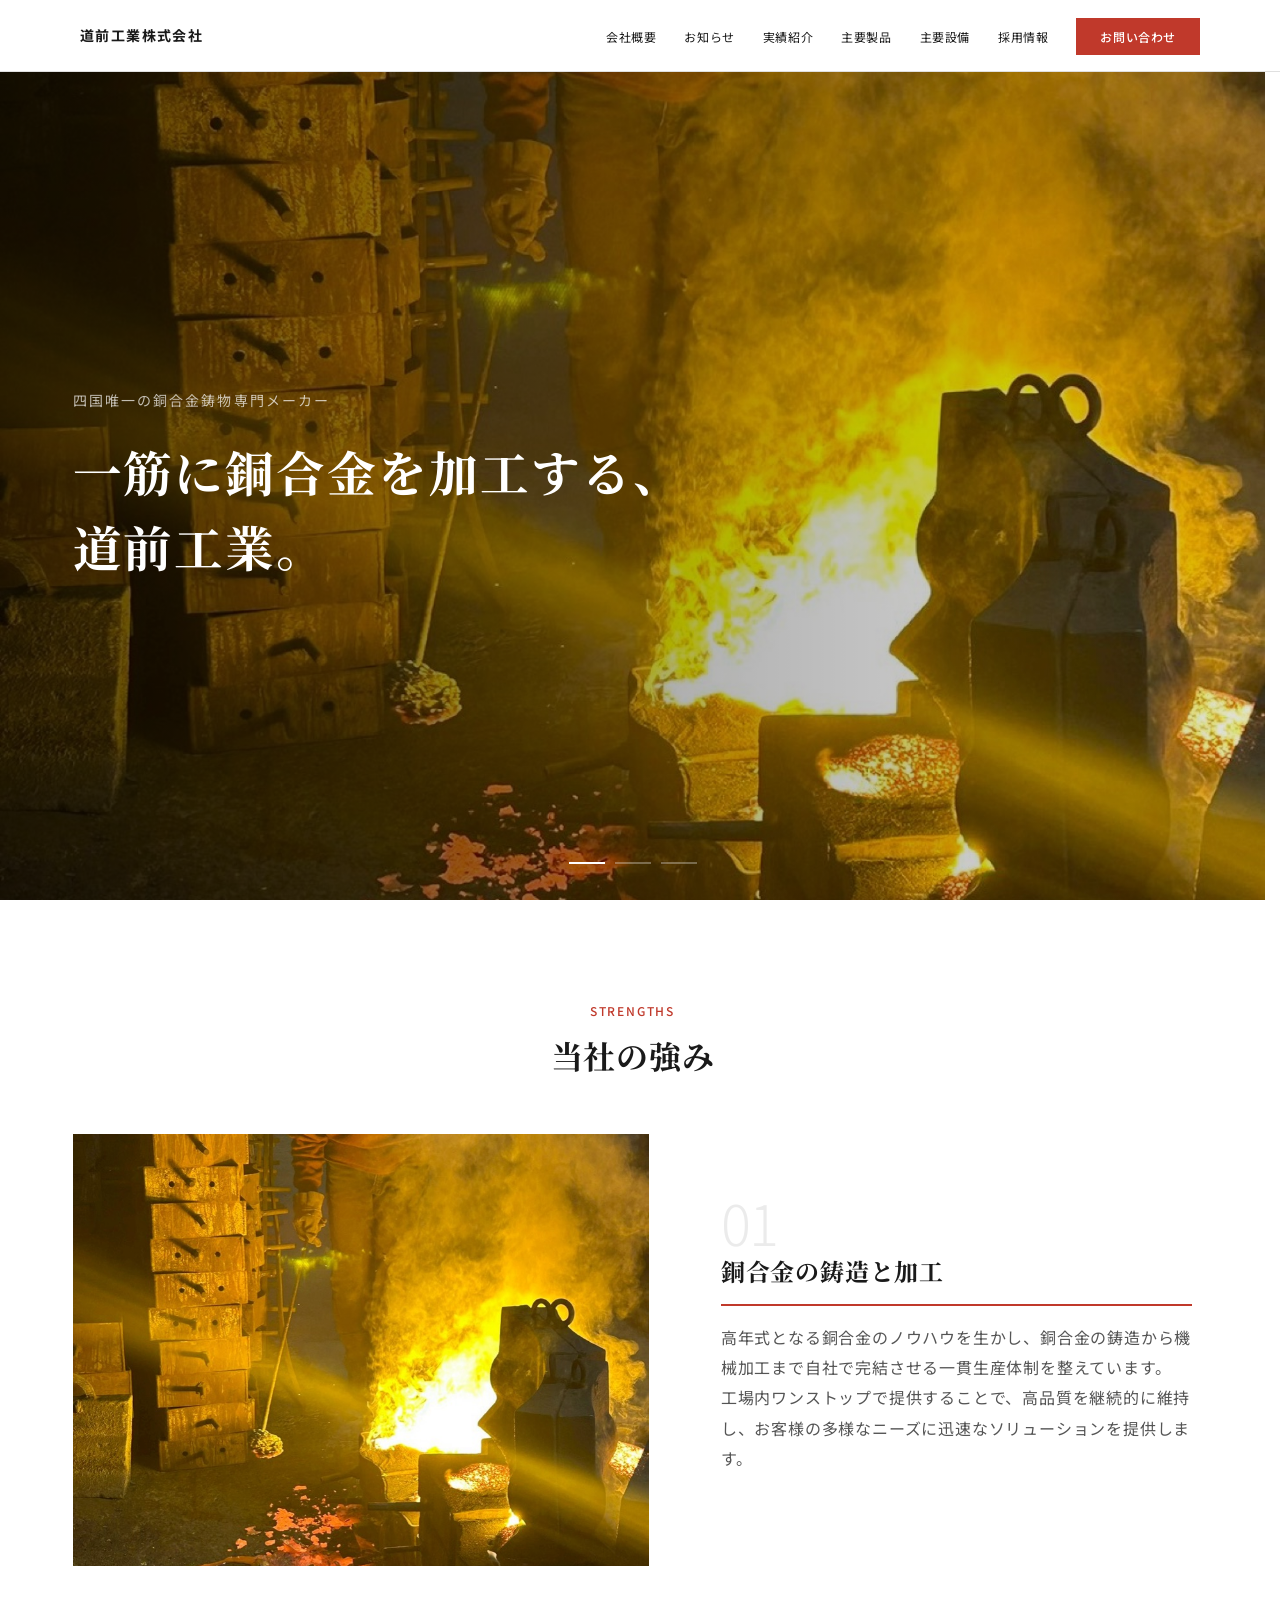
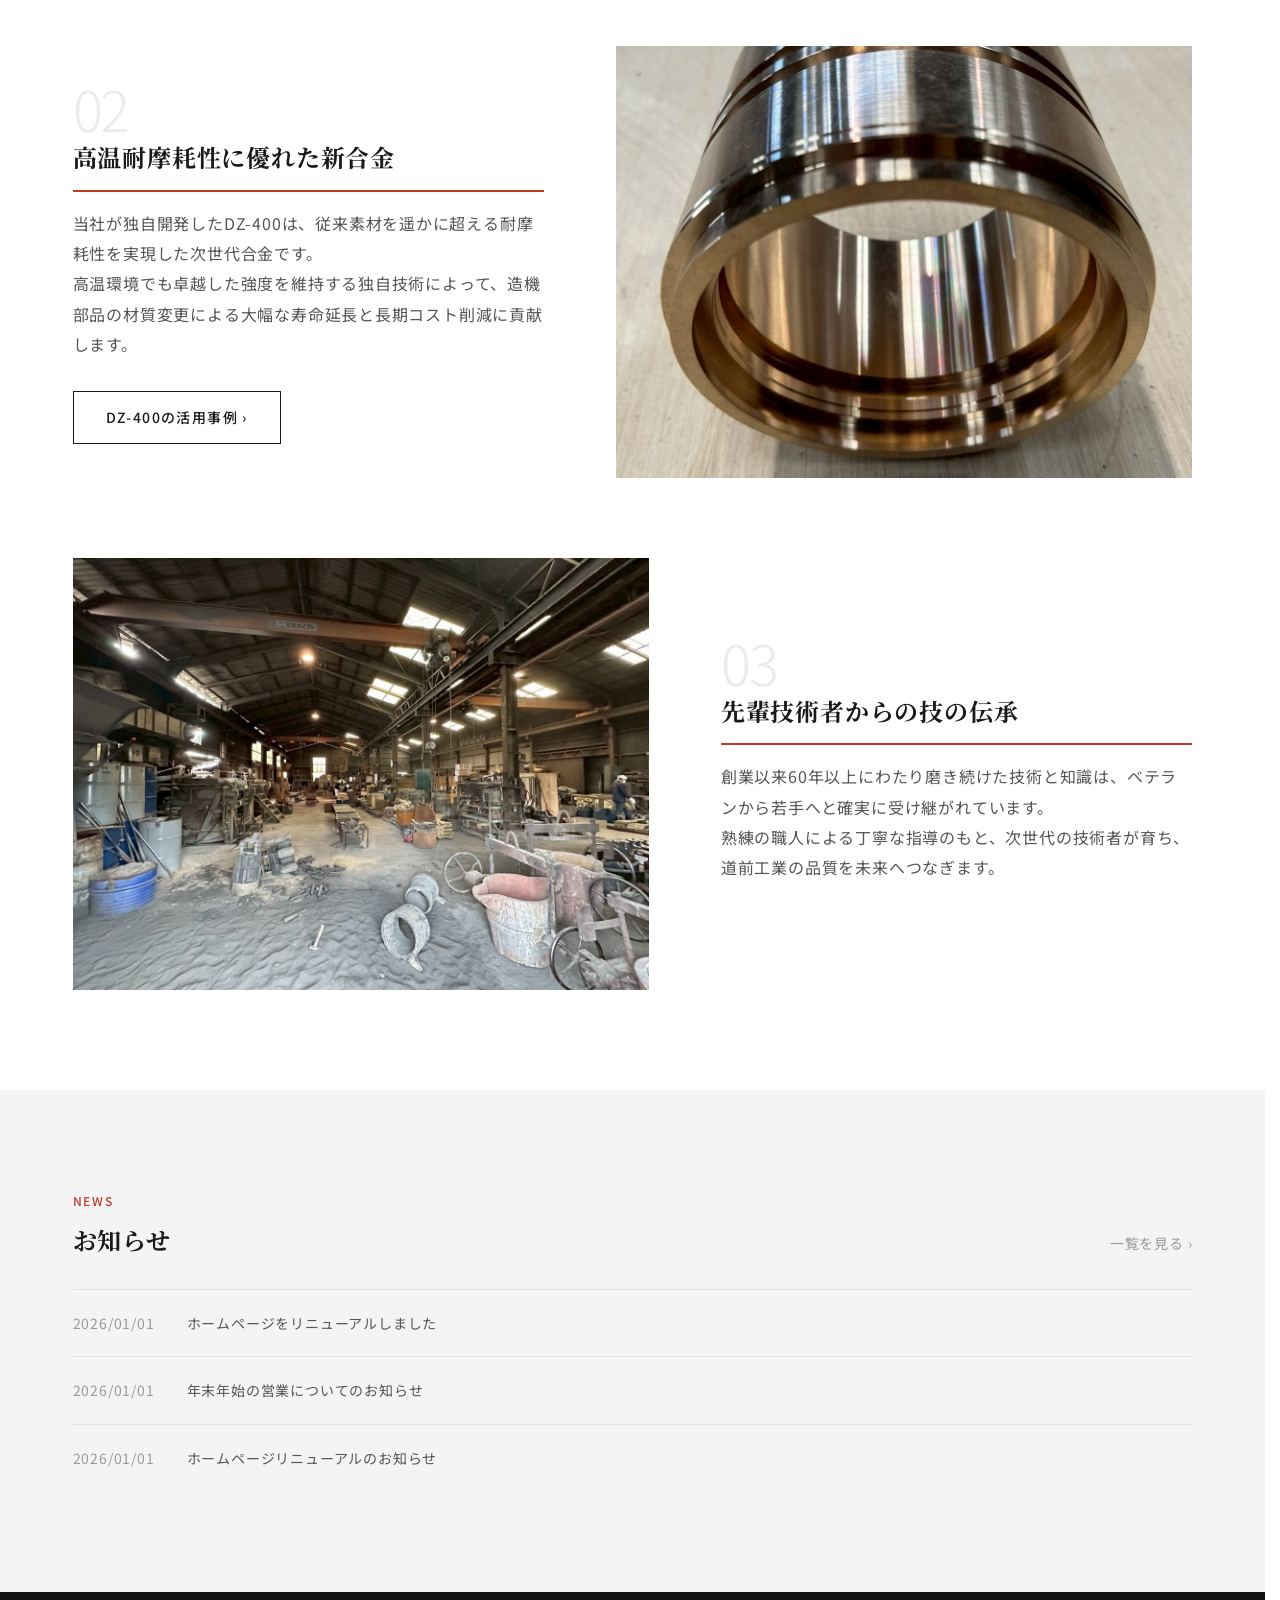
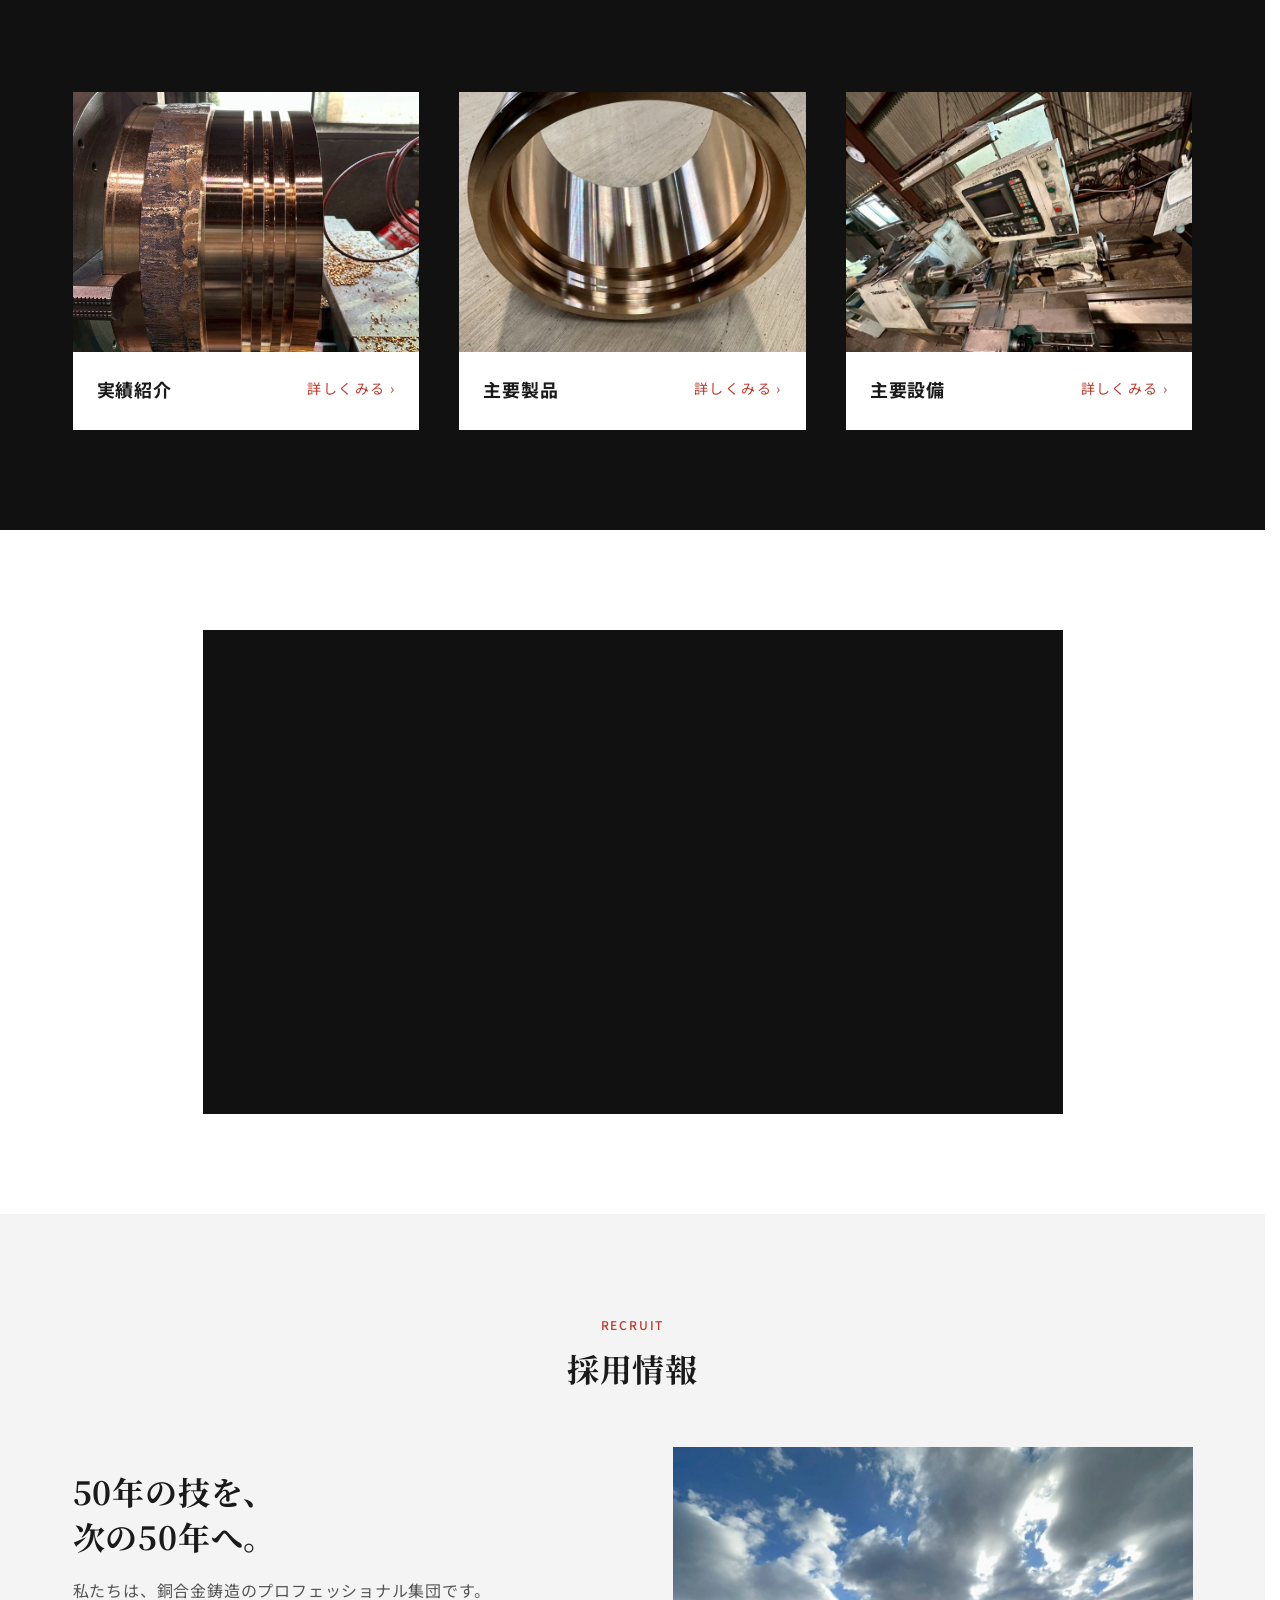
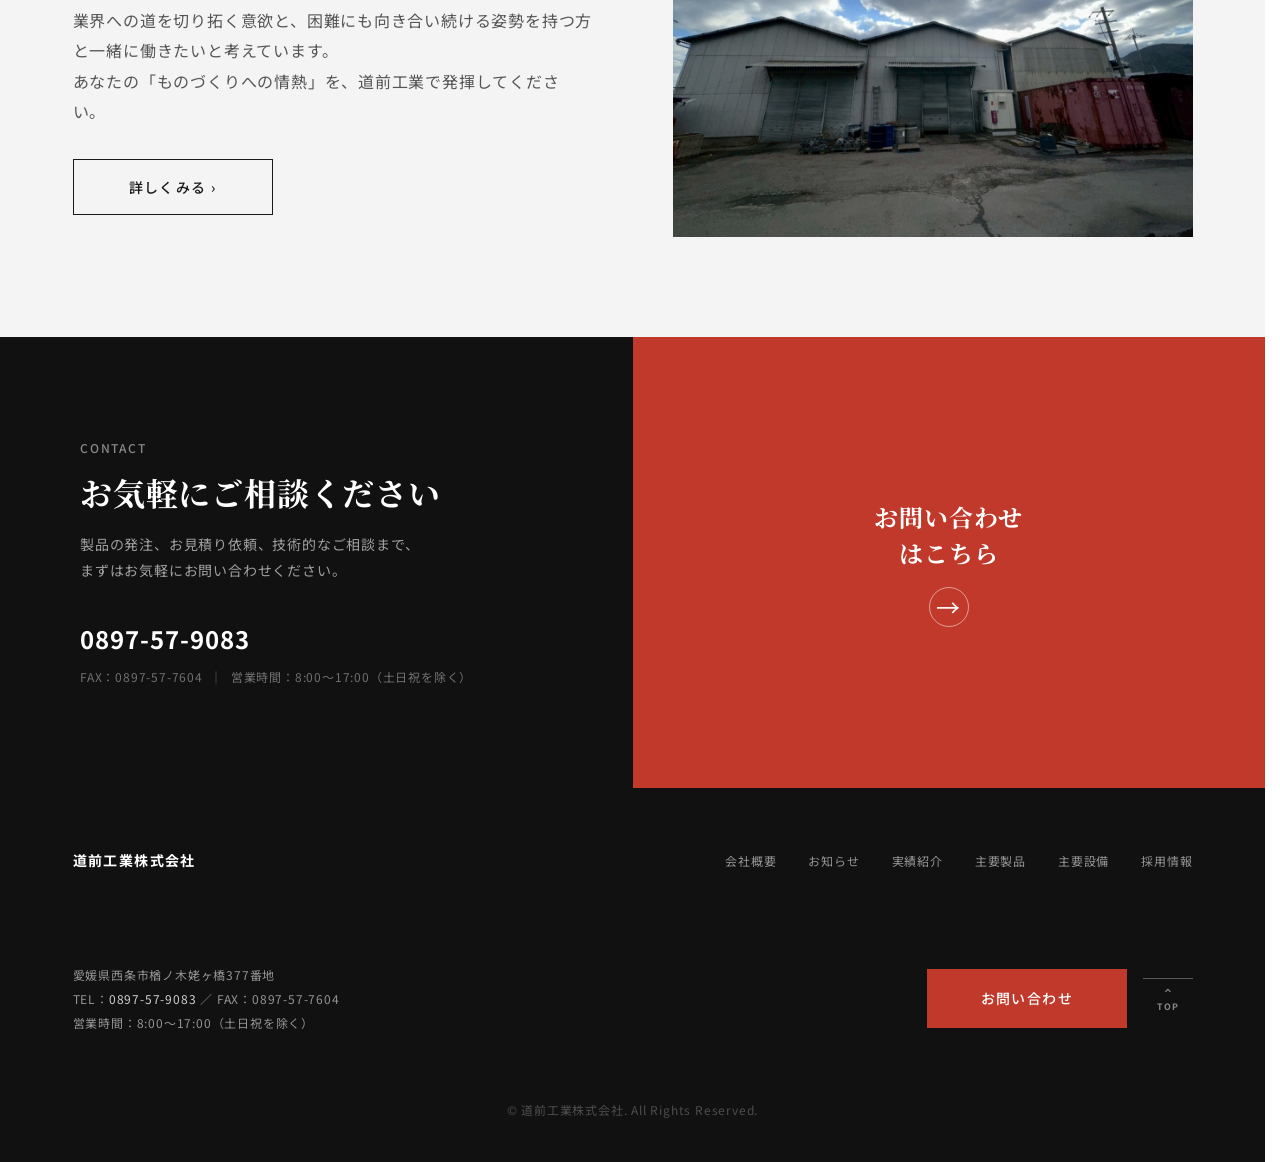
<file: index.html>
<!DOCTYPE html>
<html lang="ja">
<head>
  <meta charset="UTF-8">
  <meta name="viewport" content="width=device-width, initial-scale=1.0">
  <meta name="description" content="道前工業株式会社は愛媛県西条市にある四国唯一の銅合金鋳物専門メーカーです。創業以来60年以上にわたる高い技術力と品質で、お客様のものづくりを支えます。">
  <title>道前工業株式会社 | 四国唯一の銅合金鋳物専門メーカー</title>
  <link rel="preconnect" href="https://fonts.googleapis.com">
  <link rel="preconnect" href="https://fonts.gstatic.com" crossorigin>
  <link href="https://fonts.googleapis.com/css2?family=Noto+Sans+JP:wght@300;400;500;700&family=Noto+Serif+JP:wght@400;700&display=swap" rel="stylesheet">
  <link rel="stylesheet" href="css/style.css">
  <link rel="stylesheet" href="css/reset.css">
</head>
<body>

  <!-- ========== Header ========== -->
  <header class="site-header">
    <div class="header-inner container">

      <div class="site-logo">
        <a href="index.html">
          <!-- ロゴ画像: <img src="images/logo.svg" alt="道前工業株式会社"> -->
          <span class="logo-text">道前工業株式会社</span>
        </a>
      </div>

      <nav class="global-nav" aria-label="グローバルナビゲーション">
        <ul>
          <li><a href="about.html">会社概要</a></li>
          <li><a href="news.html">お知らせ</a></li>
          <li><a href="results.html">実績紹介</a></li>
            <li><a href="products.html">主要製品</a></li>
            <li><a href="equipment.html">主要設備</a></li>
          <li><a href="recruit.html">採用情報</a></li>
          <li><a href="contact.html" class="nav-contact">お問い合わせ</a></li>
        </ul>
      </nav>

      <button class="menu-toggle" aria-label="メニューを開く" aria-expanded="false">
        <span></span><span></span><span></span>
      </button>

    </div>
  </header>


  <main>

    <!-- ========== Hero ========== -->
    <section class="hero">

      <div class="hero-slider" aria-hidden="true">
        <div class="hero-slide active">
          <div class="slide-bg">
            <img src="images/hero-01.jpg" alt="鋳造作業風景">
          </div>
        </div>
        <div class="hero-slide">
          <div class="slide-bg">
            <img src="images/hero-02.jpg" alt="銅合金部品の旋削加工">
          </div>
        </div>
        <div class="hero-slide">
          <div class="slide-bg">
            <img src="images/hero-03.jpg" alt="銅合金ブッシュ完成品">
          </div>
        </div>
      </div>

      <div class="hero-overlay" aria-hidden="true"></div>

      <div class="hero-content">
        <p class="hero-sub">四国唯一の銅合金鋳物専門メーカー</p>
        <h1 class="hero-title">
          一筋に銅合金を加工する、<br>
          道前工業。
        </h1>
      </div>

      <div class="hero-indicators" role="tablist" aria-label="スライドインジケーター">
        <button class="indicator active" data-slide="0" role="tab" aria-label="スライド1"></button>
        <button class="indicator"        data-slide="1" role="tab" aria-label="スライド2"></button>
        <button class="indicator"        data-slide="2" role="tab" aria-label="スライド3"></button>
      </div>

    </section>


    <!-- ========== 当社の強み ========== -->
    <section class="sec-strengths">
      <div class="container">

        <div class="sec-head" data-animate>
          <span class="sec-label">Strengths</span>
          <h2 class="sec-title">当社の強み</h2>
        </div>

        <div class="strength-list">

          <!-- 強み 1 -->
          <div class="strength-item" data-animate>
            <div class="strength-img">
              <div class="placeholder-img" style="aspect-ratio: 4 / 3;">
                <img src="images/strength-01.jpg" alt="銅合金の鋳造と加工">
              </div>
            </div>
            <div class="strength-body">
              <span class="strength-num">01</span>
              <h3 class="strength-title">銅合金の鋳造と加工</h3>
              <p class="strength-text">
                高年式となる銅合金のノウハウを生かし、銅合金の鋳造から機械加工まで自社で完結させる一貫生産体制を整えています。<br>
                工場内ワンストップで提供することで、高品質を継続的に維持し、お客様の多様なニーズに迅速なソリューションを提供します。
              </p>
            </div>
          </div>

          <!-- 強み 2 -->
          <div class="strength-item reverse" data-animate>
            <div class="strength-img">
              <div class="placeholder-img" style="aspect-ratio: 4 / 3;">
                <img src="images/strength-02.jpg" alt="高温耐摩耗性に優れた新合金DZ-400の完成品">
              </div>
            </div>
            <div class="strength-body">
              <span class="strength-num">02</span>
              <h3 class="strength-title">高温耐摩耗性に優れた新合金</h3>
              <p class="strength-text">
                当社が独自開発したDZ-400は、従来素材を遥かに超える耐摩耗性を実現した次世代合金です。<br>
                高温環境でも卓越した強度を維持する独自技術によって、造機部品の材質変更による大幅な寿命延長と長期コスト削減に貢献します。
              </p>
              <a href="results.html" class="btn-strength-link">DZ-400の活用事例 &rsaquo;</a>
            </div>
          </div>

          <!-- 強み 3 -->
          <div class="strength-item" data-animate>
            <div class="strength-img">
              <div class="placeholder-img" style="aspect-ratio: 4 / 3;">
                <img src="images/strength-03.jpg" alt="工場内作業スペース全景">
              </div>
            </div>
            <div class="strength-body">
              <span class="strength-num">03</span>
              <h3 class="strength-title">先輩技術者からの技の伝承</h3>
              <p class="strength-text">
                創業以来60年以上にわたり磨き続けた技術と知識は、ベテランから若手へと確実に受け継がれています。<br>
                熟練の職人による丁寧な指導のもと、次世代の技術者が育ち、道前工業の品質を未来へつなぎます。
              </p>
            </div>
          </div>

        </div>
      </div>
    </section>


    <!-- ========== お知らせ ========== -->
    <section class="sec-news">
      <div class="container">

        <div class="sec-head-row" data-animate>
          <div>
            <span class="sec-label">News</span>
            <h2 class="sec-title" style="margin-bottom: 0;">お知らせ</h2>
          </div>
          <a href="news.html" class="btn-text">一覧を見る &rsaquo;</a>
        </div>

        <ul class="news-list">
          <li class="news-item" data-animate>
            <time class="news-date" datetime="2026-01-01">2026/01/01</time>
            <a href="news.html" class="news-link">ホームページをリニューアルしました</a>
          </li>
          <li class="news-item" data-animate data-delay="100">
            <time class="news-date" datetime="2026-01-01">2026/01/01</time>
            <a href="news.html" class="news-link">年末年始の営業についてのお知らせ</a>
          </li>
          <li class="news-item" data-animate data-delay="200">
            <time class="news-date" datetime="2026-01-01">2026/01/01</time>
            <a href="news.html" class="news-link">ホームページリニューアルのお知らせ</a>
          </li>
        </ul>

      </div>
    </section>


    <!-- ========== 実績・製品・設備 ========== -->
    <section class="sec-cards">
      <div class="container">

        <div class="cards-grid" data-animate>

          <a href="results.html" class="card">
            <div class="card-img">
              <div class="placeholder-img" style="aspect-ratio: 4 / 3;">
                <img src="images/card-results.jpg" alt="実績紹介">
              </div>
            </div>
            <div class="card-body">
              <h3 class="card-title">実績紹介</h3>
              <span class="card-more">詳しくみる &rsaquo;</span>
            </div>
          </a>

          <a href="products.html" class="card">
            <div class="card-img">
              <div class="placeholder-img" style="aspect-ratio: 4 / 3;">
                <img src="images/card-products.jpg" alt="主要製品">
              </div>
            </div>
            <div class="card-body">
              <h3 class="card-title">主要製品</h3>
              <span class="card-more">詳しくみる &rsaquo;</span>
            </div>
          </a>

          <a href="equipment.html" class="card">
            <div class="card-img">
              <div class="placeholder-img" style="aspect-ratio: 4 / 3;">
                <img src="images/card-equipment.jpg" alt="主要設備">
              </div>
            </div>
            <div class="card-body">
              <h3 class="card-title">主要設備</h3>
              <span class="card-more">詳しくみる &rsaquo;</span>
            </div>
          </a>

        </div>
      </div>
    </section>


    <!-- ========== YouTube ========== -->
    <section class="sec-youtube">
      <div class="container">
        <div class="youtube-wrap" data-animate>
          <div class="youtube-embed">
            <iframe
              src="https://www.youtube.com/embed/mRhByYGWBF0"
              title="道前工業株式会社 会社紹介"
              allow="accelerometer; autoplay; clipboard-write; encrypted-media; gyroscope; picture-in-picture"
              allowfullscreen>
            </iframe>
          </div>
        </div>
      </div>
    </section>


    <!-- ========== 採用情報 ========== -->
    <section class="sec-recruit">
      <div class="container">

        <div class="sec-head" data-animate>
          <span class="sec-label">Recruit</span>
          <h2 class="sec-title">採用情報</h2>
        </div>

        <div class="recruit-inner" data-animate>
          <div class="recruit-body">
            <h3 class="recruit-title">
              50年の技を、<br>
              次の50年へ。
            </h3>
            <p class="recruit-text">
              私たちは、銅合金鋳造のプロフェッショナル集団です。<br>
              業界への道を切り拓く意欲と、困難にも向き合い続ける姿勢を持つ方と一緒に働きたいと考えています。<br>
              あなたの「ものづくりへの情熱」を、道前工業で発揮してください。
            </p>
            <a href="recruit.html" class="btn-outline">詳しくみる &rsaquo;</a>
          </div>
          <div class="recruit-img">
            <div class="placeholder-img" style="aspect-ratio: 4 / 3;">
              <img src="images/recruit.jpg" alt="道前工業株式会社 工場外観">
            </div>
          </div>
        </div>

      </div>
    </section>


    <!-- ========== お問い合わせ CTA ========== -->
    <section class="sec-contact-cta">
      <div class="contact-cta-grid">

        <div class="contact-cta-info" data-animate>
          <span class="sec-label">Contact</span>
          <h2 class="contact-cta-title">お気軽にご相談ください</h2>
          <p class="contact-cta-lead">
            製品の発注、お見積り依頼、技術的なご相談まで、<br>
            まずはお気軽にお問い合わせください。
          </p>
          <div class="contact-cta-tel">
            <a href="tel:0897579083">0897-57-9083</a>
            <p class="contact-cta-sub">FAX：0897-57-7604 &nbsp;｜&nbsp; 営業時間：8:00〜17:00（土日祝を除く）</p>
          </div>
        </div>

        <a href="contact.html" class="contact-cta-action">
          <span class="contact-cta-action-text">お問い合わせ<br>はこちら</span>
          <span class="contact-cta-action-icon">&#8594;</span>
        </a>

      </div>
    </section>

  </main>


  <!-- ========== Footer ========== -->
  <footer class="site-footer">
    <div class="container">

      <div class="footer-top">
        <div class="footer-logo">
          <!-- <img src="images/logo-white.svg" alt="道前工業株式会社"> -->
          <span class="logo-text">道前工業株式会社</span>
        </div>
        <nav class="footer-nav" aria-label="フッターナビゲーション">
          <ul>
            <li><a href="about.html">会社概要</a></li>
            <li><a href="news.html">お知らせ</a></li>
            <li><a href="results.html">実績紹介</a></li>
            <li><a href="products.html">主要製品</a></li>
            <li><a href="equipment.html">主要設備</a></li>
            <li><a href="recruit.html">採用情報</a></li>
          </ul>
        </nav>
      </div>

      <div class="footer-bottom">
        <div class="footer-info">
          <p>愛媛県西条市楢ノ木姥ヶ橋377番地</p>
          <p>TEL：<a href="tel:0897579083">0897-57-9083</a> ／ FAX：0897-57-7604</p>
          <p>営業時間：8:00〜17:00（土日祝を除く）</p>
        </div>
        <a href="contact.html" class="footer-contact-btn">お問い合わせ</a>
        <button class="page-top-btn" onclick="window.scrollTo({top:0,behavior:'smooth'})" aria-label="ページトップへ戻る">
          <span class="page-top-arrow">&#8963;</span>
          <span class="page-top-text">TOP</span>
        </button>
      </div>

      <p class="copyright">&copy; 道前工業株式会社. All Rights Reserved.</p>

    </div>
  </footer>

  <script src="js/main.js"></script>
</body>
</html>
</file>
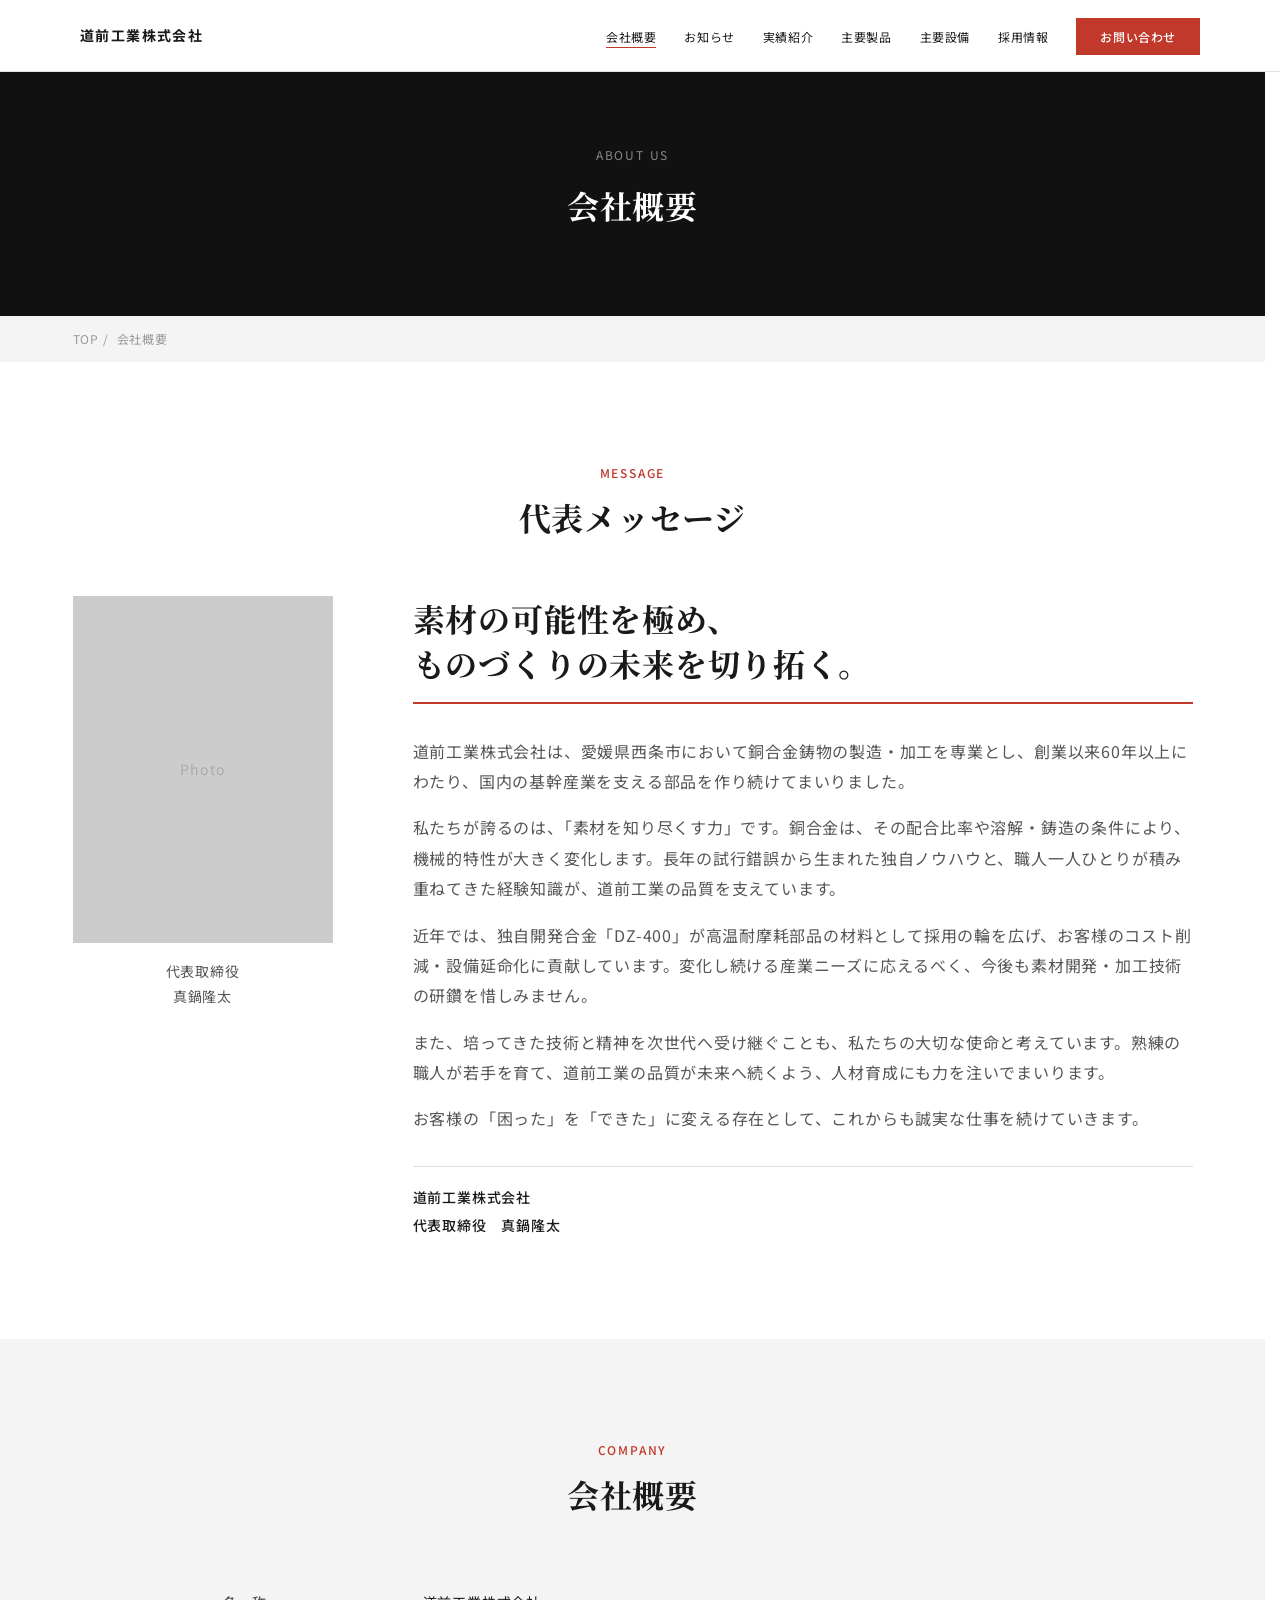
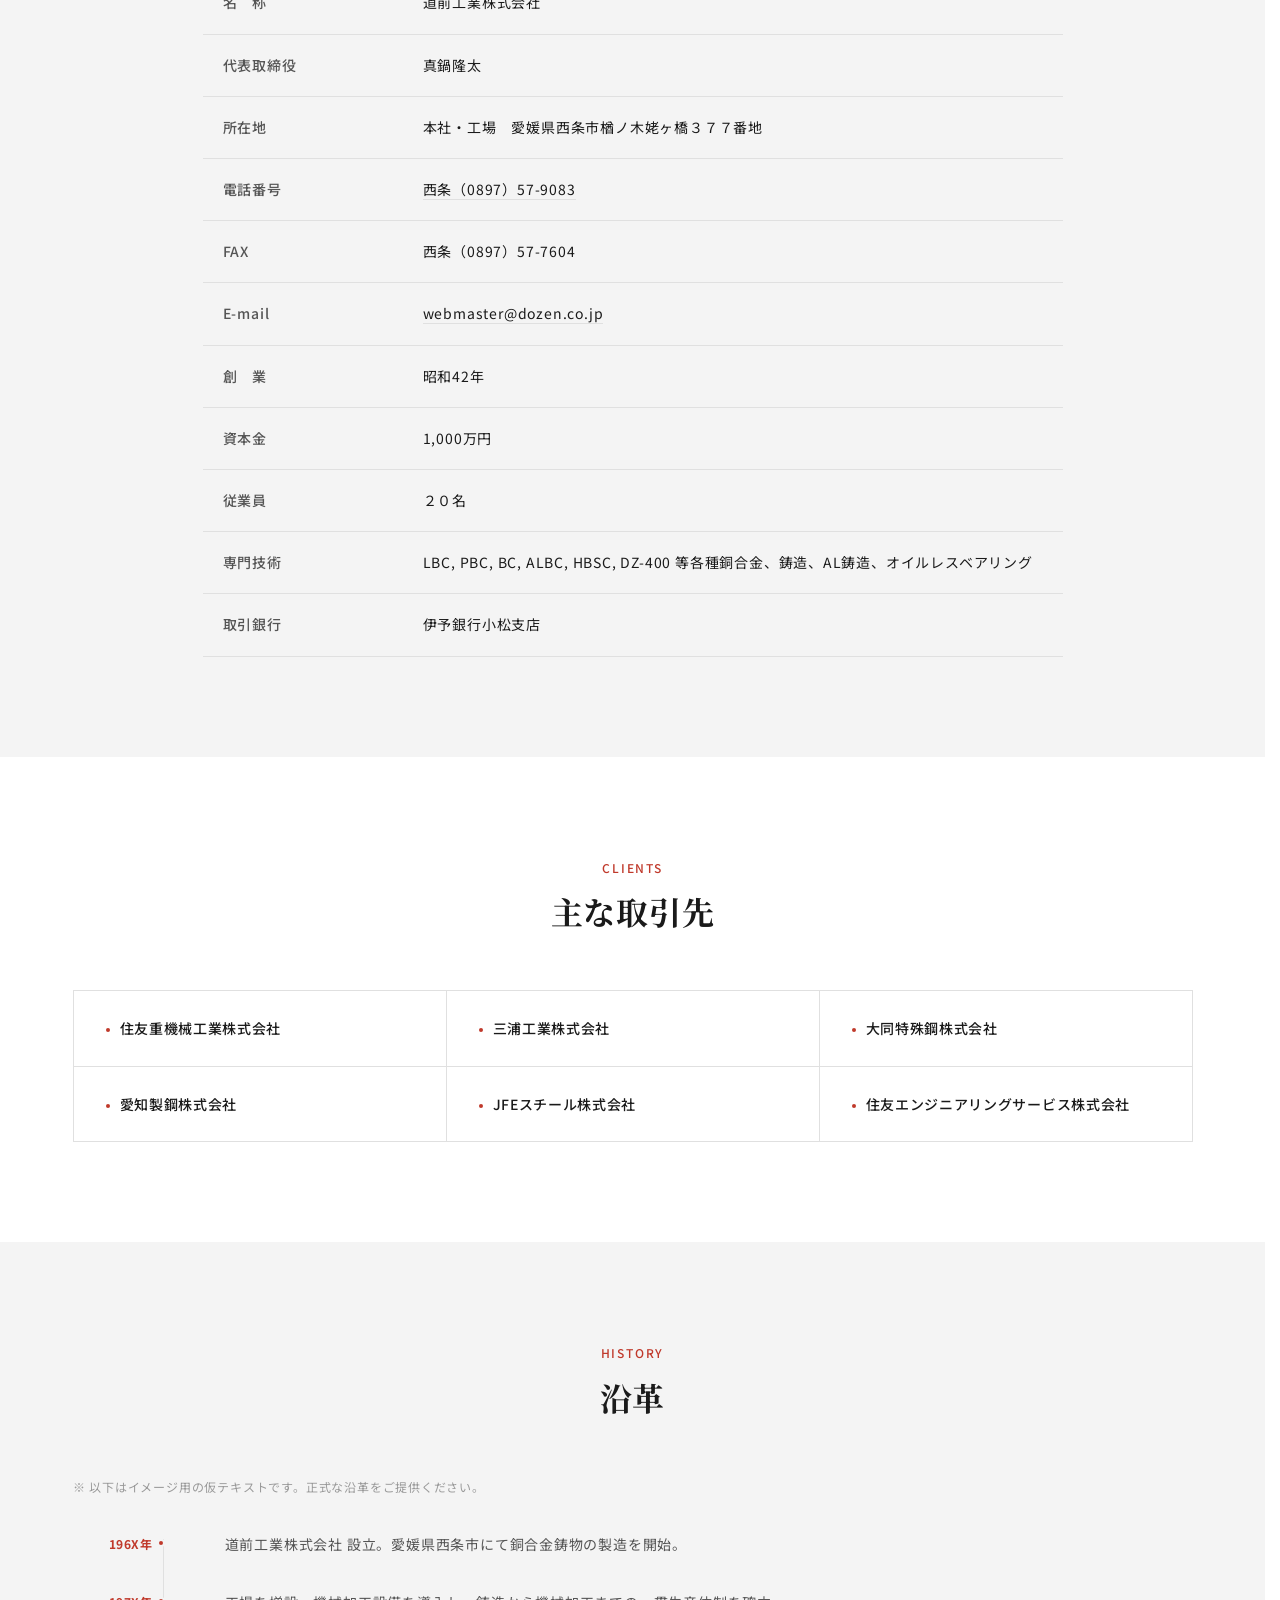
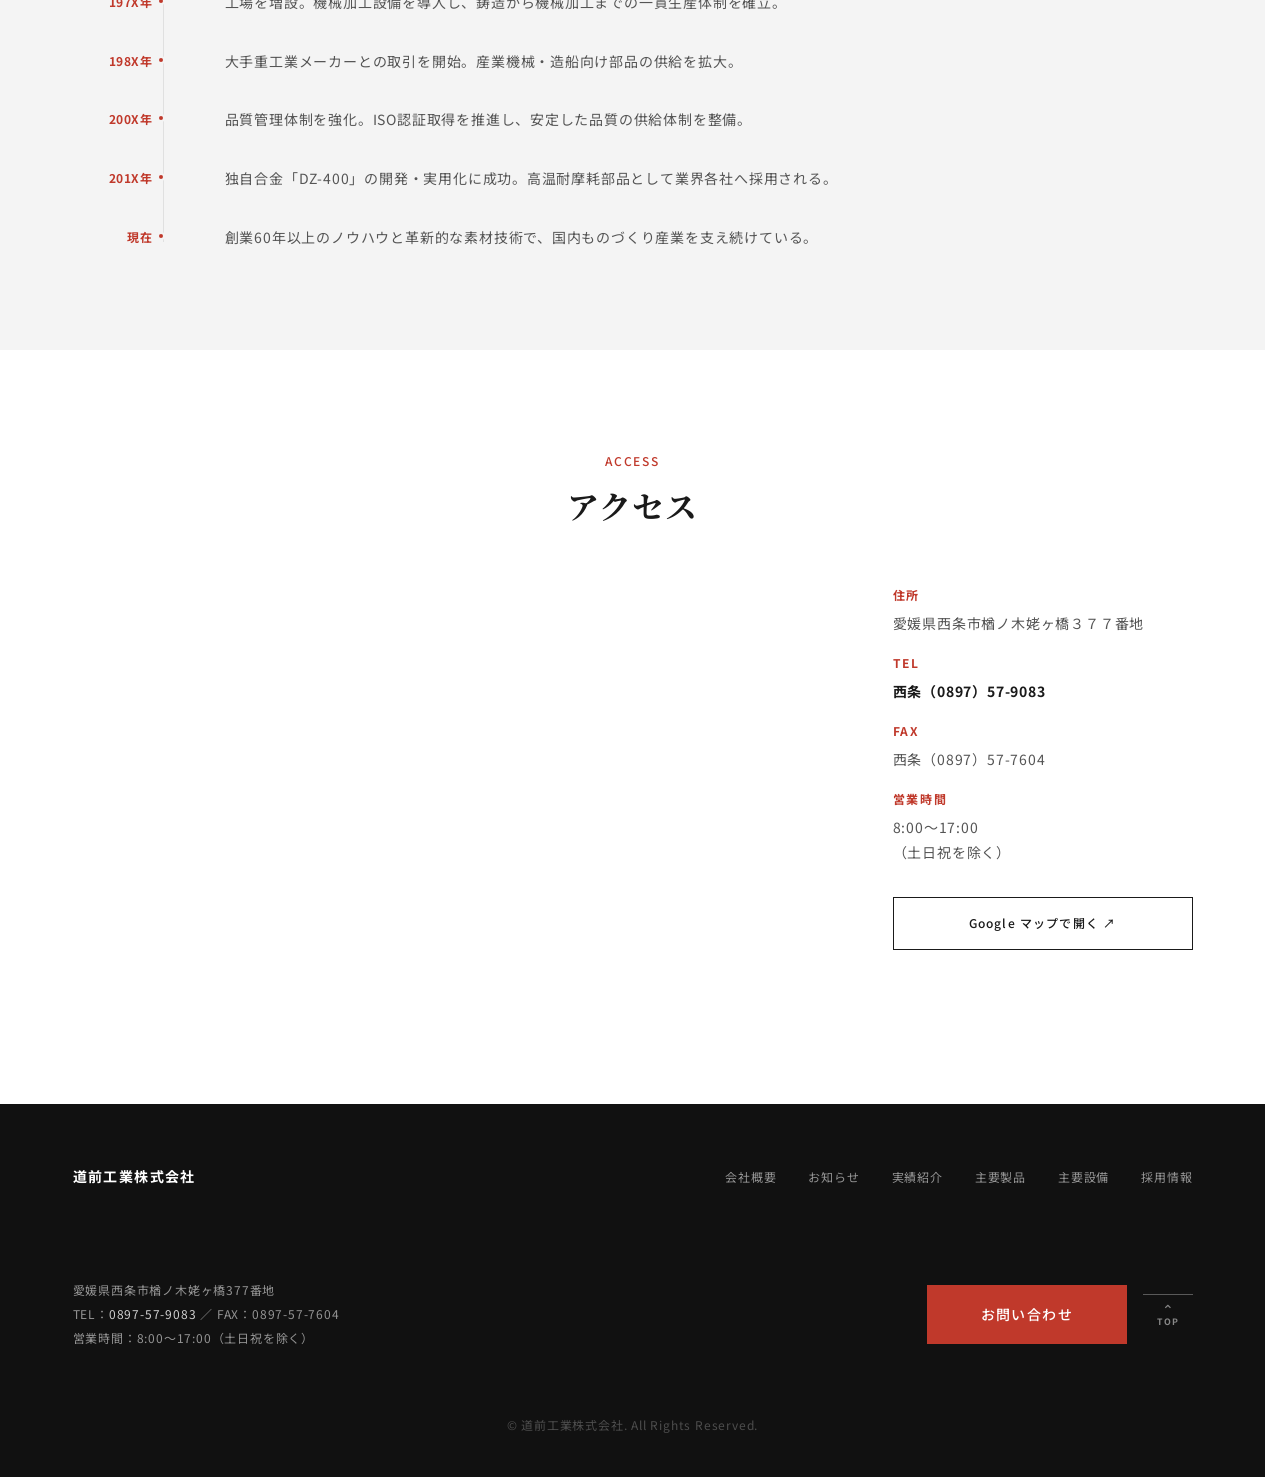
<file: about.html>
<!DOCTYPE html>
<html lang="ja">
<head>
  <meta charset="UTF-8">
  <meta name="viewport" content="width=device-width, initial-scale=1.0">
  <title>会社概要 | 道前工業株式会社</title>
  <link rel="preconnect" href="https://fonts.googleapis.com">
  <link rel="preconnect" href="https://fonts.gstatic.com" crossorigin>
  <link href="https://fonts.googleapis.com/css2?family=Noto+Sans+JP:wght@300;400;500;700&family=Noto+Serif+JP:wght@400;700&display=swap" rel="stylesheet">
  <link rel="stylesheet" href="css/style.css">
  <link rel="stylesheet" href="css/reset.css">
</head>
<body>

  <header class="site-header">
    <div class="header-inner container">
      <div class="site-logo">
        <a href="index.html"><span class="logo-text">道前工業株式会社</span></a>
      </div>
      <nav class="global-nav" aria-label="グローバルナビゲーション">
        <ul>
          <li><a href="about.html" class="current">会社概要</a></li>
          <li><a href="news.html">お知らせ</a></li>
          <li><a href="results.html">実績紹介</a></li>
            <li><a href="products.html">主要製品</a></li>
            <li><a href="equipment.html">主要設備</a></li>
          <li><a href="recruit.html">採用情報</a></li>
          <li><a href="contact.html" class="nav-contact">お問い合わせ</a></li>
        </ul>
      </nav>
      <button class="menu-toggle" aria-label="メニューを開く" aria-expanded="false">
        <span></span><span></span><span></span>
      </button>
    </div>
  </header>

  <div class="page-hero">
    <div class="container">
      <p class="page-hero-en">About Us</p>
      <h1 class="page-hero-title">会社概要</h1>
    </div>
  </div>

  <nav class="breadcrumb">
    <div class="container">
      <ol>
        <li><a href="index.html">TOP</a></li>
        <li>会社概要</li>
      </ol>
    </div>
  </nav>

  <main>

    <!-- ========== 代表メッセージ ========== -->
    <section class="sec-message">
      <div class="container">

        <div class="sec-head" data-animate>
          <span class="sec-label">Message</span>
          <h2 class="sec-title">代表メッセージ</h2>
        </div>

        <div class="message-inner" data-animate>
          <div class="message-photo">
            <div class="placeholder-img" style="aspect-ratio: 3 / 4;">
              <!-- <img src="images/president.jpg" alt="代表取締役 ○○ ○○"> -->
            </div>
            <p class="message-photo-caption">代表取締役<br>真鍋隆太</p>
          </div>
          <div class="message-body">
            <h3 class="message-title">
              素材の可能性を極め、<br>
              ものづくりの未来を切り拓く。
            </h3>
            <p class="message-text">
              道前工業株式会社は、愛媛県西条市において銅合金鋳物の製造・加工を専業とし、創業以来60年以上にわたり、国内の基幹産業を支える部品を作り続けてまいりました。
            </p>
            <p class="message-text">
              私たちが誇るのは、「素材を知り尽くす力」です。銅合金は、その配合比率や溶解・鋳造の条件により、機械的特性が大きく変化します。長年の試行錯誤から生まれた独自ノウハウと、職人一人ひとりが積み重ねてきた経験知識が、道前工業の品質を支えています。
            </p>
            <p class="message-text">
              近年では、独自開発合金「DZ-400」が高温耐摩耗部品の材料として採用の輪を広げ、お客様のコスト削減・設備延命化に貢献しています。変化し続ける産業ニーズに応えるべく、今後も素材開発・加工技術の研鑽を惜しみません。
            </p>
            <p class="message-text">
              また、培ってきた技術と精神を次世代へ受け継ぐことも、私たちの大切な使命と考えています。熟練の職人が若手を育て、道前工業の品質が未来へ続くよう、人材育成にも力を注いでまいります。
            </p>
            <p class="message-text">
              お客様の「困った」を「できた」に変える存在として、これからも誠実な仕事を続けていきます。
            </p>
            <p class="message-sign">道前工業株式会社<br>代表取締役　真鍋隆太</p>
          </div>
        </div>

      </div>
    </section>


    <!-- ========== 会社概要 ========== -->
    <section class="sec-company-info">
      <div class="container">

        <div class="sec-head" data-animate>
          <span class="sec-label">Company</span>
          <h2 class="sec-title">会社概要</h2>
        </div>

        <div class="company-table-wrap" data-animate>
          <table class="company-table">
            <tbody>
              <tr>
                <th>名　称</th>
                <td>道前工業株式会社</td>
              </tr>
              <tr>
                <th>代表取締役</th>
                <td>真鍋隆太</td>
              </tr>
              <tr>
                <th>所在地</th>
                <td>本社・工場　愛媛県西条市楢ノ木姥ヶ橋３７７番地</td>
              </tr>
              <tr>
                <th>電話番号</th>
                <td><a href="tel:0897579083">西条（0897）57-9083</a></td>
              </tr>
              <tr>
                <th>FAX</th>
                <td>西条（0897）57-7604</td>
              </tr>
              <tr>
                <th>E-mail</th>
                <td><a href="mailto:webmaster@dozen.co.jp">webmaster@dozen.co.jp</a></td>
              </tr>
              <tr>
                <th>創　業</th>
                <td>昭和42年</td>
              </tr>
              <tr>
                <th>資本金</th>
                <td>1,000万円</td>
              </tr>
              <tr>
                <th>従業員</th>
                <td>２０名</td>
              </tr>
              <tr>
                <th>専門技術</th>
                <td>LBC, PBC, BC, ALBC, HBSC, DZ-400 等各種銅合金、鋳造、AL鋳造、オイルレスベアリング</td>
              </tr>
              <tr>
                <th>取引銀行</th>
                <td>伊予銀行小松支店</td>
              </tr>
            </tbody>
          </table>
        </div>

      </div>
    </section>


    <!-- ========== 取引先企業 ========== -->
    <section class="sec-clients">
      <div class="container">

        <div class="sec-head" data-animate>
          <span class="sec-label">Clients</span>
          <h2 class="sec-title">主な取引先</h2>
        </div>

        <ul class="clients-list" data-animate>
          <li class="clients-item">住友重機械工業株式会社</li>
          <li class="clients-item">三浦工業株式会社</li>
          <li class="clients-item">大同特殊鋼株式会社</li>
          <li class="clients-item">愛知製鋼株式会社</li>
          <li class="clients-item">JFEスチール株式会社</li>
          <li class="clients-item">住友エンジニアリングサービス株式会社</li>
        </ul>

      </div>
    </section>


    <!-- ========== 沿革 ========== -->
    <section class="sec-history">
      <div class="container">

        <div class="sec-head" data-animate>
          <span class="sec-label">History</span>
          <h2 class="sec-title">沿革</h2>
        </div>

        <div class="history-note" data-animate>
          <p style="font-size: var(--fs-xs); color: var(--color-text-light); margin-bottom: var(--gap-md);">
            ※ 以下はイメージ用の仮テキストです。正式な沿革をご提供ください。
          </p>
        </div>

        <ol class="history-list">
          <li class="history-item" data-animate>
            <span class="history-year">196X年</span>
            <div class="history-content">
              <p class="history-event">道前工業株式会社 設立。愛媛県西条市にて銅合金鋳物の製造を開始。</p>
            </div>
          </li>
          <li class="history-item" data-animate data-delay="100">
            <span class="history-year">197X年</span>
            <div class="history-content">
              <p class="history-event">工場を増設。機械加工設備を導入し、鋳造から機械加工までの一貫生産体制を確立。</p>
            </div>
          </li>
          <li class="history-item" data-animate data-delay="200">
            <span class="history-year">198X年</span>
            <div class="history-content">
              <p class="history-event">大手重工業メーカーとの取引を開始。産業機械・造船向け部品の供給を拡大。</p>
            </div>
          </li>
          <li class="history-item" data-animate data-delay="300">
            <span class="history-year">200X年</span>
            <div class="history-content">
              <p class="history-event">品質管理体制を強化。ISO認証取得を推進し、安定した品質の供給体制を整備。</p>
            </div>
          </li>
          <li class="history-item" data-animate data-delay="400">
            <span class="history-year">201X年</span>
            <div class="history-content">
              <p class="history-event">独自合金「DZ-400」の開発・実用化に成功。高温耐摩耗部品として業界各社へ採用される。</p>
            </div>
          </li>
          <li class="history-item" data-animate data-delay="500">
            <span class="history-year">現在</span>
            <div class="history-content">
              <p class="history-event">創業60年以上のノウハウと革新的な素材技術で、国内ものづくり産業を支え続けている。</p>
            </div>
          </li>
        </ol>

      </div>
    </section>


    <!-- ========== アクセス ========== -->
    <section class="sec-access">
      <div class="container">

        <div class="sec-head" data-animate>
          <span class="sec-label">Access</span>
          <h2 class="sec-title">アクセス</h2>
        </div>

        <div class="access-inner" data-animate>
          <div class="access-map">
            <iframe
              src="https://www.google.com/maps?q=愛媛県西条市楢ノ木姥ヶ橋377番地&output=embed&z=16"
              width="100%"
              height="420"
              frameborder="0"
              style="border:0; display:block;"
              allowfullscreen
              loading="lazy"
              title="道前工業株式会社 地図">
            </iframe>
          </div>
          <div class="access-info">
            <dl class="access-dl">
              <dt>住所</dt>
              <dd>愛媛県西条市楢ノ木姥ヶ橋３７７番地</dd>
              <dt>TEL</dt>
              <dd><a href="tel:0897579083">西条（0897）57-9083</a></dd>
              <dt>FAX</dt>
              <dd>西条（0897）57-7604</dd>
              <dt>営業時間</dt>
              <dd>8:00〜17:00<br>（土日祝を除く）</dd>
            </dl>
            <a
              href="https://maps.app.goo.gl/UxyDGd888kChXFpB9"
              target="_blank"
              rel="noopener noreferrer"
              class="btn-outline access-map-btn">
              Google マップで開く ↗
            </a>
          </div>
        </div>

      </div>
    </section>

  </main>


  <!-- ========== Footer ========== -->
  <footer class="site-footer">
    <div class="container">

      <div class="footer-top">
        <div class="footer-logo">
          <!-- <img src="images/logo-white.svg" alt="道前工業株式会社"> -->
          <span class="logo-text">道前工業株式会社</span>
        </div>
        <nav class="footer-nav" aria-label="フッターナビゲーション">
          <ul>
            <li><a href="about.html">会社概要</a></li>
            <li><a href="news.html">お知らせ</a></li>
            <li><a href="results.html">実績紹介</a></li>
            <li><a href="products.html">主要製品</a></li>
            <li><a href="equipment.html">主要設備</a></li>
            <li><a href="recruit.html">採用情報</a></li>
          </ul>
        </nav>
      </div>

      <div class="footer-bottom">
        <div class="footer-info">
          <p>愛媛県西条市楢ノ木姥ヶ橋377番地</p>
          <p>TEL：<a href="tel:0897579083">0897-57-9083</a> ／ FAX：0897-57-7604</p>
          <p>営業時間：8:00〜17:00（土日祝を除く）</p>
        </div>
        <a href="contact.html" class="footer-contact-btn">お問い合わせ</a>
        <button class="page-top-btn" onclick="window.scrollTo({top:0,behavior:'smooth'})" aria-label="ページトップへ戻る">
          <span class="page-top-arrow">&#8963;</span>
          <span class="page-top-text">TOP</span>
        </button>
      </div>

      <p class="copyright">&copy; 道前工業株式会社. All Rights Reserved.</p>

    </div>
  </footer>

  <script src="js/main.js"></script>
</body>
</html>
</file>
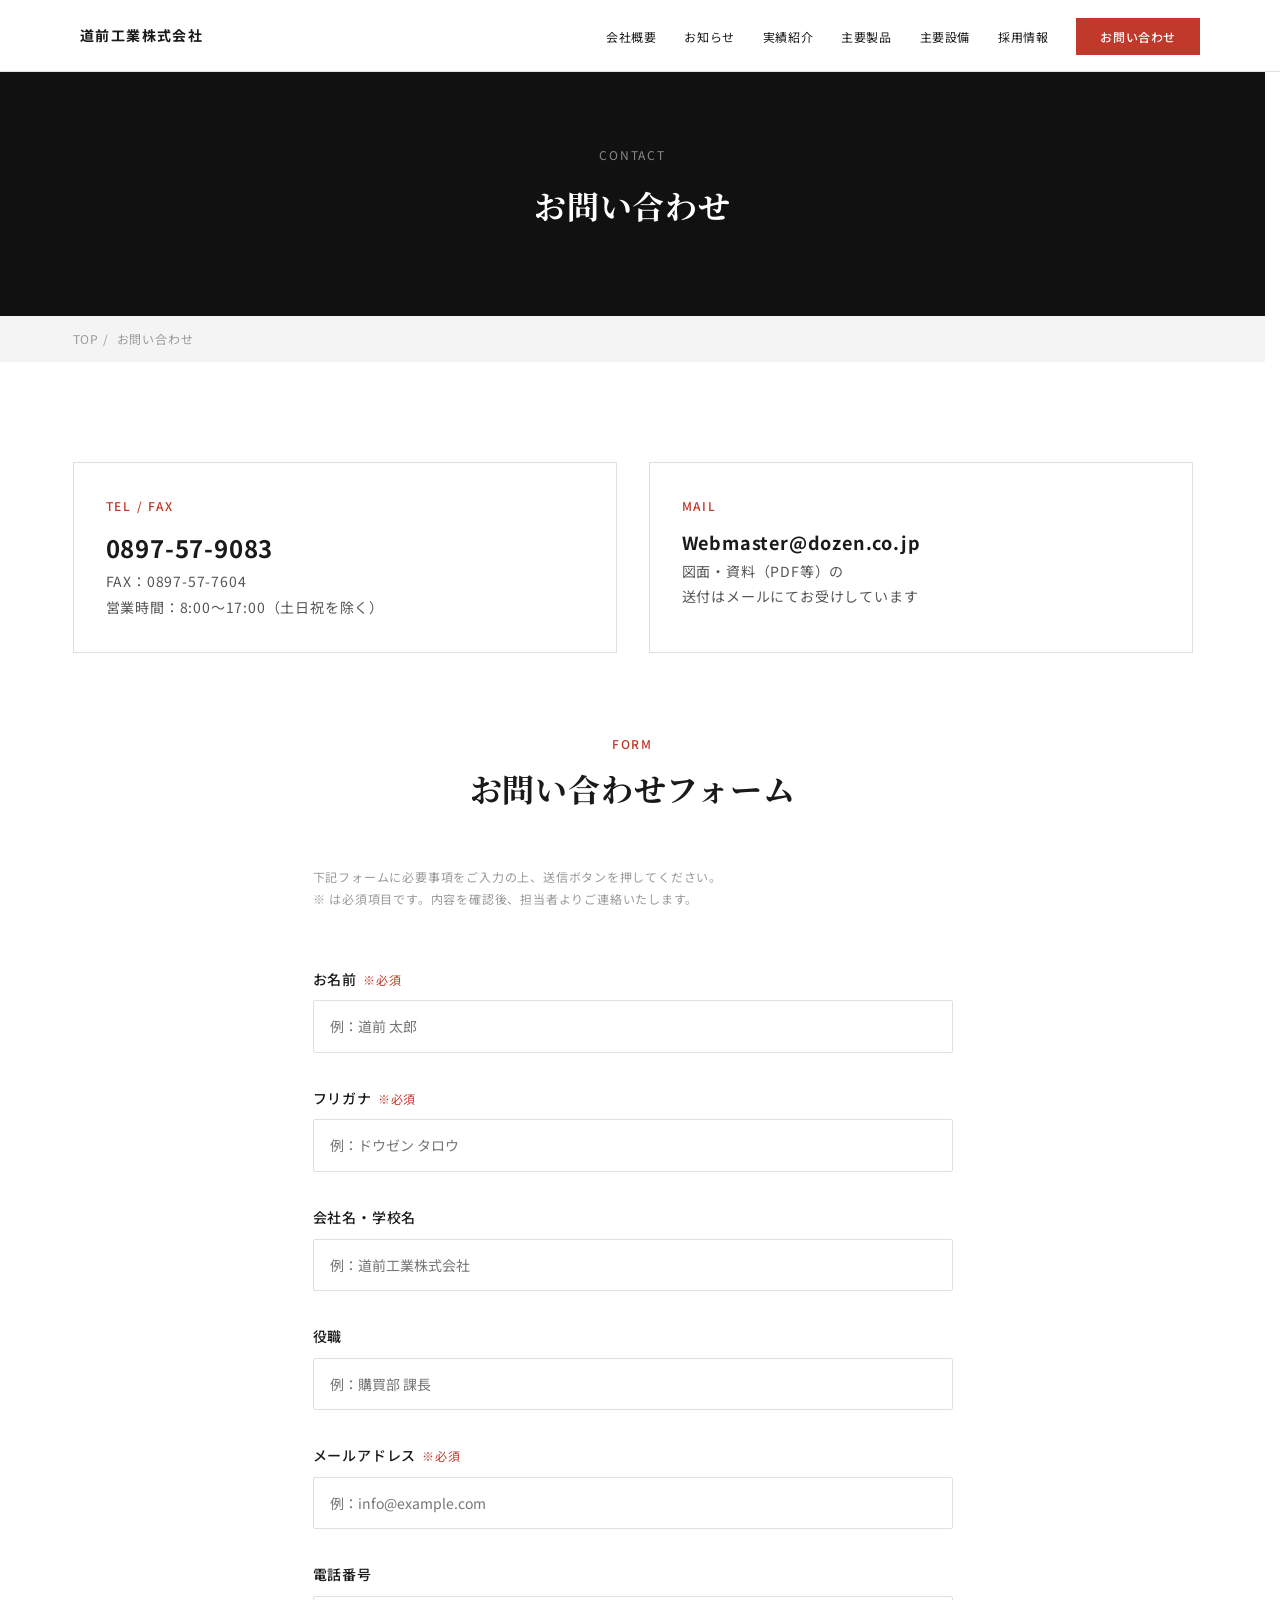
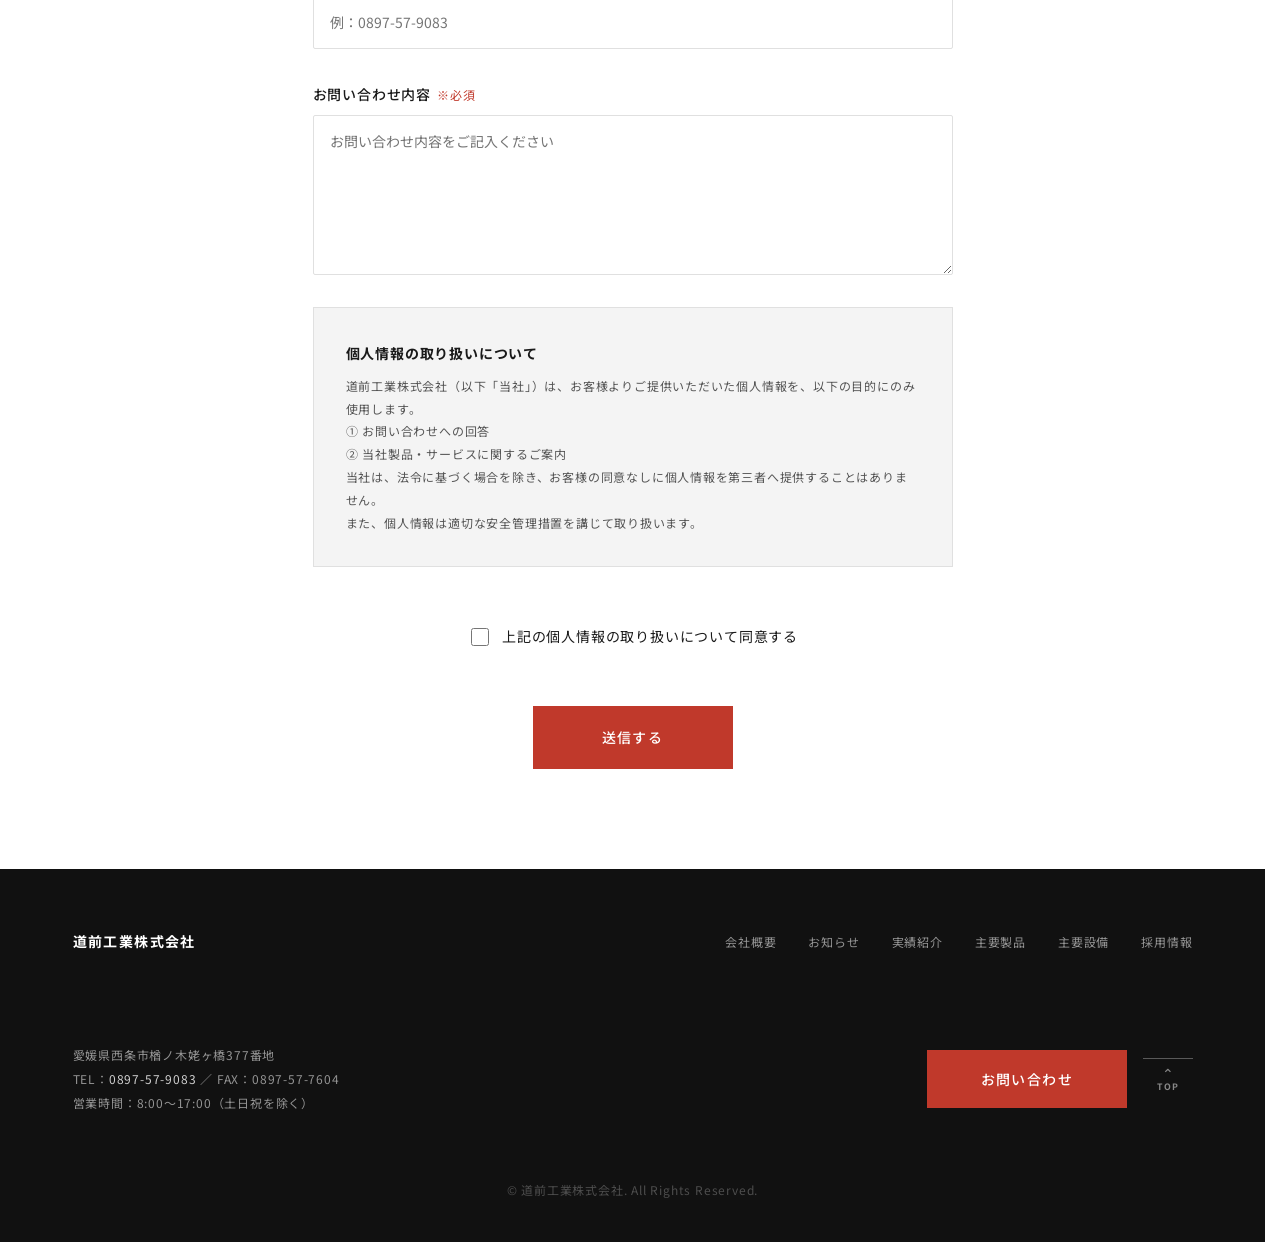
<file: contact.html>
<!DOCTYPE html>
<html lang="ja">
<head>
  <meta charset="UTF-8">
  <meta name="viewport" content="width=device-width, initial-scale=1.0">
  <title>お問い合わせ | 道前工業株式会社</title>
  <link rel="preconnect" href="https://fonts.googleapis.com">
  <link rel="preconnect" href="https://fonts.gstatic.com" crossorigin>
  <link href="https://fonts.googleapis.com/css2?family=Noto+Sans+JP:wght@300;400;500;700&family=Noto+Serif+JP:wght@400;700&display=swap" rel="stylesheet">
  <link rel="stylesheet" href="css/style.css">
  <link rel="stylesheet" href="css/reset.css">
</head>
<body>

  <header class="site-header">
    <div class="header-inner container">
      <div class="site-logo">
        <a href="index.html">
          <span class="logo-text">道前工業株式会社</span>
        </a>
      </div>
      <nav class="global-nav" aria-label="グローバルナビゲーション">
        <ul>
          <li><a href="about.html">会社概要</a></li>
          <li><a href="news.html">お知らせ</a></li>
          <li><a href="results.html">実績紹介</a></li>
            <li><a href="products.html">主要製品</a></li>
            <li><a href="equipment.html">主要設備</a></li>
          <li><a href="recruit.html">採用情報</a></li>
          <li><a href="contact.html" class="nav-contact">お問い合わせ</a></li>
        </ul>
      </nav>
      <button class="menu-toggle" aria-label="メニューを開く" aria-expanded="false">
        <span></span><span></span><span></span>
      </button>
    </div>
  </header>

  <div class="page-hero">
    <div class="container">
      <p class="page-hero-en">Contact</p>
      <h1 class="page-hero-title">お問い合わせ</h1>
    </div>
  </div>

  <nav class="breadcrumb">
    <div class="container">
      <ol>
        <li><a href="index.html">TOP</a></li>
        <li>お問い合わせ</li>
      </ol>
    </div>
  </nav>

  <main>
    <section>
      <div class="container">

        <!-- 連絡先情報 -->
        <div class="contact-info-block" data-animate>

          <div class="contact-info-item">
            <h3>TEL / FAX</h3>
            <p>
              <a href="tel:0897579083"><strong>0897-57-9083</strong></a>
              FAX：0897-57-7604<br>
              営業時間：8:00〜17:00（土日祝を除く）
            </p>
          </div>

          <div class="contact-info-item">
            <h3>MAIL</h3>
            <p>
              <a href="mailto:Webmaster@dozen.co.jp"><strong style="font-size: var(--fs-md);">Webmaster@dozen.co.jp</strong></a>
              図面・資料（PDF等）の<br>送付はメールにてお受けしています
            </p>
          </div>

        </div>

        <!-- フォームタイトル -->
        <div class="sec-head" data-animate>
          <span class="sec-label">Form</span>
          <h2 class="sec-title">お問い合わせフォーム</h2>
        </div>

        <div class="form-wrap">

        <p class="form-note" data-animate>
          下記フォームに必要事項をご入力の上、送信ボタンを押してください。<br>
          ※ は必須項目です。内容を確認後、担当者よりご連絡いたします。
        </p>

        <form action="#" method="post" data-animate>

          <div class="form-group">
            <label for="name">お名前<span class="required">※必須</span></label>
            <input type="text" id="name" name="name" placeholder="例：道前 太郎" required>
          </div>

          <div class="form-group">
            <label for="kana">フリガナ<span class="required">※必須</span></label>
            <input type="text" id="kana" name="kana" placeholder="例：ドウゼン タロウ" required>
          </div>

          <div class="form-group">
            <label for="company">会社名・学校名</label>
            <input type="text" id="company" name="company" placeholder="例：道前工業株式会社">
          </div>

          <div class="form-group">
            <label for="position">役職</label>
            <input type="text" id="position" name="position" placeholder="例：購買部 課長">
          </div>

          <div class="form-group">
            <label for="email">メールアドレス<span class="required">※必須</span></label>
            <input type="email" id="email" name="email" placeholder="例：info@example.com" required>
          </div>

          <div class="form-group">
            <label for="tel">電話番号</label>
            <input type="tel" id="tel" name="tel" placeholder="例：0897-57-9083">
          </div>

          <div class="form-group">
            <label for="message">お問い合わせ内容<span class="required">※必須</span></label>
            <textarea id="message" name="message" placeholder="お問い合わせ内容をご記入ください" required></textarea>
          </div>

          <!-- プライバシーポリシー -->
          <div class="privacy-block" data-animate>
            <h3>個人情報の取り扱いについて</h3>
            <p>
              道前工業株式会社（以下「当社」）は、お客様よりご提供いただいた個人情報を、以下の目的にのみ使用します。<br>
              ① お問い合わせへの回答<br>
              ② 当社製品・サービスに関するご案内<br>
              当社は、法令に基づく場合を除き、お客様の同意なしに個人情報を第三者へ提供することはありません。<br>
              また、個人情報は適切な安全管理措置を講じて取り扱います。
            </p>
          </div>

          <label class="form-agree">
            <input type="checkbox" name="agree" required>
            上記の個人情報の取り扱いについて同意する
          </label>

          <div class="form-submit">
            <button type="submit" class="btn-primary">送信する</button>
          </div>

        </form>

        </div><!-- /.form-wrap -->

      </div>
    </section>
  </main>


  <!-- ========== Footer ========== -->
  <footer class="site-footer">
    <div class="container">

      <div class="footer-top">
        <div class="footer-logo">
          <span class="logo-text">道前工業株式会社</span>
        </div>
        <nav class="footer-nav" aria-label="フッターナビゲーション">
          <ul>
            <li><a href="about.html">会社概要</a></li>
            <li><a href="news.html">お知らせ</a></li>
            <li><a href="results.html">実績紹介</a></li>
            <li><a href="products.html">主要製品</a></li>
            <li><a href="equipment.html">主要設備</a></li>
            <li><a href="recruit.html">採用情報</a></li>
          </ul>
        </nav>
      </div>

      <div class="footer-bottom">
        <div class="footer-info">
          <p>愛媛県西条市楢ノ木姥ヶ橋377番地</p>
          <p>TEL：<a href="tel:0897579083">0897-57-9083</a> ／ FAX：0897-57-7604</p>
          <p>営業時間：8:00〜17:00（土日祝を除く）</p>
        </div>
        <a href="contact.html" class="footer-contact-btn">お問い合わせ</a>
        <button class="page-top-btn" onclick="window.scrollTo({top:0,behavior:'smooth'})" aria-label="ページトップへ戻る">
          <span class="page-top-arrow">&#8963;</span>
          <span class="page-top-text">TOP</span>
        </button>
      </div>

      <p class="copyright">&copy; 道前工業株式会社. All Rights Reserved.</p>

    </div>
  </footer>

  <script src="js/main.js"></script>
</body>
</html>
</file>
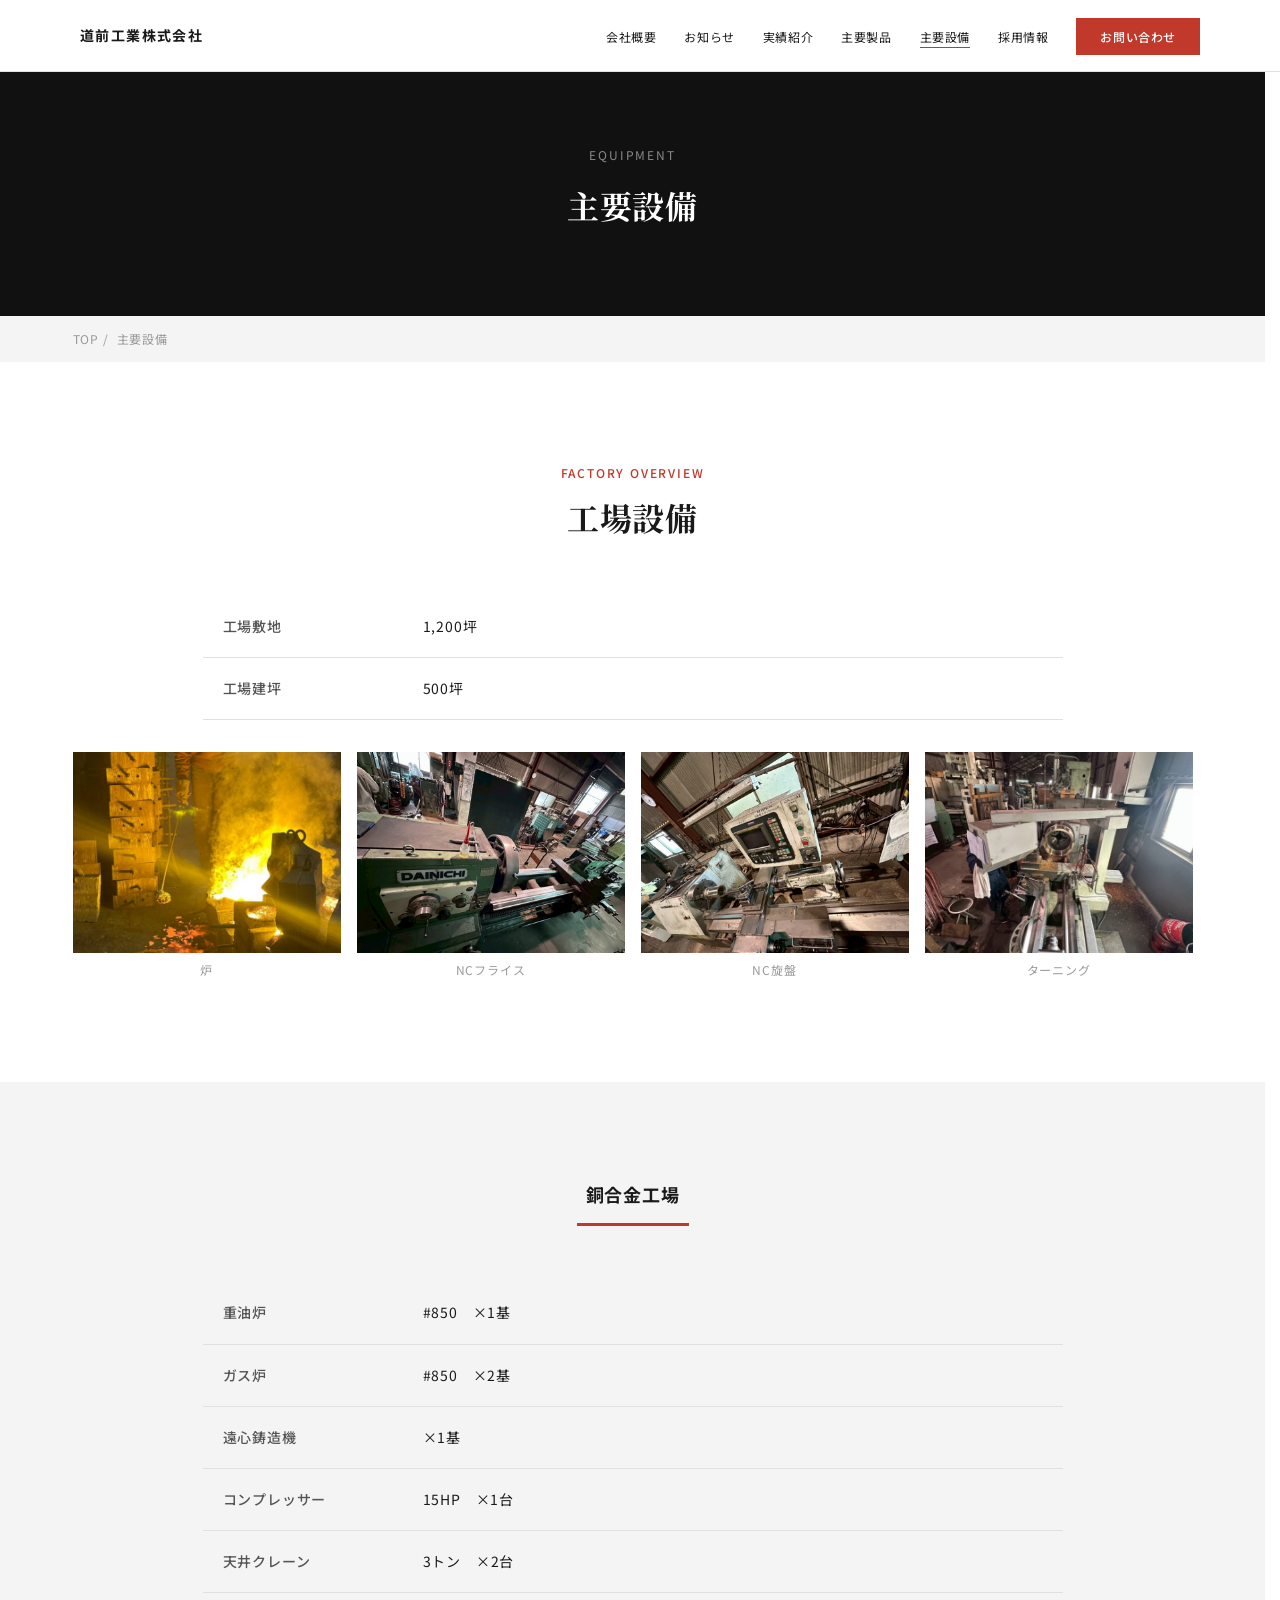
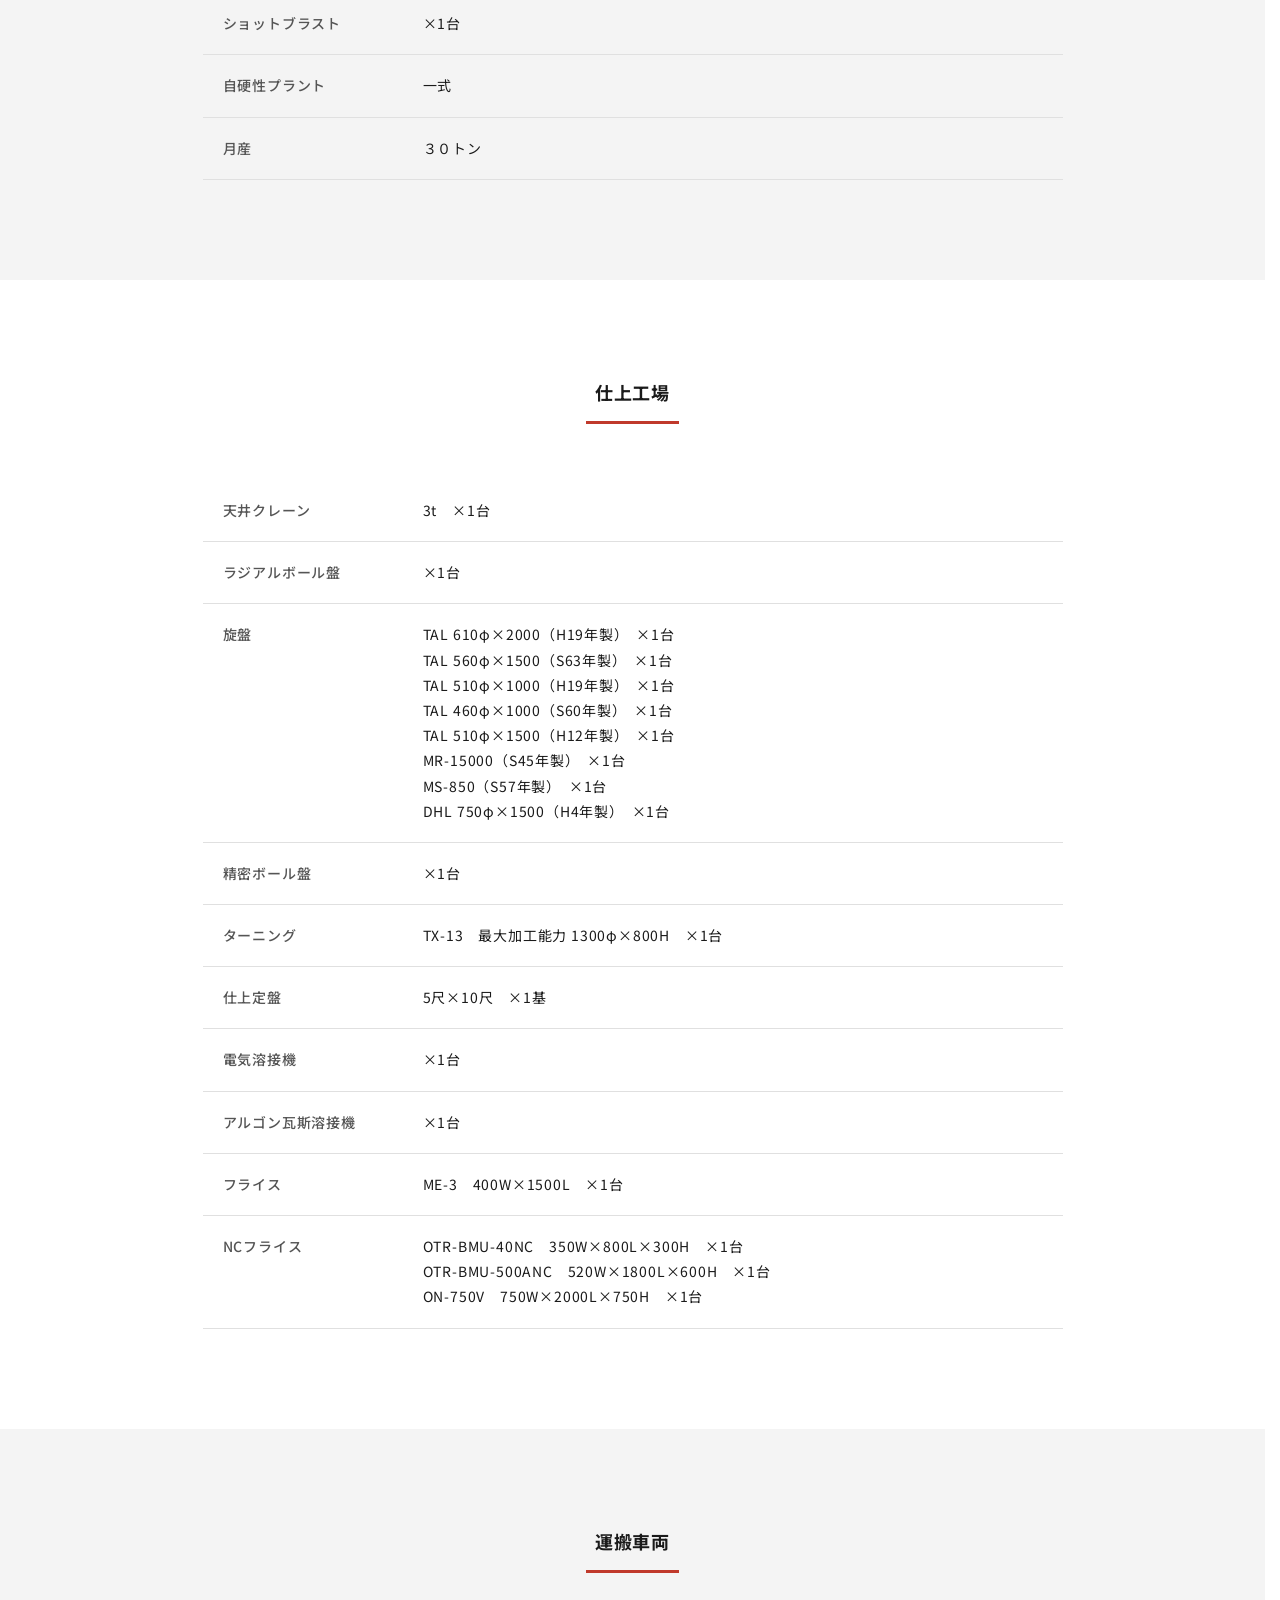
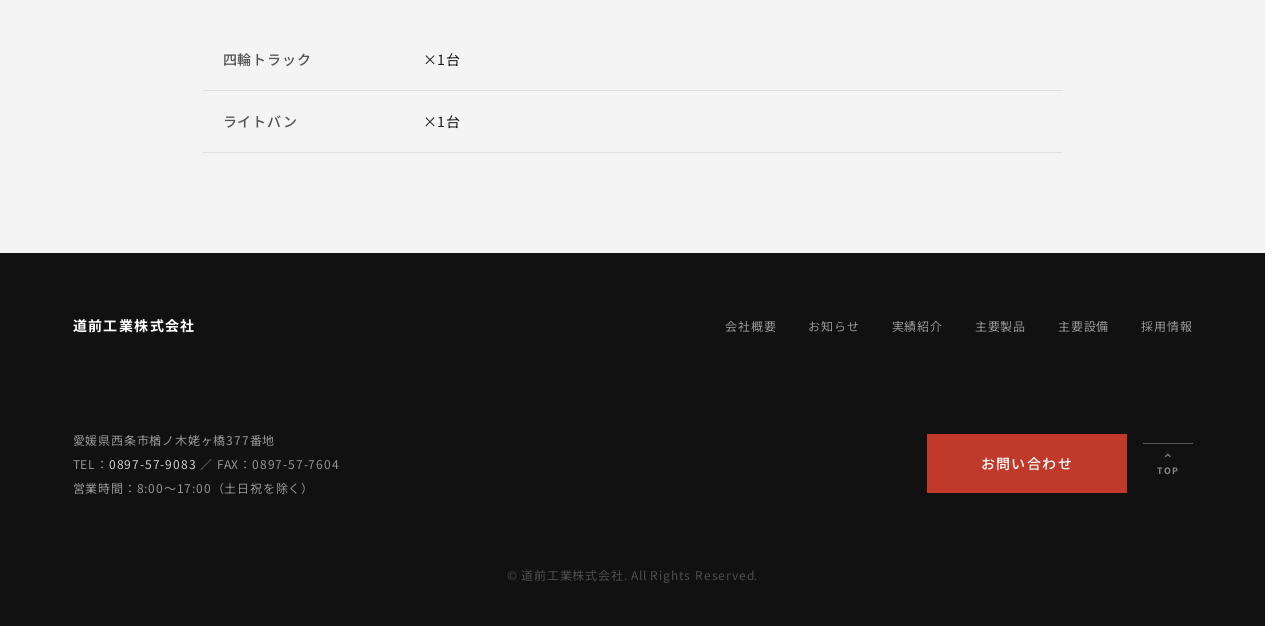
<file: equipment.html>
<!DOCTYPE html>
<html lang="ja">
<head>
  <meta charset="UTF-8">
  <meta name="viewport" content="width=device-width, initial-scale=1.0">
  <title>主要設備 | 道前工業株式会社</title>
  <link rel="preconnect" href="https://fonts.googleapis.com">
  <link rel="preconnect" href="https://fonts.gstatic.com" crossorigin>
  <link href="https://fonts.googleapis.com/css2?family=Noto+Sans+JP:wght@300;400;500;700&family=Noto+Serif+JP:wght@400;700&display=swap" rel="stylesheet">
  <link rel="stylesheet" href="css/style.css">
  <link rel="stylesheet" href="css/reset.css">
</head>
<body>

  <header class="site-header">
    <div class="header-inner container">
      <div class="site-logo">
        <a href="index.html"><span class="logo-text">道前工業株式会社</span></a>
      </div>
      <nav class="global-nav" aria-label="グローバルナビゲーション">
        <ul>
          <li><a href="about.html">会社概要</a></li>
          <li><a href="news.html">お知らせ</a></li>
          <li><a href="results.html">実績紹介</a></li>
          <li><a href="products.html">主要製品</a></li>
          <li><a href="equipment.html" class="current">主要設備</a></li>
          <li><a href="recruit.html">採用情報</a></li>
          <li><a href="contact.html" class="nav-contact">お問い合わせ</a></li>
        </ul>
      </nav>
      <button class="menu-toggle" aria-label="メニューを開く" aria-expanded="false">
        <span></span><span></span><span></span>
      </button>
    </div>
  </header>

  <div class="page-hero">
    <div class="container">
      <p class="page-hero-en">Equipment</p>
      <h1 class="page-hero-title">主要設備</h1>
    </div>
  </div>

  <nav class="breadcrumb">
    <div class="container">
      <ol>
        <li><a href="index.html">TOP</a></li>
        <li>主要設備</li>
      </ol>
    </div>
  </nav>

  <main>

    <!-- ========== 工場概要 ========== -->
    <section class="sec-equipment-overview">
      <div class="container">

        <div class="sec-head" data-animate>
          <span class="sec-label">Factory Overview</span>
          <h2 class="sec-title">工場設備</h2>
        </div>

        <div class="company-table-wrap" data-animate>
          <table class="company-table">
            <tbody>
              <tr>
                <th>工場敷地</th>
                <td>1,200坪</td>
              </tr>
              <tr>
                <th>工場建坪</th>
                <td>500坪</td>
              </tr>
            </tbody>
          </table>
        </div>

        <!-- 工場写真 4枚 -->
        <div class="equip-photos-grid" data-animate>
          <div class="equip-photo-item">
            <div class="placeholder-img" style="aspect-ratio: 4/3;">
              <img src="images/equip-furnace.jpg" alt="鋳造炉・溶湯作業">
            </div>
            <p class="equip-photo-caption">炉</p>
          </div>
          <div class="equip-photo-item">
            <div class="placeholder-img" style="aspect-ratio: 4/3;">
              <img src="images/equip-nc-milling.jpg" alt="NCフライス設備">
            </div>
            <p class="equip-photo-caption">NCフライス</p>
          </div>
          <div class="equip-photo-item">
            <div class="placeholder-img" style="aspect-ratio: 4/3;">
              <img src="images/equip-nc-lathe.jpg" alt="NC旋盤（デジタル制御パネル）">
            </div>
            <p class="equip-photo-caption">NC旋盤</p>
          </div>
          <div class="equip-photo-item">
            <div class="placeholder-img" style="aspect-ratio: 4/3;">
              <img src="images/equip-turning.jpg" alt="大型立旋盤（垂直ターニングセンタ）">
            </div>
            <p class="equip-photo-caption">ターニング</p>
          </div>
        </div>

      </div>
    </section>


    <!-- ========== 銅合金工場 ========== -->
    <section style="background-color: var(--color-bg-light); padding: var(--section-py) 0;">
      <div class="container">

        <div class="sec-head" data-animate>
          <h3 class="equip-sub-title">銅合金工場</h3>
        </div>

        <div class="company-table-wrap" data-animate>
          <table class="company-table">
            <tbody>
              <tr>
                <th>重油炉</th>
                <td>#850　×1基</td>
              </tr>
              <tr>
                <th>ガス炉</th>
                <td>#850　×2基</td>
              </tr>
              <tr>
                <th>遠心鋳造機</th>
                <td>×1基</td>
              </tr>
              <tr>
                <th>コンプレッサー</th>
                <td>15HP　×1台</td>
              </tr>
              <tr>
                <th>天井クレーン</th>
                <td>3トン　×2台</td>
              </tr>
              <tr>
                <th>ショットブラスト</th>
                <td>×1台</td>
              </tr>
              <tr>
                <th>自硬性プラント</th>
                <td>一式</td>
              </tr>
              <tr>
                <th>月産</th>
                <td>３０トン</td>
              </tr>
            </tbody>
          </table>
        </div>

      </div>
    </section>


    <!-- ========== 仕上工場 ========== -->
    <section>
      <div class="container">

        <div class="sec-head" data-animate>
          <h3 class="equip-sub-title">仕上工場</h3>
        </div>

        <div class="company-table-wrap" data-animate>
          <table class="company-table">
            <tbody>
              <tr>
                <th>天井クレーン</th>
                <td>3t　×1台</td>
              </tr>
              <tr>
                <th>ラジアルボール盤</th>
                <td>×1台</td>
              </tr>
              <tr>
                <th>旋盤</th>
                <td>
                  TAL 610φ×2000（H19年製）　×1台<br>
                  TAL 560φ×1500（S63年製）　×1台<br>
                  TAL 510φ×1000（H19年製）　×1台<br>
                  TAL 460φ×1000（S60年製）　×1台<br>
                  TAL 510φ×1500（H12年製）　×1台<br>
                  MR-15000（S45年製）　×1台<br>
                  MS-850（S57年製）　×1台<br>
                  DHL 750φ×1500（H4年製）　×1台
                </td>
              </tr>
              <tr>
                <th>精密ボール盤</th>
                <td>×1台</td>
              </tr>
              <tr>
                <th>ターニング</th>
                <td>TX-13　最大加工能力 1300φ×800H　×1台</td>
              </tr>
              <tr>
                <th>仕上定盤</th>
                <td>5尺×10尺　×1基</td>
              </tr>
              <tr>
                <th>電気溶接機</th>
                <td>×1台</td>
              </tr>
              <tr>
                <th>アルゴン瓦斯溶接機</th>
                <td>×1台</td>
              </tr>
              <tr>
                <th>フライス</th>
                <td>ME-3　400W×1500L　×1台</td>
              </tr>
              <tr>
                <th>NCフライス</th>
                <td>
                  OTR-BMU-40NC　350W×800L×300H　×1台<br>
                  OTR-BMU-500ANC　520W×1800L×600H　×1台<br>
                  ON-750V　750W×2000L×750H　×1台
                </td>
              </tr>
            </tbody>
          </table>
        </div>

      </div>
    </section>


    <!-- ========== 運搬車両 ========== -->
    <section style="background-color: var(--color-bg-light); padding: var(--section-py) 0;">
      <div class="container">

        <div class="sec-head" data-animate>
          <h3 class="equip-sub-title">運搬車両</h3>
        </div>

        <div class="company-table-wrap" data-animate>
          <table class="company-table">
            <tbody>
              <tr>
                <th>四輪トラック</th>
                <td>×1台</td>
              </tr>
              <tr>
                <th>ライトバン</th>
                <td>×1台</td>
              </tr>
            </tbody>
          </table>
        </div>

      </div>
    </section>

  </main>


  <!-- ========== Footer ========== -->
  <footer class="site-footer">
    <div class="container">

      <div class="footer-top">
        <div class="footer-logo">
          <span class="logo-text">道前工業株式会社</span>
        </div>
        <nav class="footer-nav" aria-label="フッターナビゲーション">
          <ul>
            <li><a href="about.html">会社概要</a></li>
            <li><a href="news.html">お知らせ</a></li>
            <li><a href="results.html">実績紹介</a></li>
            <li><a href="products.html">主要製品</a></li>
            <li><a href="equipment.html">主要設備</a></li>
            <li><a href="recruit.html">採用情報</a></li>
          </ul>
        </nav>
      </div>

      <div class="footer-bottom">
        <div class="footer-info">
          <p>愛媛県西条市楢ノ木姥ヶ橋377番地</p>
          <p>TEL：<a href="tel:0897579083">0897-57-9083</a> ／ FAX：0897-57-7604</p>
          <p>営業時間：8:00〜17:00（土日祝を除く）</p>
        </div>
        <a href="contact.html" class="footer-contact-btn">お問い合わせ</a>
        <button class="page-top-btn" onclick="window.scrollTo({top:0,behavior:'smooth'})" aria-label="ページトップへ戻る">
          <span class="page-top-arrow">&#8963;</span>
          <span class="page-top-text">TOP</span>
        </button>
      </div>

      <p class="copyright">&copy; 道前工業株式会社. All Rights Reserved.</p>

    </div>
  </footer>

  <script src="js/main.js"></script>
</body>
</html>
</file>
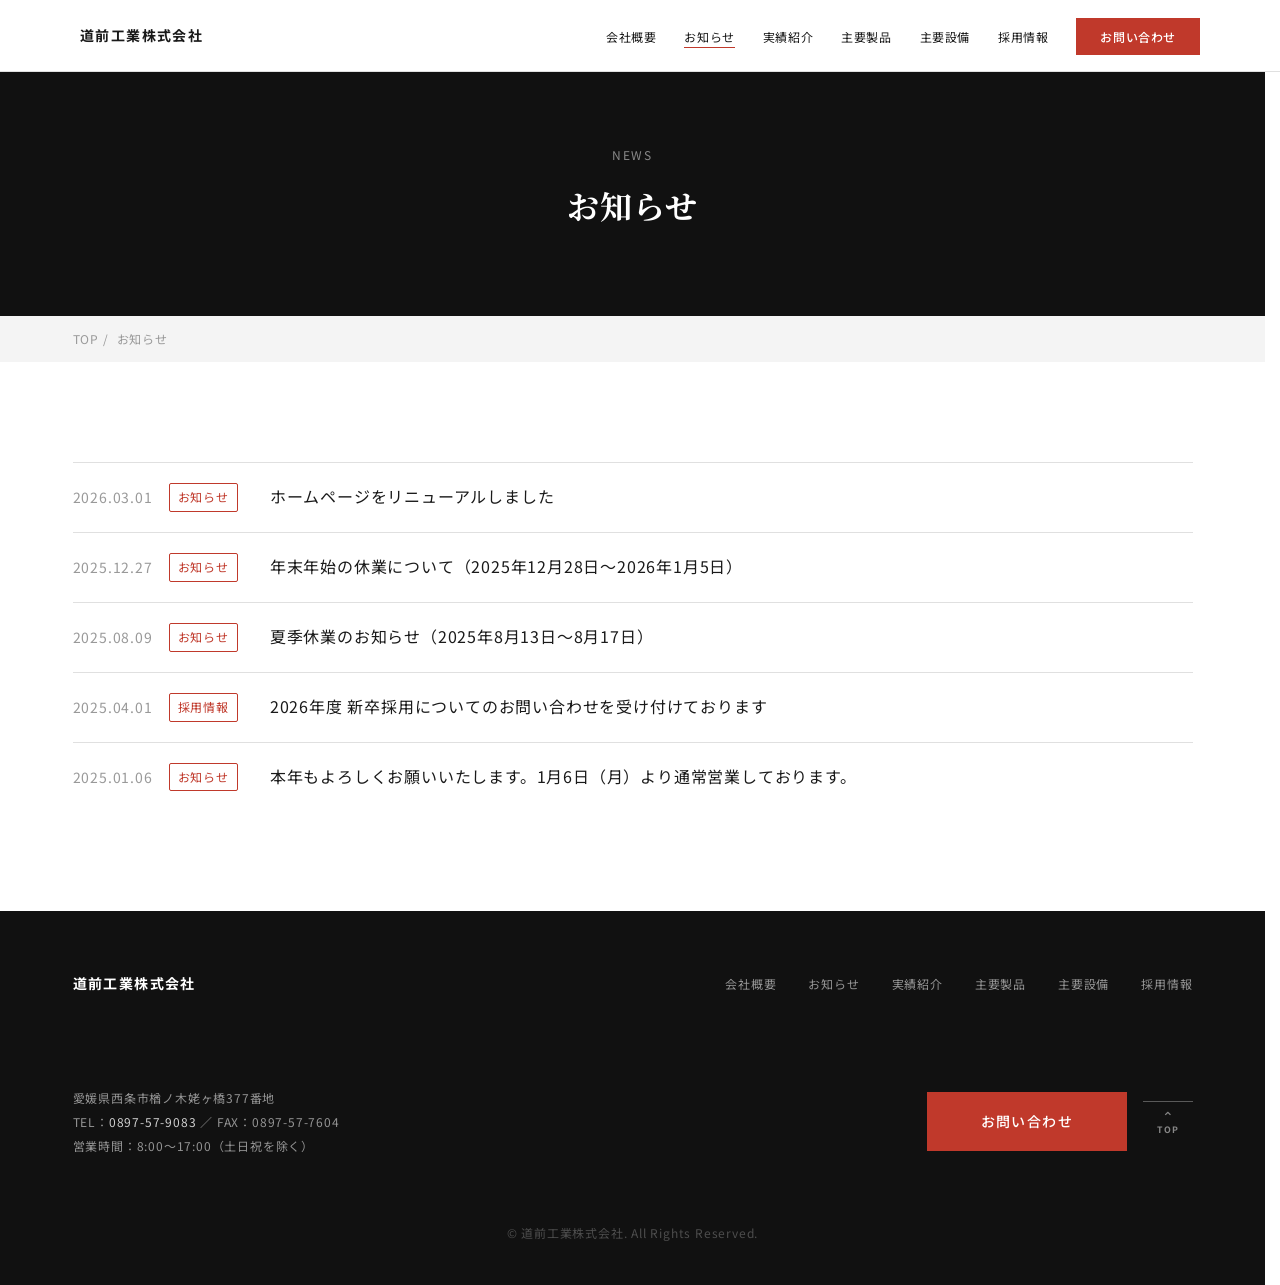
<file: news.html>
<!DOCTYPE html>
<html lang="ja">
<head>
  <meta charset="UTF-8">
  <meta name="viewport" content="width=device-width, initial-scale=1.0">
  <title>お知らせ | 道前工業株式会社</title>
  <link rel="preconnect" href="https://fonts.googleapis.com">
  <link rel="preconnect" href="https://fonts.gstatic.com" crossorigin>
  <link href="https://fonts.googleapis.com/css2?family=Noto+Sans+JP:wght@300;400;500;700&family=Noto+Serif+JP:wght@400;700&display=swap" rel="stylesheet">
  <link rel="stylesheet" href="css/style.css">
  <link rel="stylesheet" href="css/reset.css">
</head>
<body>
  <header class="site-header">
    <div class="header-inner container">
      <div class="site-logo"><a href="index.html"><span class="logo-text">道前工業株式会社</span></a></div>
      <nav class="global-nav" aria-label="グローバルナビゲーション"><ul>
        <li><a href="about.html">会社概要</a></li>
        <li><a href="news.html" class="current">お知らせ</a></li>
        <li><a href="results.html">実績紹介</a></li>
        <li><a href="products.html">主要製品</a></li>
        <li><a href="equipment.html">主要設備</a></li>
        <li><a href="recruit.html">採用情報</a></li>
        <li><a href="contact.html" class="nav-contact">お問い合わせ</a></li>
      </ul></nav>
      <button class="menu-toggle" aria-label="メニューを開く" aria-expanded="false"><span></span><span></span><span></span></button>
    </div>
  </header>

  <div class="page-hero">
    <div class="container">
      <p class="page-hero-en">News</p>
      <h1 class="page-hero-title">お知らせ</h1>
    </div>
  </div>

  <nav class="breadcrumb"><div class="container"><ol><li><a href="index.html">TOP</a></li><li>お知らせ</li></ol></div></nav>

  <main>
    <section>
      <div class="container">
        <ul class="news-list" data-animate>

          <li class="news-item">
            <div class="news-meta">
              <span class="news-date">2026.03.01</span>
              <span class="news-cat">お知らせ</span>
            </div>
            <p class="news-title">ホームページをリニューアルしました</p>
          </li>

          <li class="news-item">
            <div class="news-meta">
              <span class="news-date">2025.12.27</span>
              <span class="news-cat">お知らせ</span>
            </div>
            <p class="news-title">年末年始の休業について（2025年12月28日〜2026年1月5日）</p>
          </li>

          <li class="news-item">
            <div class="news-meta">
              <span class="news-date">2025.08.09</span>
              <span class="news-cat">お知らせ</span>
            </div>
            <p class="news-title">夏季休業のお知らせ（2025年8月13日〜8月17日）</p>
          </li>

          <li class="news-item">
            <div class="news-meta">
              <span class="news-date">2025.04.01</span>
              <span class="news-cat">採用情報</span>
            </div>
            <p class="news-title">2026年度 新卒採用についてのお問い合わせを受け付けております</p>
          </li>

          <li class="news-item">
            <div class="news-meta">
              <span class="news-date">2025.01.06</span>
              <span class="news-cat">お知らせ</span>
            </div>
            <p class="news-title">本年もよろしくお願いいたします。1月6日（月）より通常営業しております。</p>
          </li>

        </ul>
      </div>
    </section>
  </main>

  <!-- ========== Footer ========== -->
  <footer class="site-footer">
    <div class="container">

      <div class="footer-top">
        <div class="footer-logo">
          <span class="logo-text">道前工業株式会社</span>
        </div>
        <nav class="footer-nav" aria-label="フッターナビゲーション">
          <ul>
            <li><a href="about.html">会社概要</a></li>
            <li><a href="news.html">お知らせ</a></li>
            <li><a href="results.html">実績紹介</a></li>
            <li><a href="products.html">主要製品</a></li>
            <li><a href="equipment.html">主要設備</a></li>
            <li><a href="recruit.html">採用情報</a></li>
          </ul>
        </nav>
      </div>

      <div class="footer-bottom">
        <div class="footer-info">
          <p>愛媛県西条市楢ノ木姥ヶ橋377番地</p>
          <p>TEL：<a href="tel:0897579083">0897-57-9083</a> ／ FAX：0897-57-7604</p>
          <p>営業時間：8:00〜17:00（土日祝を除く）</p>
        </div>
        <a href="contact.html" class="footer-contact-btn">お問い合わせ</a>
        <button class="page-top-btn" onclick="window.scrollTo({top:0,behavior:'smooth'})" aria-label="ページトップへ戻る">
          <span class="page-top-arrow">&#8963;</span>
          <span class="page-top-text">TOP</span>
        </button>
      </div>

      <p class="copyright">&copy; 道前工業株式会社. All Rights Reserved.</p>

    </div>
  </footer>
  <script src="js/main.js"></script>
</body>
</html>
</file>
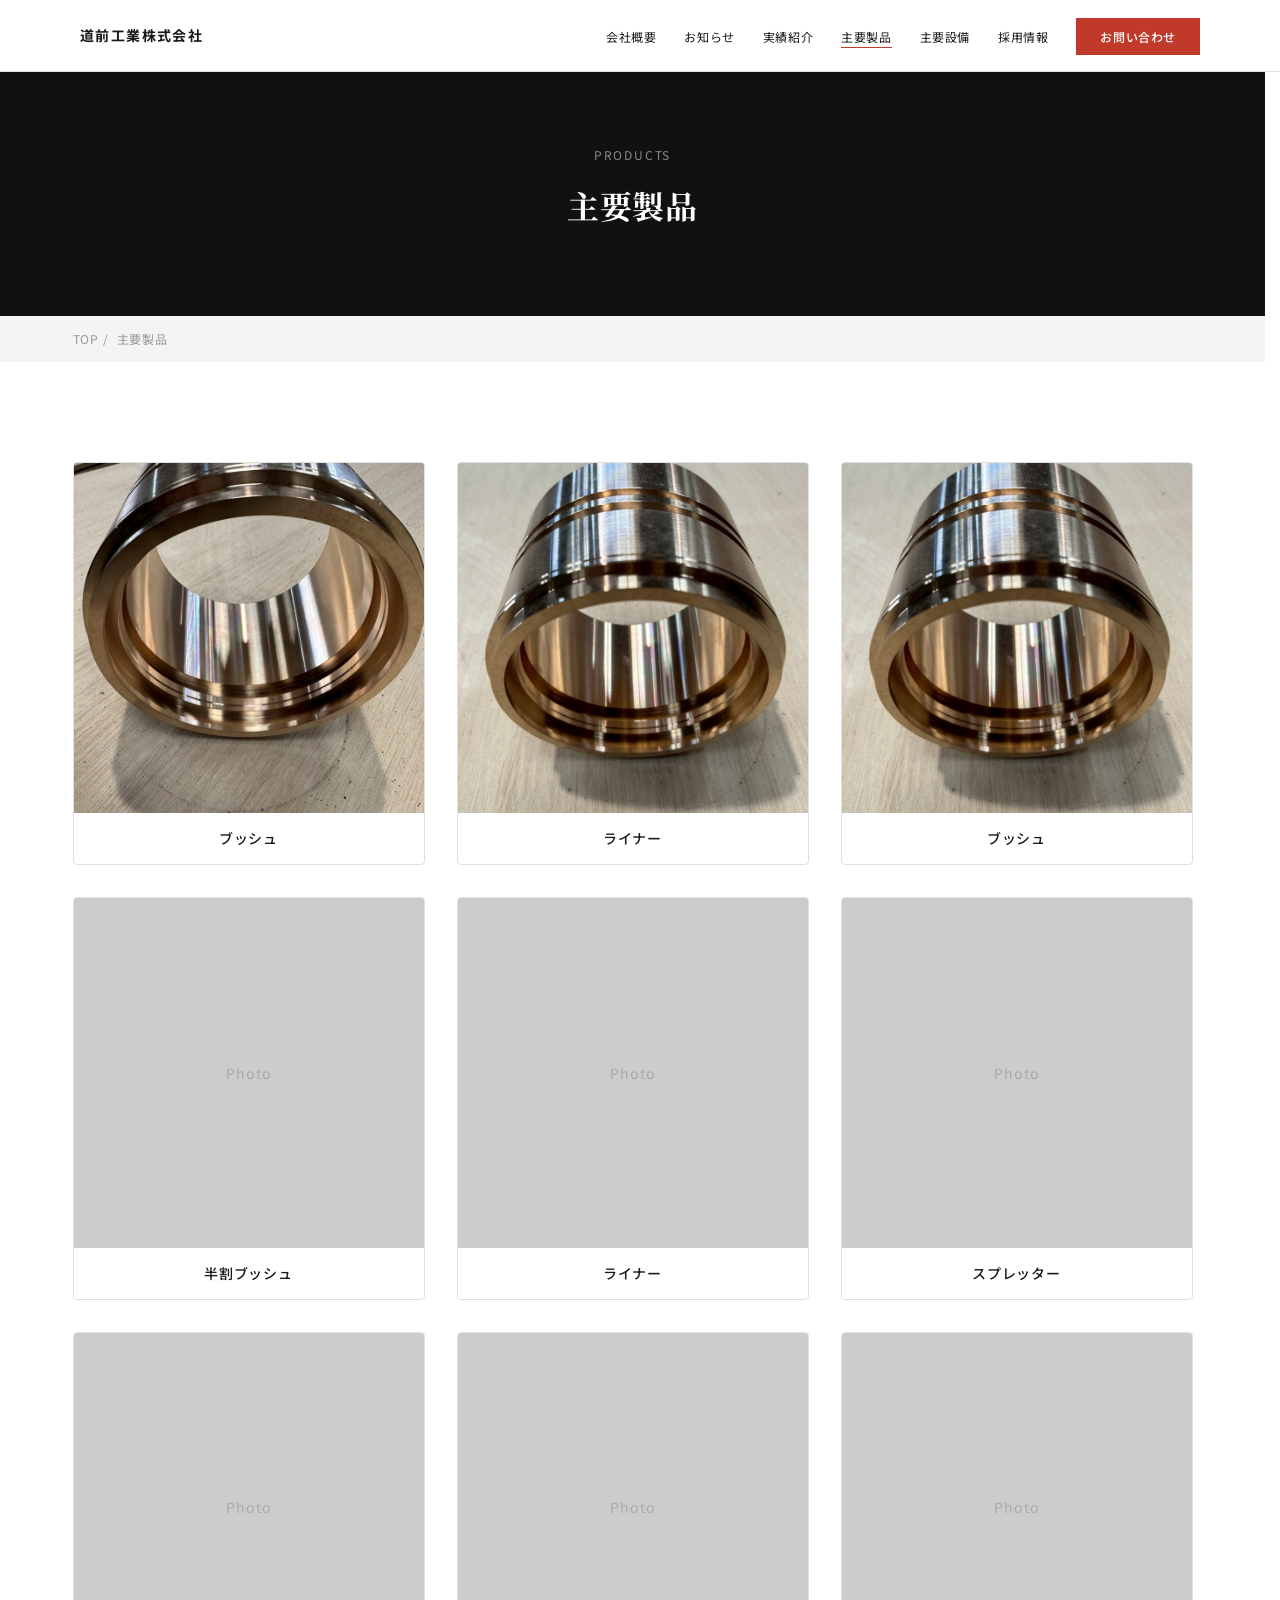
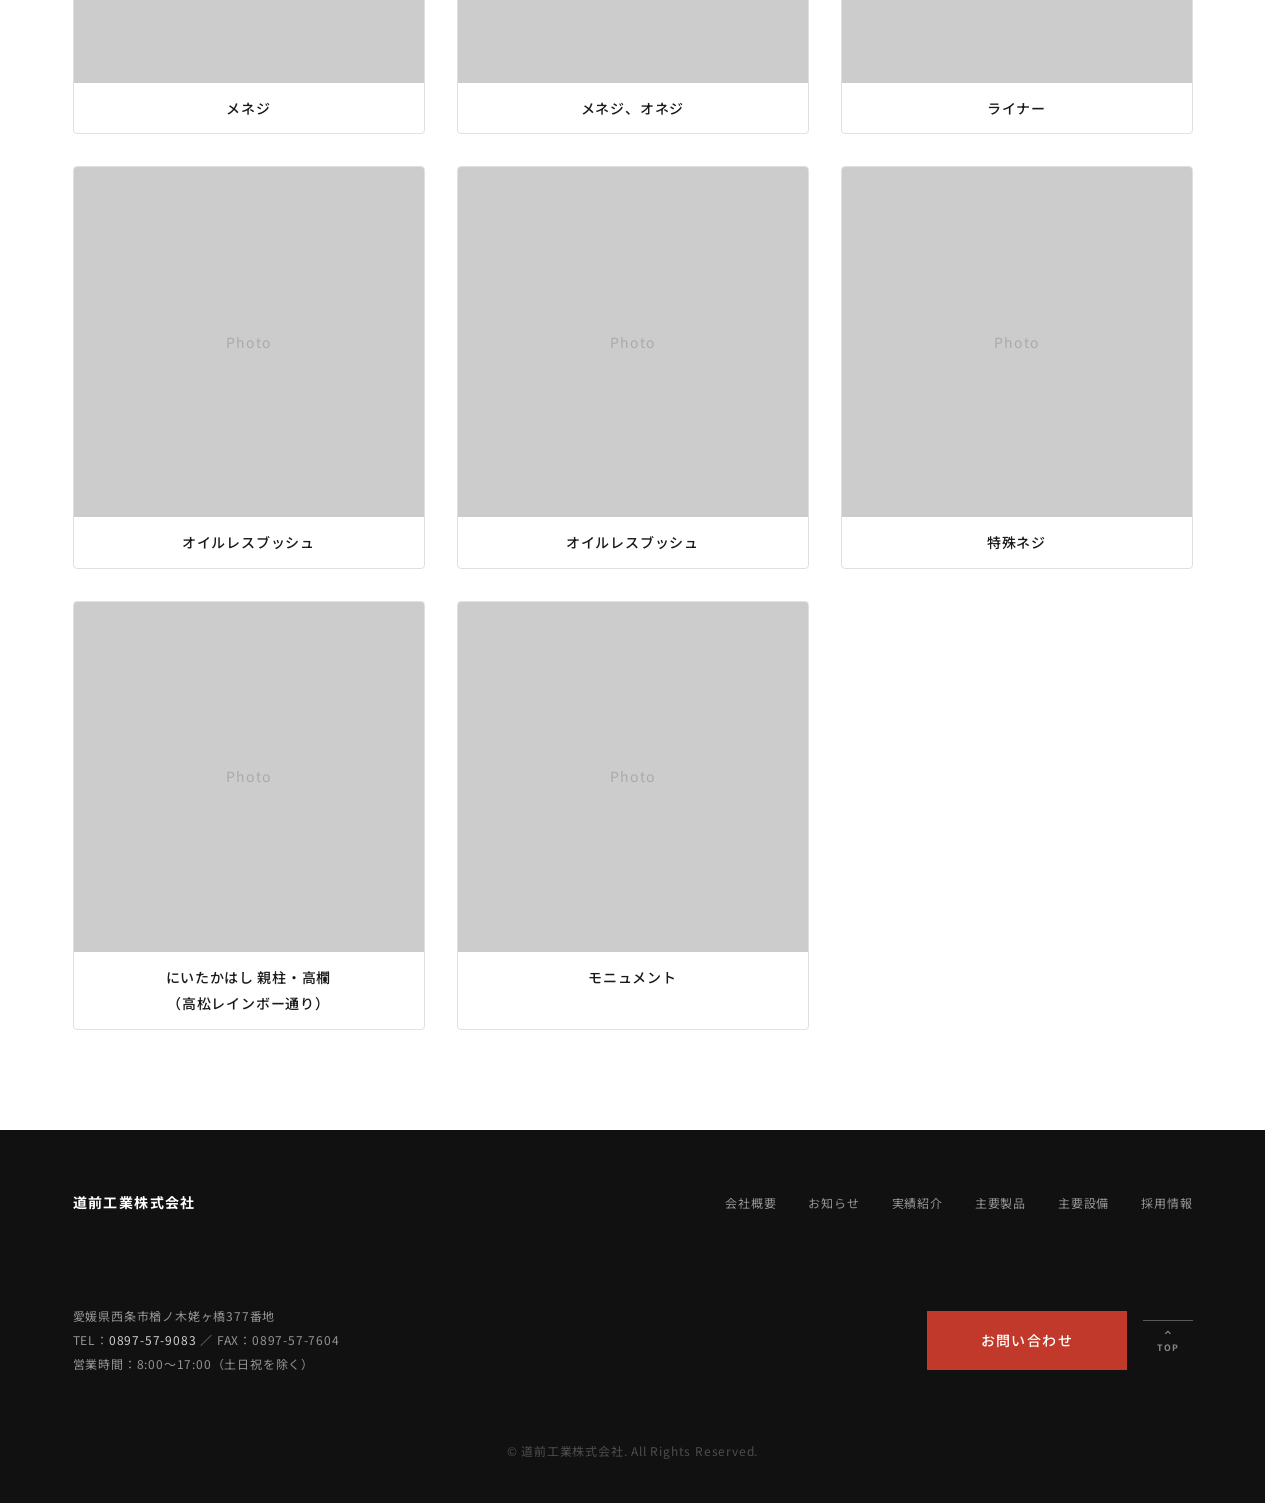
<file: products.html>
<!DOCTYPE html>
<html lang="ja">
<head>
  <meta charset="UTF-8">
  <meta name="viewport" content="width=device-width, initial-scale=1.0">
  <title>主要製品 | 道前工業株式会社</title>
  <link rel="preconnect" href="https://fonts.googleapis.com">
  <link rel="preconnect" href="https://fonts.gstatic.com" crossorigin>
  <link href="https://fonts.googleapis.com/css2?family=Noto+Sans+JP:wght@300;400;500;700&family=Noto+Serif+JP:wght@400;700&display=swap" rel="stylesheet">
  <link rel="stylesheet" href="css/style.css">
  <link rel="stylesheet" href="css/reset.css">
</head>
<body>

  <header class="site-header">
    <div class="header-inner container">
      <div class="site-logo">
        <a href="index.html"><span class="logo-text">道前工業株式会社</span></a>
      </div>
      <nav class="global-nav" aria-label="グローバルナビゲーション">
        <ul>
          <li><a href="about.html">会社概要</a></li>
          <li><a href="news.html">お知らせ</a></li>
          <li><a href="results.html">実績紹介</a></li>
          <li><a href="products.html" class="current">主要製品</a></li>
          <li><a href="equipment.html">主要設備</a></li>
          <li><a href="recruit.html">採用情報</a></li>
          <li><a href="contact.html" class="nav-contact">お問い合わせ</a></li>
        </ul>
      </nav>
      <button class="menu-toggle" aria-label="メニューを開く" aria-expanded="false">
        <span></span><span></span><span></span>
      </button>
    </div>
  </header>

  <div class="page-hero">
    <div class="container">
      <p class="page-hero-en">Products</p>
      <h1 class="page-hero-title">主要製品</h1>
    </div>
  </div>

  <nav class="breadcrumb">
    <div class="container">
      <ol>
        <li><a href="index.html">TOP</a></li>
        <li>主要製品</li>
      </ol>
    </div>
  </nav>

  <main>

    <section class="sec-products-list">
      <div class="container">

        <div class="products-grid" data-animate>

          <div class="product-card">
            <div class="product-card-img">
              <div class="placeholder-img" style="aspect-ratio: 1 / 1;">
                <img src="images/product-bush-01.jpg" alt="銅合金ブッシュ">
              </div>
            </div>
            <div class="product-card-body--simple">
              <p class="product-name--simple">ブッシュ</p>
            </div>
          </div>

          <div class="product-card">
            <div class="product-card-img">
              <div class="placeholder-img" style="aspect-ratio: 1 / 1;">
                <!-- ※ライナー専用写真が未受領のため暫定でブッシュ別角度写真を使用。Phase2で差し替え予定。 -->
                <img src="images/product-liner-01.jpg" alt="銅合金製品（暫定）">
              </div>
            </div>
            <div class="product-card-body--simple">
              <p class="product-name--simple">ライナー</p>
            </div>
          </div>

          <div class="product-card">
            <div class="product-card-img">
              <div class="placeholder-img" style="aspect-ratio: 1 / 1;">
                <img src="images/product-bush-02.jpg" alt="銅合金ブッシュ（別角度）">
              </div>
            </div>
            <div class="product-card-body--simple">
              <p class="product-name--simple">ブッシュ</p>
            </div>
          </div>

          <div class="product-card">
            <div class="product-card-img">
              <div class="placeholder-img" style="aspect-ratio: 1 / 1;">
                <!-- <img src="images/product-half-bush.jpg" alt="半割ブッシュ"> -->
              </div>
            </div>
            <div class="product-card-body--simple">
              <p class="product-name--simple">半割ブッシュ</p>
            </div>
          </div>

          <div class="product-card">
            <div class="product-card-img">
              <div class="placeholder-img" style="aspect-ratio: 1 / 1;">
                <!-- <img src="images/product-liner-02.jpg" alt="ライナー"> -->
              </div>
            </div>
            <div class="product-card-body--simple">
              <p class="product-name--simple">ライナー</p>
            </div>
          </div>

          <div class="product-card">
            <div class="product-card-img">
              <div class="placeholder-img" style="aspect-ratio: 1 / 1;">
                <!-- <img src="images/product-spreader.jpg" alt="スプレッター"> -->
              </div>
            </div>
            <div class="product-card-body--simple">
              <p class="product-name--simple">スプレッター</p>
            </div>
          </div>

          <div class="product-card">
            <div class="product-card-img">
              <div class="placeholder-img" style="aspect-ratio: 1 / 1;">
                <!-- <img src="images/product-female-screw.jpg" alt="メネジ"> -->
              </div>
            </div>
            <div class="product-card-body--simple">
              <p class="product-name--simple">メネジ</p>
            </div>
          </div>

          <div class="product-card">
            <div class="product-card-img">
              <div class="placeholder-img" style="aspect-ratio: 1 / 1;">
                <!-- <img src="images/product-screw-set.jpg" alt="メネジ、オネジ"> -->
              </div>
            </div>
            <div class="product-card-body--simple">
              <p class="product-name--simple">メネジ、オネジ</p>
            </div>
          </div>

          <div class="product-card">
            <div class="product-card-img">
              <div class="placeholder-img" style="aspect-ratio: 1 / 1;">
                <!-- <img src="images/product-liner-03.jpg" alt="ライナー"> -->
              </div>
            </div>
            <div class="product-card-body--simple">
              <p class="product-name--simple">ライナー</p>
            </div>
          </div>

          <div class="product-card">
            <div class="product-card-img">
              <div class="placeholder-img" style="aspect-ratio: 1 / 1;">
                <!-- <img src="images/product-oilless-bush-01.jpg" alt="オイルレスブッシュ"> -->
              </div>
            </div>
            <div class="product-card-body--simple">
              <p class="product-name--simple">オイルレスブッシュ</p>
            </div>
          </div>

          <div class="product-card">
            <div class="product-card-img">
              <div class="placeholder-img" style="aspect-ratio: 1 / 1;">
                <!-- <img src="images/product-oilless-bush-02.jpg" alt="オイルレスブッシュ"> -->
              </div>
            </div>
            <div class="product-card-body--simple">
              <p class="product-name--simple">オイルレスブッシュ</p>
            </div>
          </div>

          <div class="product-card">
            <div class="product-card-img">
              <div class="placeholder-img" style="aspect-ratio: 1 / 1;">
                <!-- <img src="images/product-special-screw.jpg" alt="特殊ネジ"> -->
              </div>
            </div>
            <div class="product-card-body--simple">
              <p class="product-name--simple">特殊ネジ</p>
            </div>
          </div>

          <div class="product-card">
            <div class="product-card-img">
              <div class="placeholder-img" style="aspect-ratio: 1 / 1;">
                <!-- <img src="images/product-bridge.jpg" alt="にいたかはし 親柱・高欄（高松レインボー通り）"> -->
              </div>
            </div>
            <div class="product-card-body--simple">
              <p class="product-name--simple">にいたかはし 親柱・高欄<br>（高松レインボー通り）</p>
            </div>
          </div>

          <div class="product-card">
            <div class="product-card-img">
              <div class="placeholder-img" style="aspect-ratio: 1 / 1;">
                <!-- <img src="images/product-monument.jpg" alt="モニュメント"> -->
              </div>
            </div>
            <div class="product-card-body--simple">
              <p class="product-name--simple">モニュメント</p>
            </div>
          </div>

        </div>

      </div>
    </section>

  </main>


  <!-- ========== Footer ========== -->
  <footer class="site-footer">
    <div class="container">

      <div class="footer-top">
        <div class="footer-logo">
          <span class="logo-text">道前工業株式会社</span>
        </div>
        <nav class="footer-nav" aria-label="フッターナビゲーション">
          <ul>
            <li><a href="about.html">会社概要</a></li>
            <li><a href="news.html">お知らせ</a></li>
            <li><a href="results.html">実績紹介</a></li>
            <li><a href="products.html">主要製品</a></li>
            <li><a href="equipment.html">主要設備</a></li>
            <li><a href="recruit.html">採用情報</a></li>
          </ul>
        </nav>
      </div>

      <div class="footer-bottom">
        <div class="footer-info">
          <p>愛媛県西条市楢ノ木姥ヶ橋377番地</p>
          <p>TEL：<a href="tel:0897579083">0897-57-9083</a> ／ FAX：0897-57-7604</p>
          <p>営業時間：8:00〜17:00（土日祝を除く）</p>
        </div>
        <a href="contact.html" class="footer-contact-btn">お問い合わせ</a>
        <button class="page-top-btn" onclick="window.scrollTo({top:0,behavior:'smooth'})" aria-label="ページトップへ戻る">
          <span class="page-top-arrow">&#8963;</span>
          <span class="page-top-text">TOP</span>
        </button>
      </div>

      <p class="copyright">&copy; 道前工業株式会社. All Rights Reserved.</p>

    </div>
  </footer>

  <script src="js/main.js"></script>
</body>
</html>
</file>
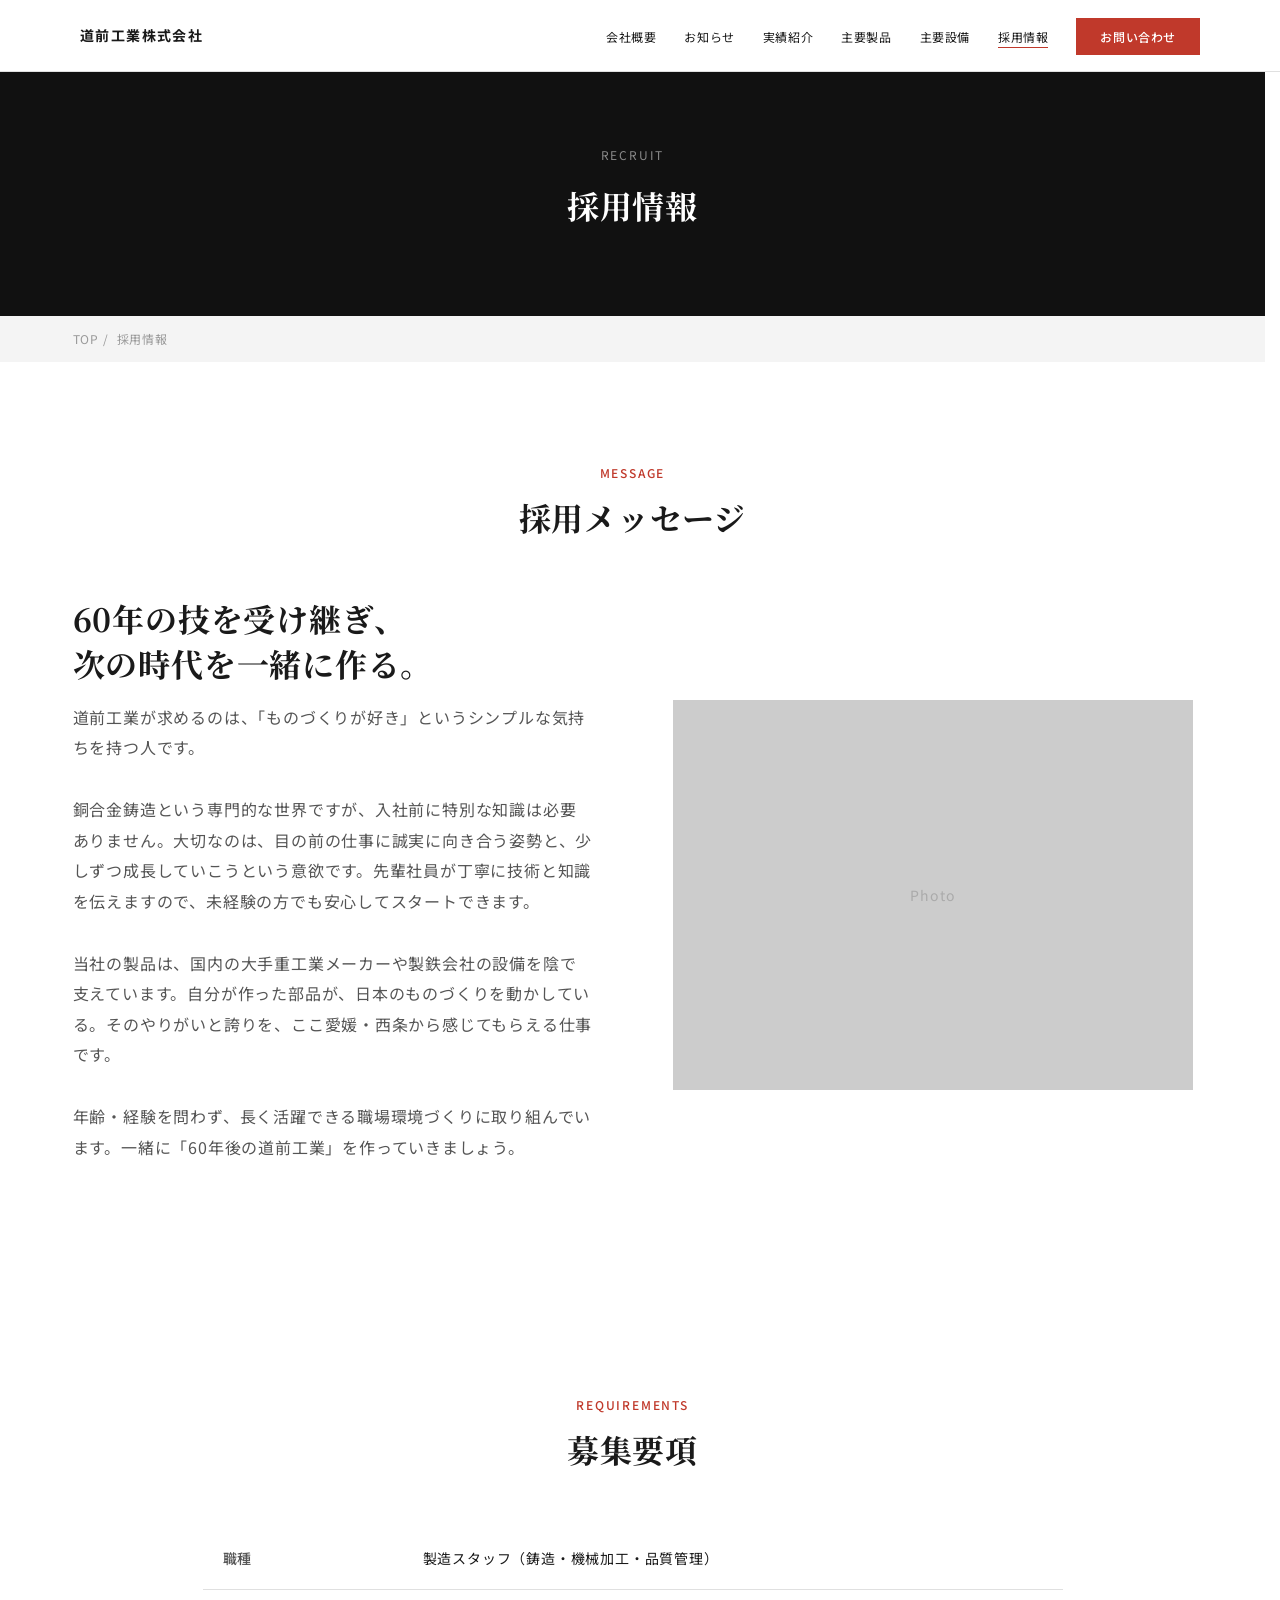
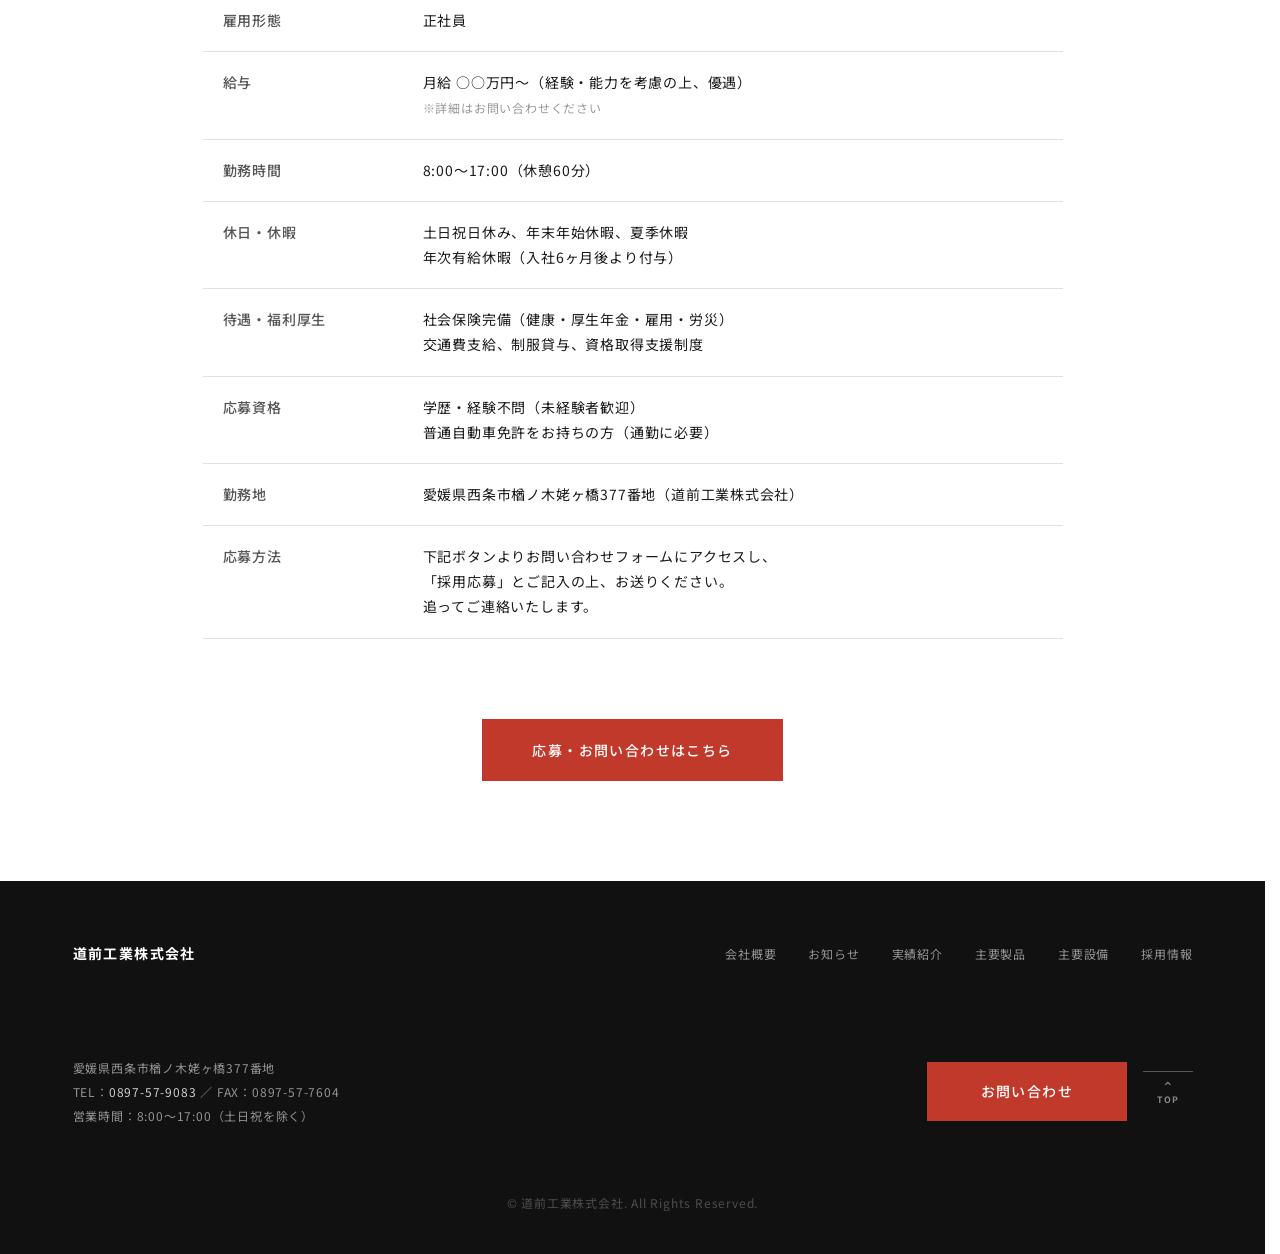
<file: recruit.html>
<!DOCTYPE html>
<html lang="ja">
<head>
  <meta charset="UTF-8">
  <meta name="viewport" content="width=device-width, initial-scale=1.0">
  <title>採用情報 | 道前工業株式会社</title>
  <link rel="preconnect" href="https://fonts.googleapis.com">
  <link rel="preconnect" href="https://fonts.gstatic.com" crossorigin>
  <link href="https://fonts.googleapis.com/css2?family=Noto+Sans+JP:wght@300;400;500;700&family=Noto+Serif+JP:wght@400;700&display=swap" rel="stylesheet">
  <link rel="stylesheet" href="css/style.css">
  <link rel="stylesheet" href="css/reset.css">
</head>
<body>

  <header class="site-header">
    <div class="header-inner container">
      <div class="site-logo">
        <a href="index.html"><span class="logo-text">道前工業株式会社</span></a>
      </div>
      <nav class="global-nav" aria-label="グローバルナビゲーション">
        <ul>
          <li><a href="about.html">会社概要</a></li>
          <li><a href="news.html">お知らせ</a></li>
          <li><a href="results.html">実績紹介</a></li>
            <li><a href="products.html">主要製品</a></li>
            <li><a href="equipment.html">主要設備</a></li>
          <li><a href="recruit.html" class="current">採用情報</a></li>
          <li><a href="contact.html" class="nav-contact">お問い合わせ</a></li>
        </ul>
      </nav>
      <button class="menu-toggle" aria-label="メニューを開く" aria-expanded="false">
        <span></span><span></span><span></span>
      </button>
    </div>
  </header>

  <div class="page-hero">
    <div class="container">
      <p class="page-hero-en">Recruit</p>
      <h1 class="page-hero-title">採用情報</h1>
    </div>
  </div>

  <nav class="breadcrumb">
    <div class="container">
      <ol>
        <li><a href="index.html">TOP</a></li>
        <li>採用情報</li>
      </ol>
    </div>
  </nav>

  <main>

    <!-- ========== 採用メッセージ ========== -->
    <section class="sec-recruit-message">
      <div class="container">

        <div class="sec-head" data-animate>
          <span class="sec-label">Message</span>
          <h2 class="sec-title">採用メッセージ</h2>
        </div>

        <div class="recruit-inner" data-animate>
          <div class="recruit-body">
            <h3 class="recruit-title">
              60年の技を受け継ぎ、<br>
              次の時代を一緒に作る。
            </h3>
            <p class="recruit-text">
              道前工業が求めるのは、「ものづくりが好き」というシンプルな気持ちを持つ人です。
            </p>
            <p class="recruit-text">
              銅合金鋳造という専門的な世界ですが、入社前に特別な知識は必要ありません。大切なのは、目の前の仕事に誠実に向き合う姿勢と、少しずつ成長していこうという意欲です。先輩社員が丁寧に技術と知識を伝えますので、未経験の方でも安心してスタートできます。
            </p>
            <p class="recruit-text">
              当社の製品は、国内の大手重工業メーカーや製鉄会社の設備を陰で支えています。自分が作った部品が、日本のものづくりを動かしている。そのやりがいと誇りを、ここ愛媛・西条から感じてもらえる仕事です。
            </p>
            <p class="recruit-text">
              年齢・経験を問わず、長く活躍できる職場環境づくりに取り組んでいます。一緒に「60年後の道前工業」を作っていきましょう。
            </p>
          </div>
          <div class="recruit-img">
            <div class="placeholder-img" style="aspect-ratio: 4 / 3;">
              <!-- <img src="images/recruit-message.jpg" alt="採用メッセージ"> -->
            </div>
          </div>
        </div>

      </div>
    </section>


    <!-- ========== 募集要項 ========== -->
    <section class="sec-requirements">
      <div class="container">

        <div class="sec-head" data-animate>
          <span class="sec-label">Requirements</span>
          <h2 class="sec-title">募集要項</h2>
        </div>

        <div class="recruit-table-wrap" data-animate>
          <table class="company-table">
            <tbody>
              <tr>
                <th>職種</th>
                <td>製造スタッフ（鋳造・機械加工・品質管理）</td>
              </tr>
              <tr>
                <th>雇用形態</th>
                <td>正社員</td>
              </tr>
              <tr>
                <th>給与</th>
                <td>
                  月給 ○○万円〜（経験・能力を考慮の上、優遇）<br>
                  <span style="font-size: var(--fs-xs); color: var(--color-text-light);">※詳細はお問い合わせください</span>
                </td>
              </tr>
              <tr>
                <th>勤務時間</th>
                <td>8:00〜17:00（休憩60分）</td>
              </tr>
              <tr>
                <th>休日・休暇</th>
                <td>
                  土日祝日休み、年末年始休暇、夏季休暇<br>
                  年次有給休暇（入社6ヶ月後より付与）
                </td>
              </tr>
              <tr>
                <th>待遇・福利厚生</th>
                <td>
                  社会保険完備（健康・厚生年金・雇用・労災）<br>
                  交通費支給、制服貸与、資格取得支援制度
                </td>
              </tr>
              <tr>
                <th>応募資格</th>
                <td>
                  学歴・経験不問（未経験者歓迎）<br>
                  普通自動車免許をお持ちの方（通勤に必要）
                </td>
              </tr>
              <tr>
                <th>勤務地</th>
                <td>愛媛県西条市楢ノ木姥ヶ橋377番地（道前工業株式会社）</td>
              </tr>
              <tr>
                <th>応募方法</th>
                <td>
                  下記ボタンよりお問い合わせフォームにアクセスし、<br>
                  「採用応募」とご記入の上、お送りください。<br>
                  追ってご連絡いたします。
                </td>
              </tr>
            </tbody>
          </table>
        </div>

        <div class="recruit-cta" data-animate>
          <a href="contact.html" class="btn-primary">応募・お問い合わせはこちら</a>
        </div>

      </div>
    </section>


  </main>


  <!-- ========== Footer ========== -->
  <footer class="site-footer">
    <div class="container">

      <div class="footer-top">
        <div class="footer-logo">
          <!-- <img src="images/logo-white.svg" alt="道前工業株式会社"> -->
          <span class="logo-text">道前工業株式会社</span>
        </div>
        <nav class="footer-nav" aria-label="フッターナビゲーション">
          <ul>
            <li><a href="about.html">会社概要</a></li>
            <li><a href="news.html">お知らせ</a></li>
            <li><a href="results.html">実績紹介</a></li>
            <li><a href="products.html">主要製品</a></li>
            <li><a href="equipment.html">主要設備</a></li>
            <li><a href="recruit.html">採用情報</a></li>
          </ul>
        </nav>
      </div>

      <div class="footer-bottom">
        <div class="footer-info">
          <p>愛媛県西条市楢ノ木姥ヶ橋377番地</p>
          <p>TEL：<a href="tel:0897579083">0897-57-9083</a> ／ FAX：0897-57-7604</p>
          <p>営業時間：8:00〜17:00（土日祝を除く）</p>
        </div>
        <a href="contact.html" class="footer-contact-btn">お問い合わせ</a>
        <button class="page-top-btn" onclick="window.scrollTo({top:0,behavior:'smooth'})" aria-label="ページトップへ戻る">
          <span class="page-top-arrow">&#8963;</span>
          <span class="page-top-text">TOP</span>
        </button>
      </div>

      <p class="copyright">&copy; 道前工業株式会社. All Rights Reserved.</p>

    </div>
  </footer>

  <script src="js/main.js"></script>
</body>
</html>
</file>
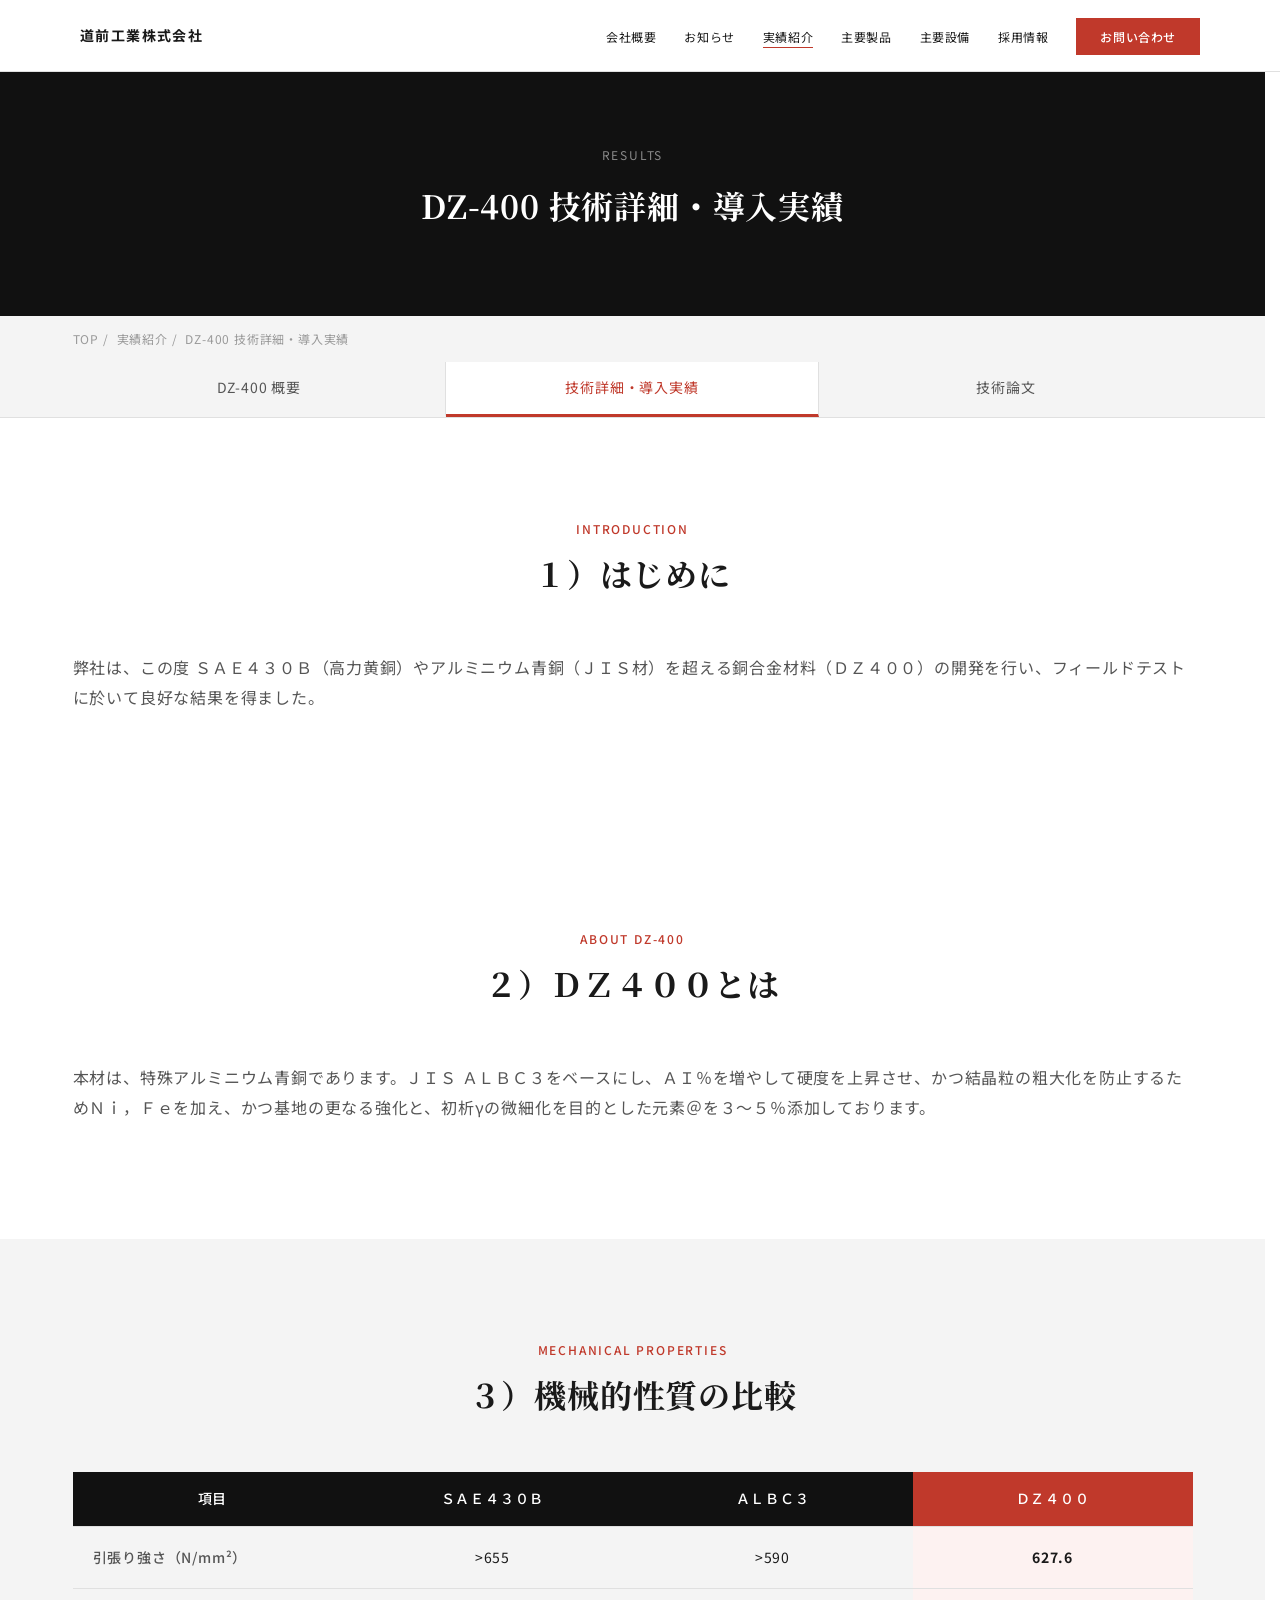
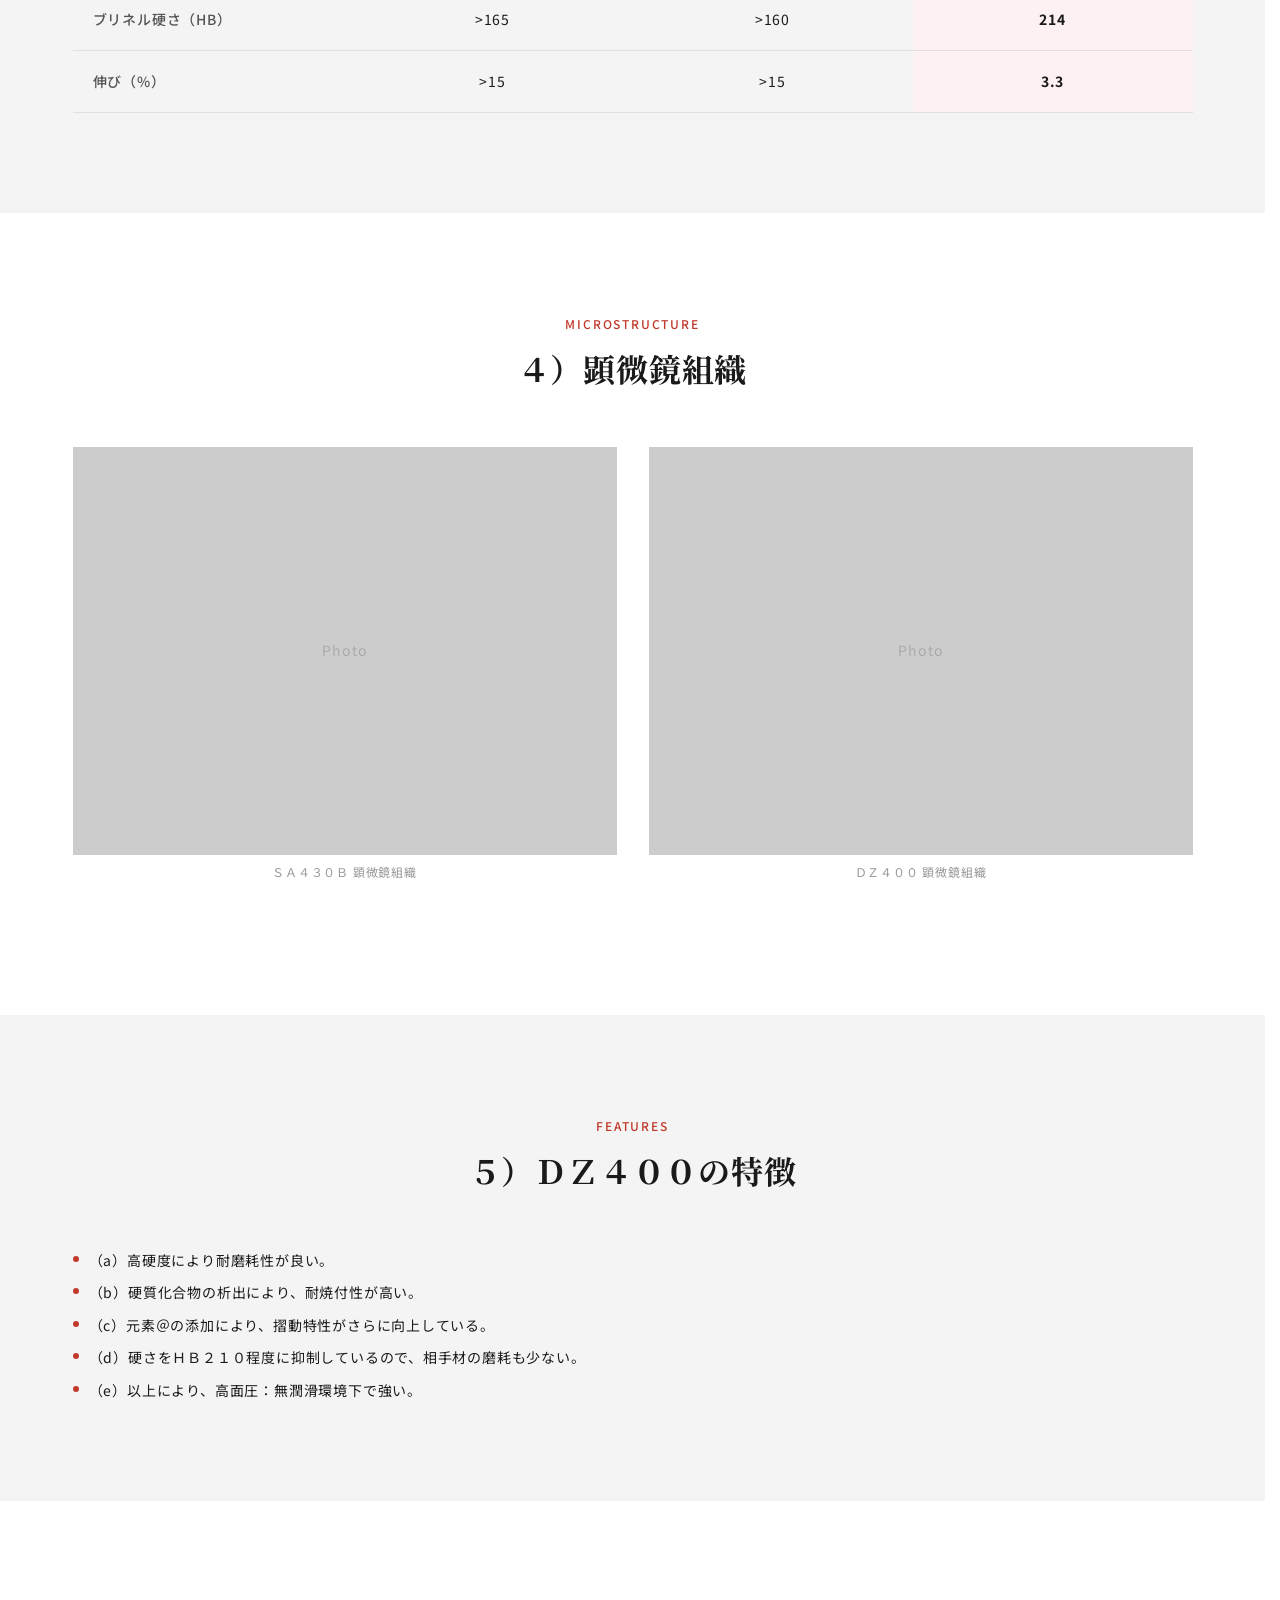
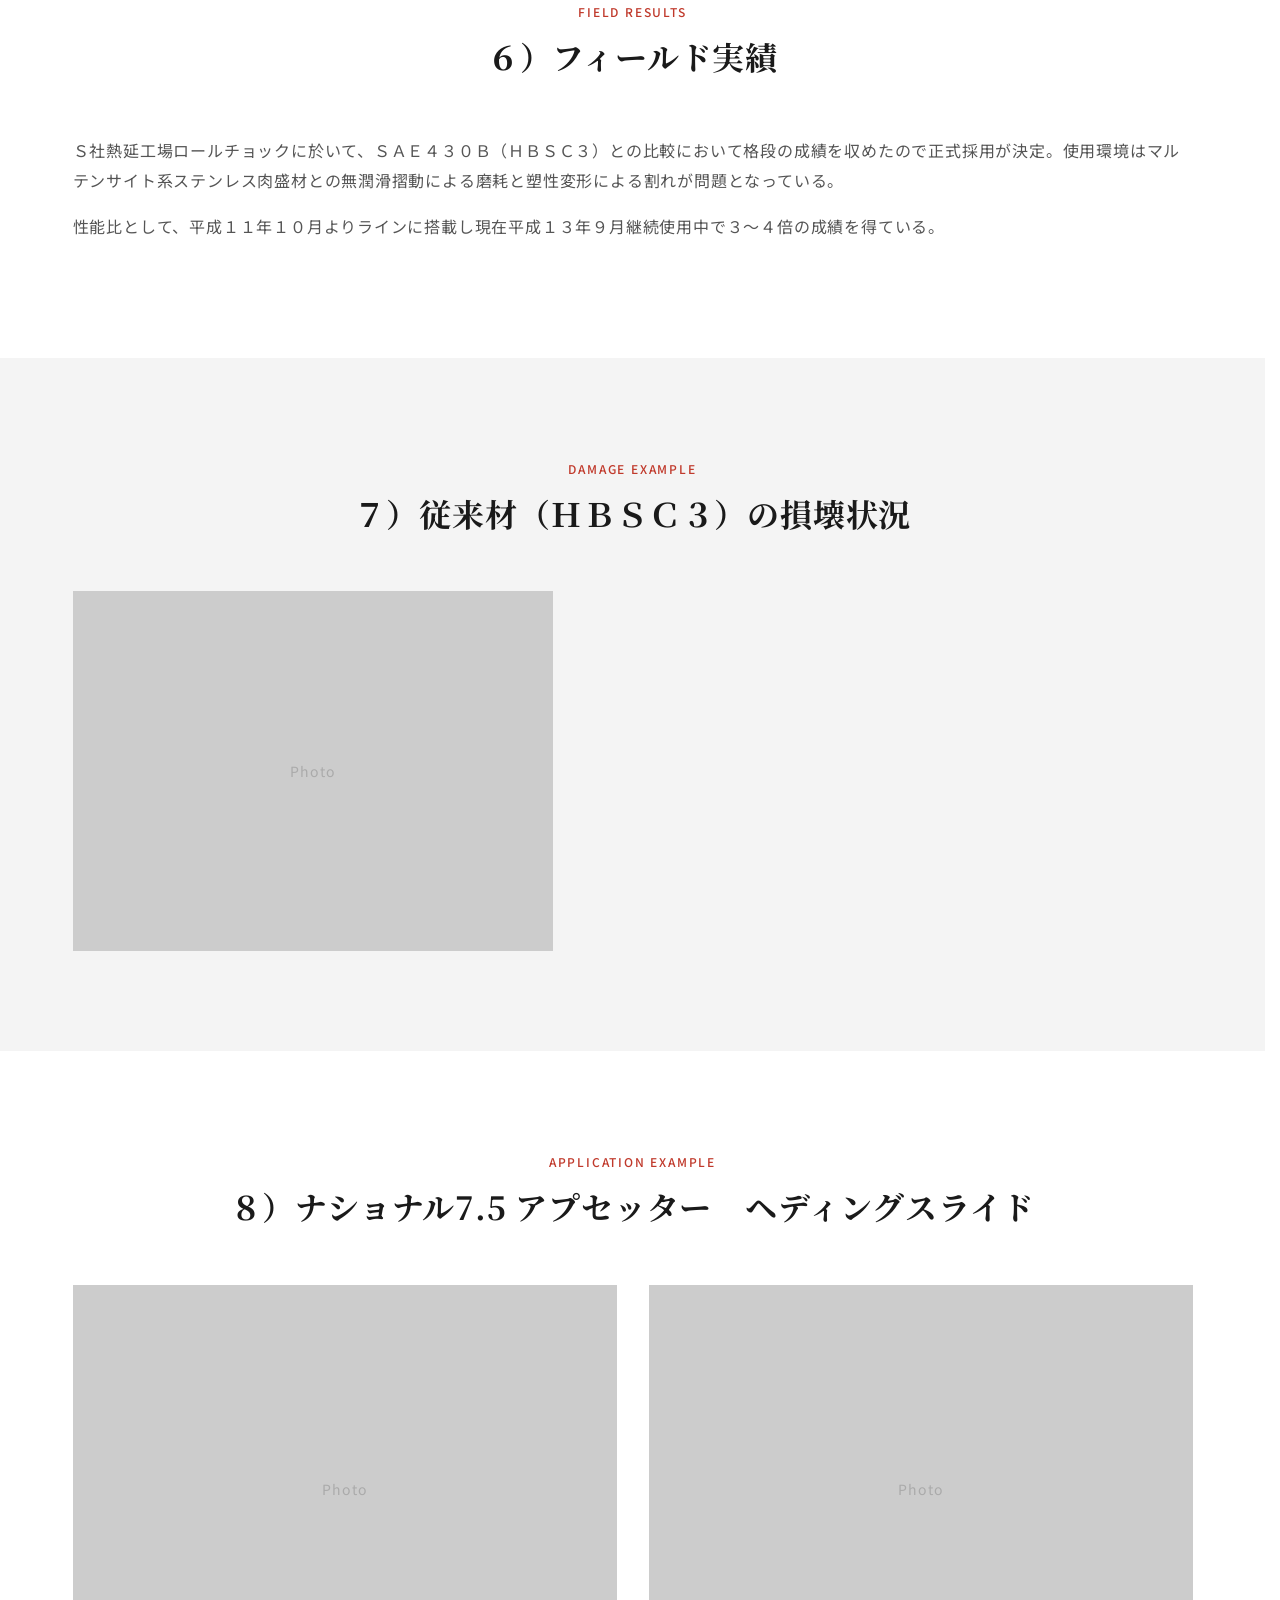
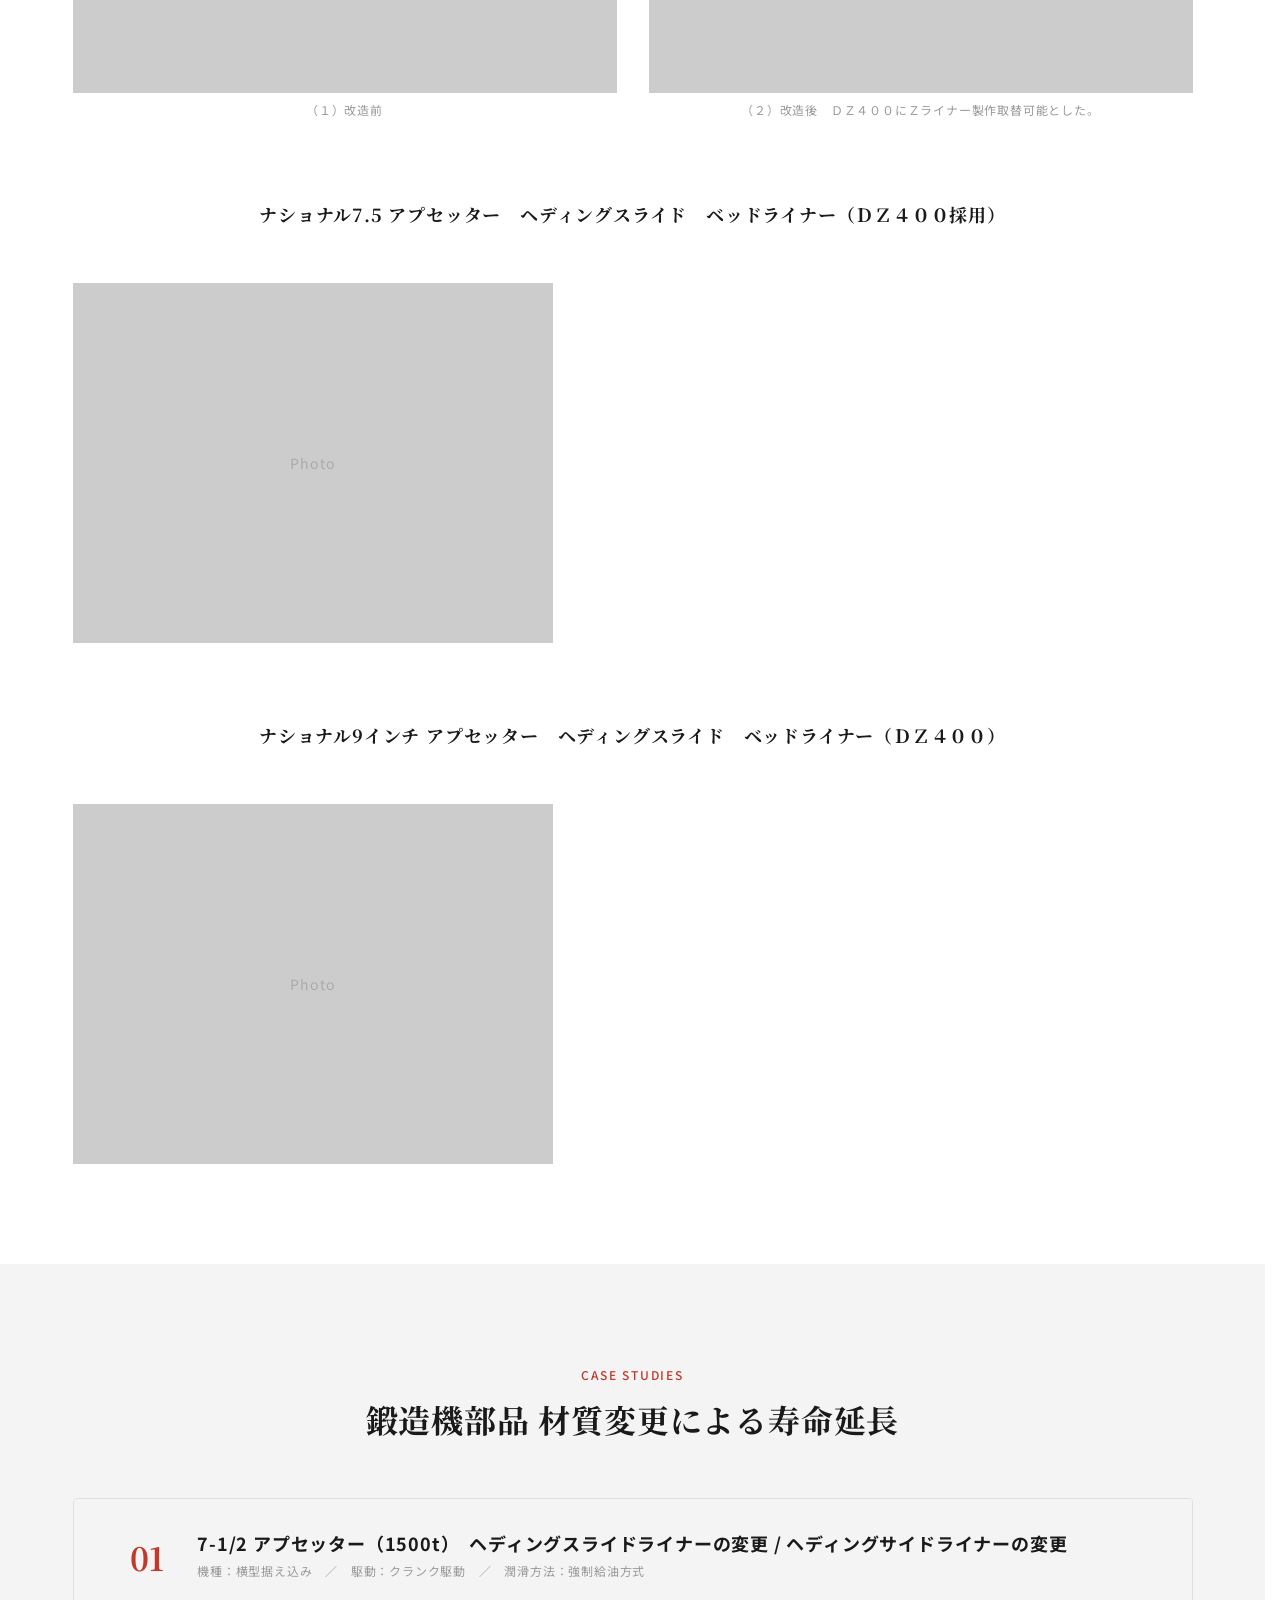
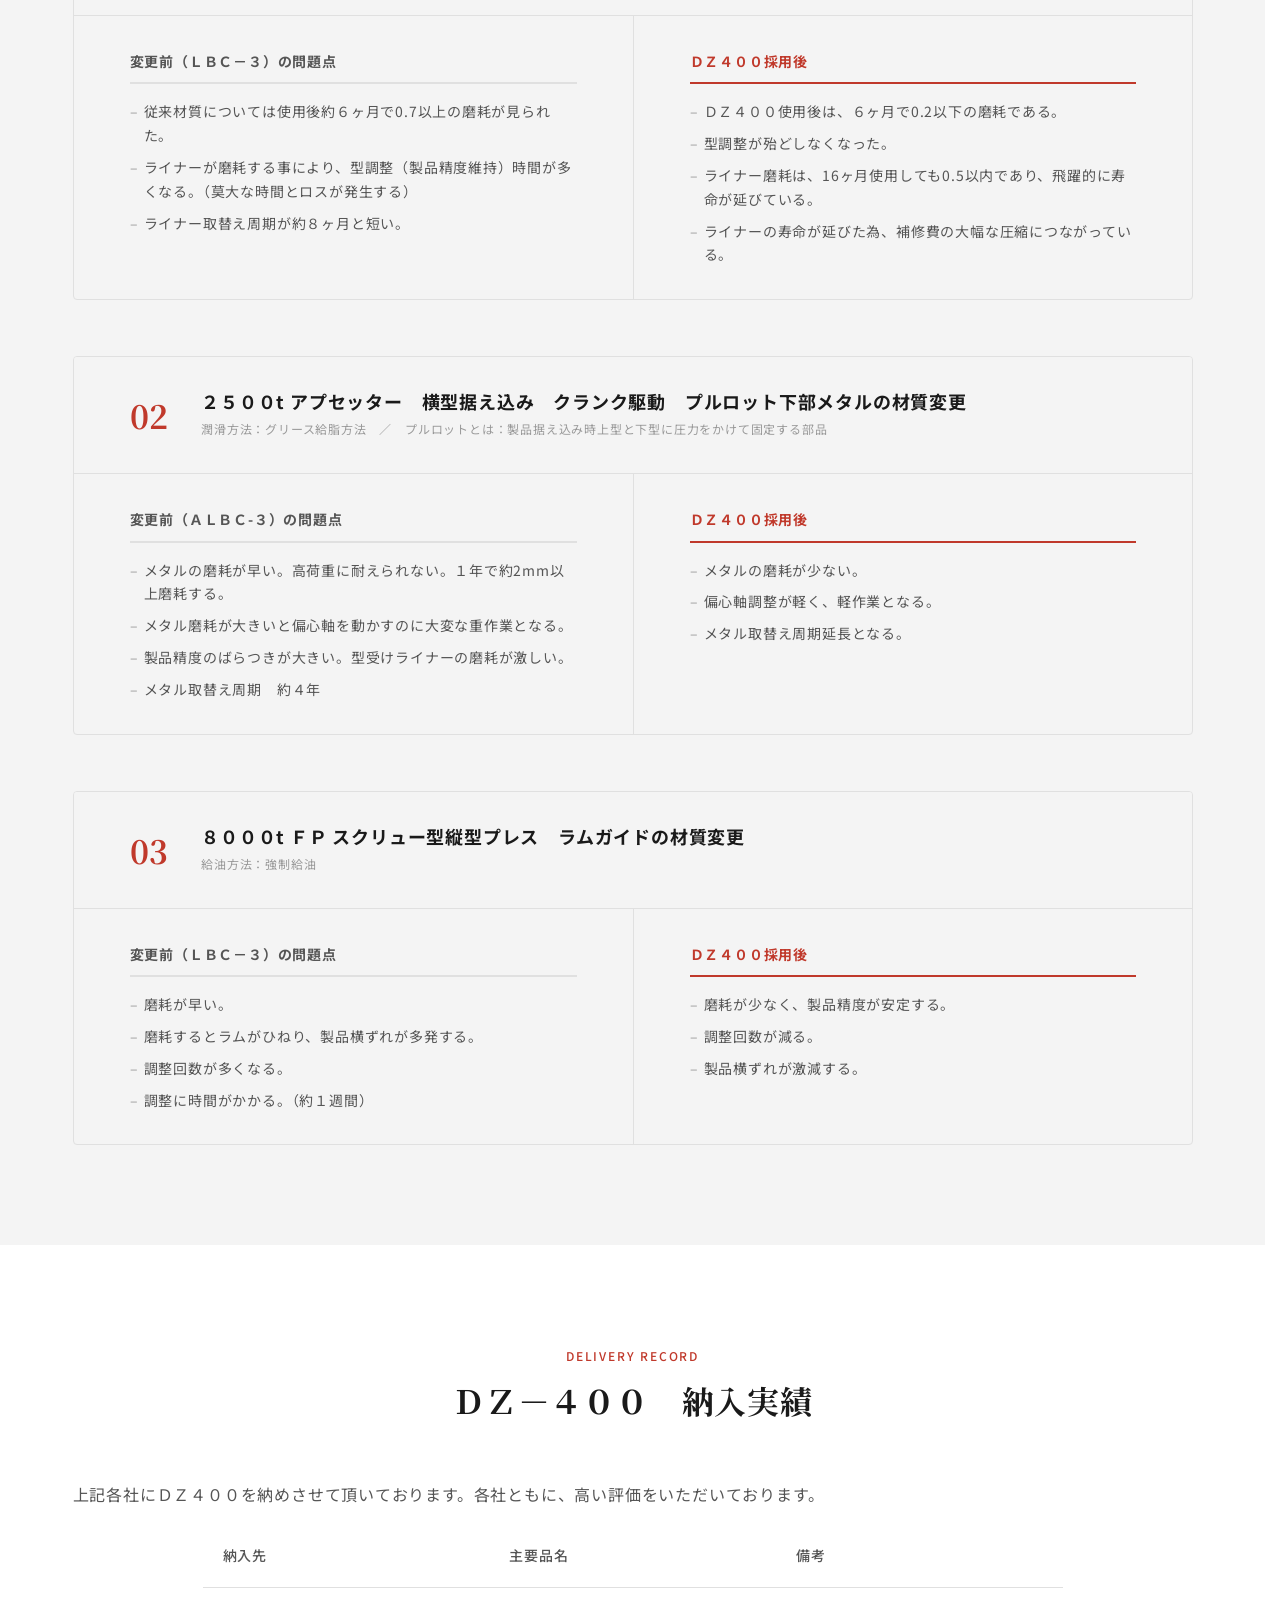
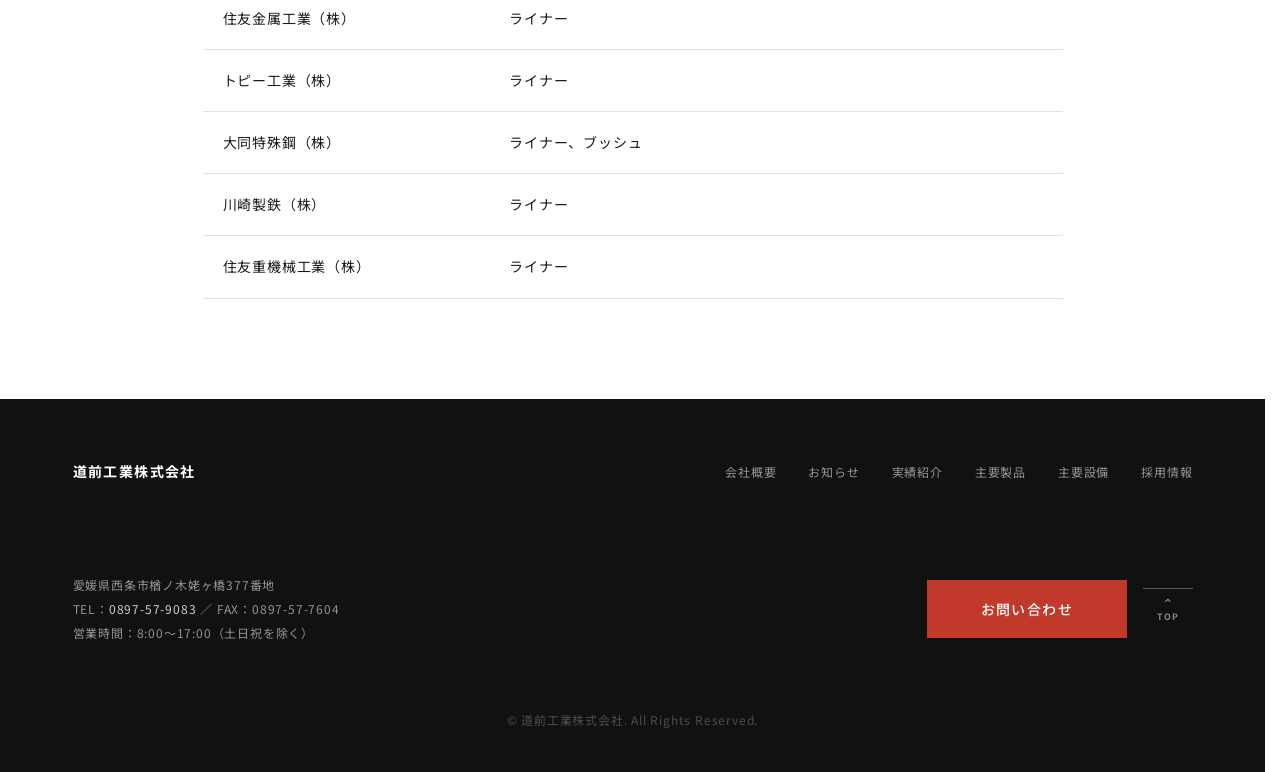
<file: results-dz400.html>
<!DOCTYPE html>
<html lang="ja">
<head>
  <meta charset="UTF-8">
  <meta name="viewport" content="width=device-width, initial-scale=1.0">
  <title>DZ-400 技術詳細・導入実績 | 道前工業株式会社</title>
  <link rel="preconnect" href="https://fonts.googleapis.com">
  <link rel="preconnect" href="https://fonts.gstatic.com" crossorigin>
  <link href="https://fonts.googleapis.com/css2?family=Noto+Sans+JP:wght@300;400;500;700&family=Noto+Serif+JP:wght@400;700&display=swap" rel="stylesheet">
  <link rel="stylesheet" href="css/style.css">
  <link rel="stylesheet" href="css/reset.css">
</head>
<body>

  <header class="site-header">
    <div class="header-inner container">
      <div class="site-logo">
        <a href="index.html"><span class="logo-text">道前工業株式会社</span></a>
      </div>
      <nav class="global-nav" aria-label="グローバルナビゲーション">
        <ul>
          <li><a href="about.html">会社概要</a></li>
          <li><a href="news.html">お知らせ</a></li>
          <li><a href="results.html" class="current">実績紹介</a></li>
          <li><a href="products.html">主要製品</a></li>
          <li><a href="equipment.html">主要設備</a></li>
          <li><a href="recruit.html">採用情報</a></li>
          <li><a href="contact.html" class="nav-contact">お問い合わせ</a></li>
        </ul>
      </nav>
      <button class="menu-toggle" aria-label="メニューを開く" aria-expanded="false">
        <span></span><span></span><span></span>
      </button>
    </div>
  </header>

  <div class="page-hero">
    <div class="container">
      <p class="page-hero-en">Results</p>
      <h1 class="page-hero-title">DZ-400 技術詳細・導入実績</h1>
    </div>
  </div>

  <nav class="breadcrumb">
    <div class="container">
      <ol>
        <li><a href="index.html">TOP</a></li>
        <li><a href="results.html">実績紹介</a></li>
        <li>DZ-400 技術詳細・導入実績</li>
      </ol>
    </div>
  </nav>

  <!-- サブページナビ -->
  <nav class="results-subnav">
    <div class="container">
      <div class="results-subnav-inner">
        <div class="results-subnav-item"><a href="results.html">DZ-400 概要</a></div>
        <div class="results-subnav-item"><a href="results-dz400.html" class="current">技術詳細・導入実績</a></div>
        <div class="results-subnav-item"><a href="results-paper.html">技術論文</a></div>
      </div>
    </div>
  </nav>

  <main>

    <!-- ========== 1. はじめに ========== -->
    <section class="sec-dz400-intro">
      <div class="container">

        <div class="sec-head" data-animate>
          <span class="sec-label">Introduction</span>
          <h2 class="sec-title">１）はじめに</h2>
        </div>

        <p class="dz400-intro-text" data-animate>
          弊社は、この度 ＳＡＥ４３０Ｂ（高力黄銅）やアルミニウム青銅（ＪＩＳ材）を超える銅合金材料（ＤＺ４００）の開発を行い、フィールドテストに於いて良好な結果を得ました。
        </p>

      </div>
    </section>


    <!-- ========== 2. DZ-400とは ========== -->
    <section>
      <div class="container">

        <div class="sec-head" data-animate>
          <span class="sec-label">About DZ-400</span>
          <h2 class="sec-title">２）ＤＺ４００とは</h2>
        </div>

        <p class="dz400-intro-text" data-animate>
          本材は、特殊アルミニウム青銅であります。ＪＩＳ ＡＬＢＣ３をベースにし、ＡＩ％を増やして硬度を上昇させ、かつ結晶粒の粗大化を防止するためＮｉ，Ｆｅを加え、かつ基地の更なる強化と、初析γの微細化を目的とした元素＠を３～５％添加しております。
        </p>

      </div>
    </section>


    <!-- ========== 3. 機械的性質の比較 ========== -->
    <section style="background-color: var(--color-bg-light); padding: var(--section-py) 0;">
      <div class="container">

        <div class="sec-head" data-animate>
          <span class="sec-label">Mechanical Properties</span>
          <h2 class="sec-title">３）機械的性質の比較</h2>
        </div>

        <div class="dz400-specs-table-wrap" data-animate>
          <table class="company-table dz400-specs-table">
            <thead>
              <tr>
                <th>項目</th>
                <th>ＳＡＥ４３０Ｂ</th>
                <th>ＡＬＢＣ３</th>
                <th class="dz400-col">ＤＺ４００</th>
              </tr>
            </thead>
            <tbody>
              <tr>
                <th>引張り強さ（N/mm²）</th>
                <td>&gt;655</td>
                <td>&gt;590</td>
                <td class="dz400-col"><strong>627.6</strong></td>
              </tr>
              <tr>
                <th>ブリネル硬さ（HB）</th>
                <td>&gt;165</td>
                <td>&gt;160</td>
                <td class="dz400-col"><strong>214</strong></td>
              </tr>
              <tr>
                <th>伸び（%）</th>
                <td>&gt;15</td>
                <td>&gt;15</td>
                <td class="dz400-col"><strong>3.3</strong></td>
              </tr>
            </tbody>
          </table>
        </div>

      </div>
    </section>


    <!-- ========== 4. 顕微鏡組織 ========== -->
    <section>
      <div class="container">

        <div class="sec-head" data-animate>
          <span class="sec-label">Microstructure</span>
          <h2 class="sec-title">４）顕微鏡組織</h2>
        </div>

        <div class="paper-fig-grid" data-animate>
          <div class="paper-fig-item">
            <div class="placeholder-img" style="aspect-ratio: 4/3;">
              <!-- 旧HP画像: SA430B 顕微鏡組織写真 -->
            </div>
            <p class="paper-fig-caption">ＳＡ４３０Ｂ 顕微鏡組織</p>
          </div>
          <div class="paper-fig-item">
            <div class="placeholder-img" style="aspect-ratio: 4/3;">
              <!-- 旧HP画像: DZ-400 顕微鏡組織写真 -->
            </div>
            <p class="paper-fig-caption">ＤＺ４００ 顕微鏡組織</p>
          </div>
        </div>

      </div>
    </section>


    <!-- ========== 5. DZ-400の特徴 ========== -->
    <section style="background-color: var(--color-bg-light); padding: var(--section-py) 0;">
      <div class="container">

        <div class="sec-head" data-animate>
          <span class="sec-label">Features</span>
          <h2 class="sec-title">５）ＤＺ４００の特徴</h2>
        </div>

        <ul class="dz400-features-list" data-animate>
          <li class="dz400-feature-item">（a）高硬度により耐磨耗性が良い。</li>
          <li class="dz400-feature-item">（b）硬質化合物の析出により、耐焼付性が高い。</li>
          <li class="dz400-feature-item">（c）元素＠の添加により、摺動特性がさらに向上している。</li>
          <li class="dz400-feature-item">（d）硬さをＨＢ２１０程度に抑制しているので、相手材の磨耗も少ない。</li>
          <li class="dz400-feature-item">（e）以上により、高面圧：無潤滑環境下で強い。</li>
        </ul>

      </div>
    </section>


    <!-- ========== 6. フィールド実績 ========== -->
    <section>
      <div class="container">

        <div class="sec-head" data-animate>
          <span class="sec-label">Field Results</span>
          <h2 class="sec-title">６）フィールド実績</h2>
        </div>

        <p class="dz400-intro-text" data-animate>
          Ｓ社熱延工場ロールチョックに於いて、ＳＡＥ４３０Ｂ（ＨＢＳＣ３）との比較において格段の成績を収めたので正式採用が決定。使用環境はマルテンサイト系ステンレス肉盛材との無潤滑摺動による磨耗と塑性変形による割れが問題となっている。
        </p>
        <p class="dz400-intro-text" data-animate>
          性能比として、平成１１年１０月よりラインに搭載し現在平成１３年９月継続使用中で３～４倍の成績を得ている。
        </p>

      </div>
    </section>


    <!-- ========== 7. 従来材の損壊状況 ========== -->
    <section style="background-color: var(--color-bg-light); padding: var(--section-py) 0;">
      <div class="container">

        <div class="sec-head" data-animate>
          <span class="sec-label">Damage Example</span>
          <h2 class="sec-title">７）従来材（ＨＢＳＣ３）の損壊状況</h2>
        </div>

        <div data-animate style="max-width: 480px;">
          <div class="placeholder-img" style="aspect-ratio: 4/3;">
            <!-- 旧HP画像: HBSC3損壊状況写真 -->
          </div>
        </div>

      </div>
    </section>


    <!-- ========== 8. ナショナル7.5アプセッター ========== -->
    <section>
      <div class="container">

        <div class="sec-head" data-animate>
          <span class="sec-label">Application Example</span>
          <h2 class="sec-title">８）ナショナル7.5 アプセッター　ヘディングスライド</h2>
        </div>

        <div class="paper-fig-grid" data-animate>
          <div class="paper-fig-item">
            <div class="placeholder-img" style="aspect-ratio: 4/3;">
              <!-- 旧HP画像: ナショナル7.5 改造前 -->
            </div>
            <p class="paper-fig-caption">（１）改造前</p>
          </div>
          <div class="paper-fig-item">
            <div class="placeholder-img" style="aspect-ratio: 4/3;">
              <!-- 旧HP画像: ナショナル7.5 改造後 -->
            </div>
            <p class="paper-fig-caption">（２）改造後　ＤＺ４００にＺライナー製作取替可能とした。</p>
          </div>
        </div>

        <div class="sec-head" style="margin-top: var(--gap-xl);" data-animate>
          <h3 class="sec-title" style="font-size: var(--fs-md);">ナショナル7.5 アプセッター　ヘディングスライド　ベッドライナー（ＤＺ４００採用）</h3>
        </div>
        <div data-animate style="max-width: 480px;">
          <div class="placeholder-img" style="aspect-ratio: 4/3;">
            <!-- 旧HP画像: ナショナル7.5 ベッドライナー DZ-400 -->
          </div>
        </div>

        <div class="sec-head" style="margin-top: var(--gap-xl);" data-animate>
          <h3 class="sec-title" style="font-size: var(--fs-md);">ナショナル9インチ アプセッター　ヘディングスライド　ベッドライナー（ＤＺ４００）</h3>
        </div>
        <div data-animate style="max-width: 480px;">
          <div class="placeholder-img" style="aspect-ratio: 4/3;">
            <!-- 旧HP画像: ナショナル9インチ ベッドライナー DZ-400 -->
          </div>
        </div>

      </div>
    </section>


    <!-- ========== 9. 鍛造機部品 導入事例 ========== -->
    <section style="background-color: var(--color-bg-light); padding: var(--section-py) 0;">
      <div class="container">

        <div class="sec-head" data-animate>
          <span class="sec-label">Case Studies</span>
          <h2 class="sec-title">鍛造機部品 材質変更による寿命延長</h2>
        </div>

        <!-- 事例 1 -->
        <div class="case-item" data-animate>
          <div class="case-item-header">
            <span class="case-num">01</span>
            <div>
              <h3 class="case-title">7-1/2 アプセッター（1500t）　ヘディングスライドライナーの変更 / ヘディングサイドライナーの変更</h3>
              <p class="case-sub">機種：横型据え込み　／　駆動：クランク駆動　／　潤滑方法：強制給油方式</p>
            </div>
          </div>
          <div class="case-body">
            <div class="case-col">
              <h4 class="case-col-title before">変更前（ＬＢＣ－３）の問題点</h4>
              <ul class="case-list">
                <li>従来材質については使用後約６ヶ月で0.7以上の磨耗が見られた。</li>
                <li>ライナーが磨耗する事により、型調整（製品精度維持）時間が多くなる。（莫大な時間とロスが発生する）</li>
                <li>ライナー取替え周期が約８ヶ月と短い。</li>
              </ul>
            </div>
            <div class="case-col">
              <h4 class="case-col-title after">ＤＺ４００採用後</h4>
              <ul class="case-list">
                <li>ＤＺ４００使用後は、６ヶ月で0.2以下の磨耗である。</li>
                <li>型調整が殆どしなくなった。</li>
                <li>ライナー磨耗は、16ヶ月使用しても0.5以内であり、飛躍的に寿命が延びている。</li>
                <li>ライナーの寿命が延びた為、補修費の大幅な圧縮につながっている。</li>
              </ul>
            </div>
          </div>
        </div>

        <!-- 事例 2 -->
        <div class="case-item" data-animate>
          <div class="case-item-header">
            <span class="case-num">02</span>
            <div>
              <h3 class="case-title">２５００t アプセッター　横型据え込み　クランク駆動　プルロット下部メタルの材質変更</h3>
              <p class="case-sub">潤滑方法：グリース給脂方法　／　プルロットとは：製品据え込み時上型と下型に圧力をかけて固定する部品</p>
            </div>
          </div>
          <div class="case-body">
            <div class="case-col">
              <h4 class="case-col-title before">変更前（ＡＬＢＣ-３）の問題点</h4>
              <ul class="case-list">
                <li>メタルの磨耗が早い。高荷重に耐えられない。１年で約2mm以上磨耗する。</li>
                <li>メタル磨耗が大きいと偏心軸を動かすのに大変な重作業となる。</li>
                <li>製品精度のばらつきが大きい。型受けライナーの磨耗が激しい。</li>
                <li>メタル取替え周期　約４年</li>
              </ul>
            </div>
            <div class="case-col">
              <h4 class="case-col-title after">ＤＺ４００採用後</h4>
              <ul class="case-list">
                <li>メタルの磨耗が少ない。</li>
                <li>偏心軸調整が軽く、軽作業となる。</li>
                <li>メタル取替え周期延長となる。</li>
              </ul>
            </div>
          </div>
        </div>

        <!-- 事例 3 -->
        <div class="case-item" data-animate>
          <div class="case-item-header">
            <span class="case-num">03</span>
            <div>
              <h3 class="case-title">８０００t ＦＰ スクリュー型縦型プレス　ラムガイドの材質変更</h3>
              <p class="case-sub">給油方法：強制給油</p>
            </div>
          </div>
          <div class="case-body">
            <div class="case-col">
              <h4 class="case-col-title before">変更前（ＬＢＣ－３）の問題点</h4>
              <ul class="case-list">
                <li>磨耗が早い。</li>
                <li>磨耗するとラムがひねり、製品横ずれが多発する。</li>
                <li>調整回数が多くなる。</li>
                <li>調整に時間がかかる。（約１週間）</li>
              </ul>
            </div>
            <div class="case-col">
              <h4 class="case-col-title after">ＤＺ４００採用後</h4>
              <ul class="case-list">
                <li>磨耗が少なく、製品精度が安定する。</li>
                <li>調整回数が減る。</li>
                <li>製品横ずれが激減する。</li>
              </ul>
            </div>
          </div>
        </div>

      </div>
    </section>


    <!-- ========== 10. 納入実績 ========== -->
    <section>
      <div class="container">

        <div class="sec-head" data-animate>
          <span class="sec-label">Delivery Record</span>
          <h2 class="sec-title">ＤＺ－４００　納入実績</h2>
        </div>

        <p class="dz400-intro-text" data-animate>
          上記各社にＤＺ４００を納めさせて頂いております。各社ともに、高い評価をいただいております。
        </p>

        <div class="company-table-wrap" data-animate>
          <table class="company-table">
            <thead>
              <tr>
                <th>納入先</th>
                <th>主要品名</th>
                <th>備考</th>
              </tr>
            </thead>
            <tbody>
              <tr>
                <td>住友金属工業（株）</td>
                <td>ライナー</td>
                <td></td>
              </tr>
              <tr>
                <td>トピー工業（株）</td>
                <td>ライナー</td>
                <td></td>
              </tr>
              <tr>
                <td>大同特殊鋼（株）</td>
                <td>ライナー、ブッシュ</td>
                <td></td>
              </tr>
              <tr>
                <td>川崎製鉄（株）</td>
                <td>ライナー</td>
                <td></td>
              </tr>
              <tr>
                <td>住友重機械工業（株）</td>
                <td>ライナー</td>
                <td></td>
              </tr>
            </tbody>
          </table>
        </div>

      </div>
    </section>

  </main>


  <!-- ========== Footer ========== -->
  <footer class="site-footer">
    <div class="container">

      <div class="footer-top">
        <div class="footer-logo">
          <span class="logo-text">道前工業株式会社</span>
        </div>
        <nav class="footer-nav" aria-label="フッターナビゲーション">
          <ul>
            <li><a href="about.html">会社概要</a></li>
            <li><a href="news.html">お知らせ</a></li>
            <li><a href="results.html">実績紹介</a></li>
            <li><a href="products.html">主要製品</a></li>
            <li><a href="equipment.html">主要設備</a></li>
            <li><a href="recruit.html">採用情報</a></li>
          </ul>
        </nav>
      </div>

      <div class="footer-bottom">
        <div class="footer-info">
          <p>愛媛県西条市楢ノ木姥ヶ橋377番地</p>
          <p>TEL：<a href="tel:0897579083">0897-57-9083</a> ／ FAX：0897-57-7604</p>
          <p>営業時間：8:00〜17:00（土日祝を除く）</p>
        </div>
        <a href="contact.html" class="footer-contact-btn">お問い合わせ</a>
        <button class="page-top-btn" onclick="window.scrollTo({top:0,behavior:'smooth'})" aria-label="ページトップへ戻る">
          <span class="page-top-arrow">&#8963;</span>
          <span class="page-top-text">TOP</span>
        </button>
      </div>

      <p class="copyright">&copy; 道前工業株式会社. All Rights Reserved.</p>

    </div>
  </footer>

  <script src="js/main.js"></script>
</body>
</html>
</file>
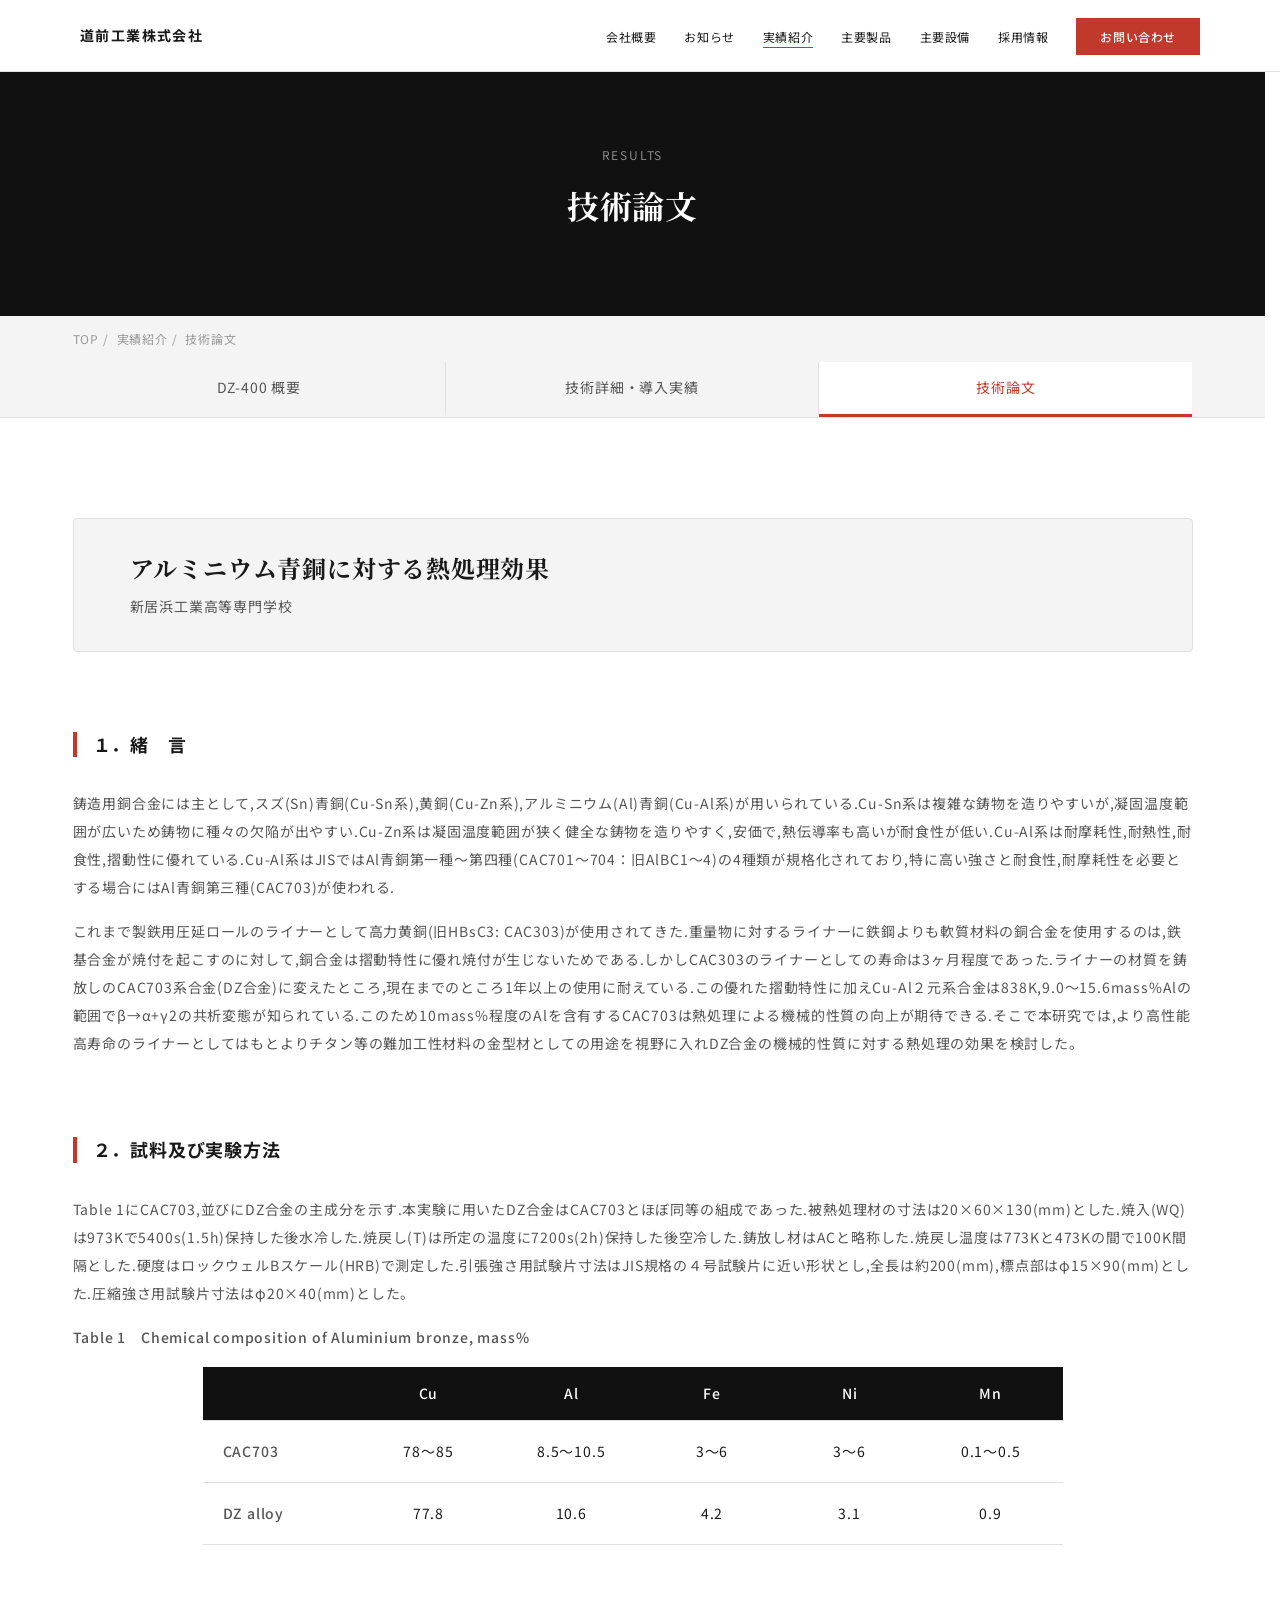
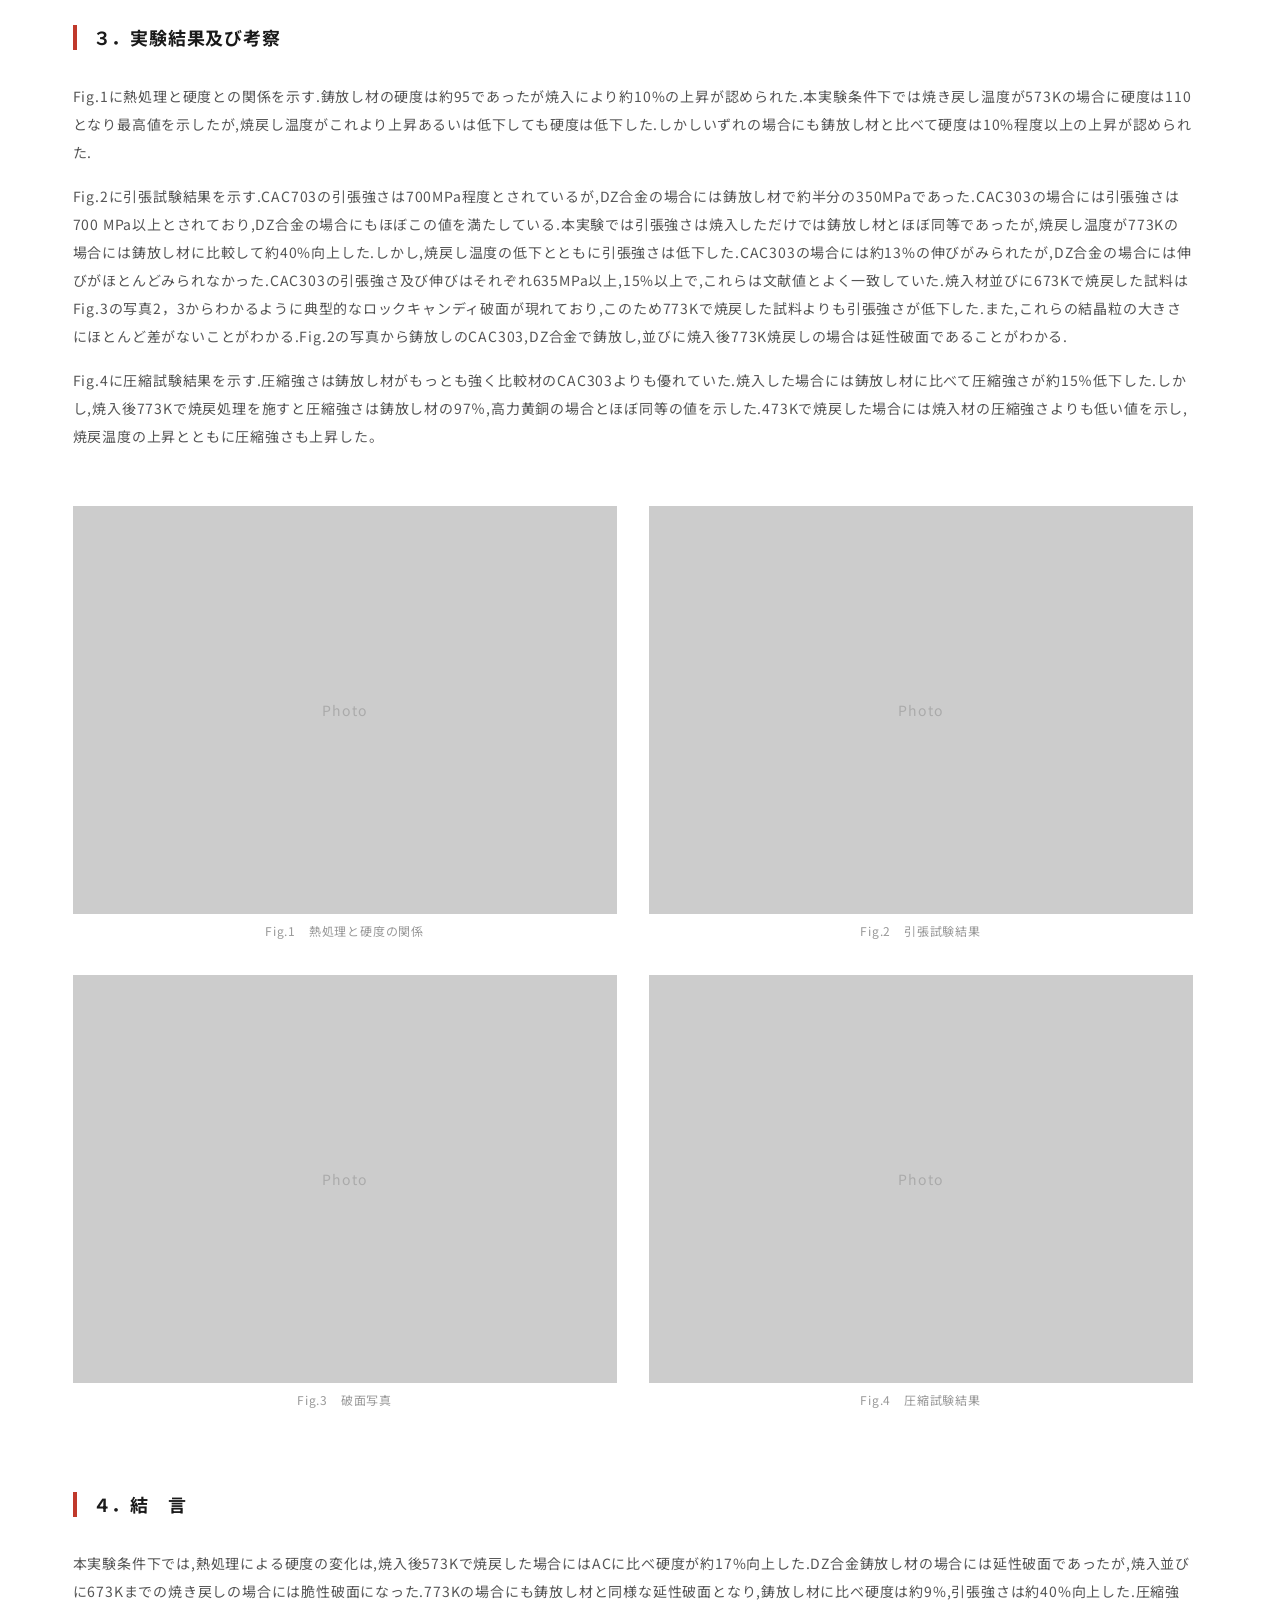
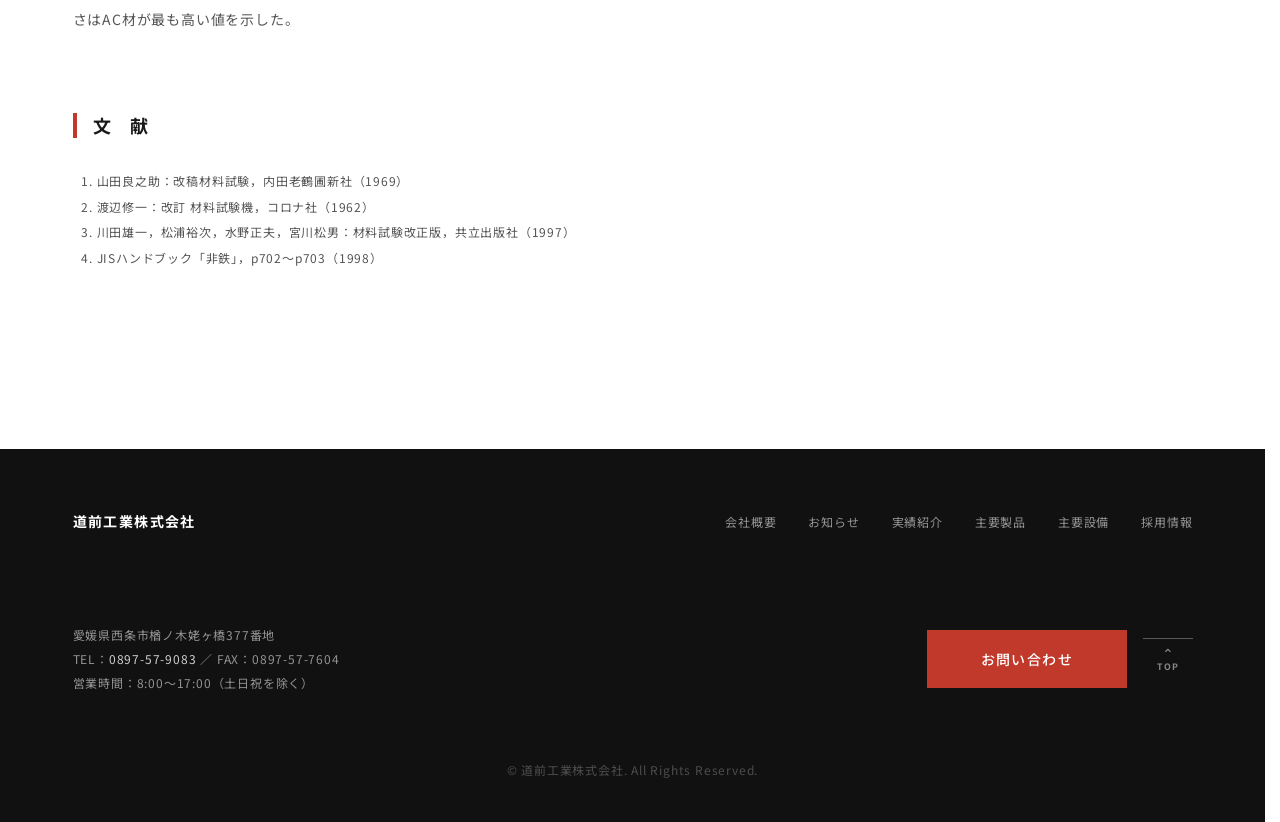
<file: results-paper.html>
<!DOCTYPE html>
<html lang="ja">
<head>
  <meta charset="UTF-8">
  <meta name="viewport" content="width=device-width, initial-scale=1.0">
  <title>技術論文 | 道前工業株式会社</title>
  <link rel="preconnect" href="https://fonts.googleapis.com">
  <link rel="preconnect" href="https://fonts.gstatic.com" crossorigin>
  <link href="https://fonts.googleapis.com/css2?family=Noto+Sans+JP:wght@300;400;500;700&family=Noto+Serif+JP:wght@400;700&display=swap" rel="stylesheet">
  <link rel="stylesheet" href="css/style.css">
  <link rel="stylesheet" href="css/reset.css">
</head>
<body>

  <header class="site-header">
    <div class="header-inner container">
      <div class="site-logo">
        <a href="index.html"><span class="logo-text">道前工業株式会社</span></a>
      </div>
      <nav class="global-nav" aria-label="グローバルナビゲーション">
        <ul>
          <li><a href="about.html">会社概要</a></li>
          <li><a href="news.html">お知らせ</a></li>
          <li><a href="results.html" class="current">実績紹介</a></li>
          <li><a href="products.html">主要製品</a></li>
          <li><a href="equipment.html">主要設備</a></li>
          <li><a href="recruit.html">採用情報</a></li>
          <li><a href="contact.html" class="nav-contact">お問い合わせ</a></li>
        </ul>
      </nav>
      <button class="menu-toggle" aria-label="メニューを開く" aria-expanded="false">
        <span></span><span></span><span></span>
      </button>
    </div>
  </header>

  <div class="page-hero">
    <div class="container">
      <p class="page-hero-en">Results</p>
      <h1 class="page-hero-title">技術論文</h1>
    </div>
  </div>

  <nav class="breadcrumb">
    <div class="container">
      <ol>
        <li><a href="index.html">TOP</a></li>
        <li><a href="results.html">実績紹介</a></li>
        <li>技術論文</li>
      </ol>
    </div>
  </nav>

  <!-- サブページナビ -->
  <nav class="results-subnav">
    <div class="container">
      <div class="results-subnav-inner">
        <div class="results-subnav-item"><a href="results.html">DZ-400 概要</a></div>
        <div class="results-subnav-item"><a href="results-dz400.html">技術詳細・導入実績</a></div>
        <div class="results-subnav-item"><a href="results-paper.html" class="current">技術論文</a></div>
      </div>
    </div>
  </nav>

  <main>

    <section>
      <div class="container">

        <!-- 論文情報 -->
        <div class="paper-info" data-animate>
          <h2 class="paper-info-title">アルミニウム青銅に対する熱処理効果</h2>
          <p class="paper-info-sub">新居浜工業高等専門学校</p>
        </div>

        <!-- 1. 緒言 -->
        <div class="paper-section" data-animate>
          <h3 class="paper-section-title">１．緒　言</h3>
          <p class="paper-body">
            鋳造用銅合金には主として,スズ(Sn)青銅(Cu-Sn系),黄銅(Cu-Zn系),アルミニウム(Al)青銅(Cu-Al系)が用いられている.Cu-Sn系は複雑な鋳物を造りやすいが,凝固温度範囲が広いため鋳物に種々の欠陥が出やすい.Cu-Zn系は凝固温度範囲が狭く健全な鋳物を造りやすく,安価で,熱伝導率も高いが耐食性が低い.Cu-Al系は耐摩耗性,耐熱性,耐食性,摺動性に優れている.Cu-Al系はJISではAl青銅第一種〜第四種(CAC701〜704：旧AlBC1〜4)の4種類が規格化されており,特に高い強さと耐食性,耐摩耗性を必要とする場合にはAl青銅第三種(CAC703)が使われる.
          </p>
          <p class="paper-body">
            これまで製鉄用圧延ロールのライナーとして高力黄銅(旧HBsC3: CAC303)が使用されてきた.重量物に対するライナーに鉄鋼よりも軟質材料の銅合金を使用するのは,鉄基合金が焼付を起こすのに対して,銅合金は摺動特性に優れ焼付が生じないためである.しかしCAC303のライナーとしての寿命は3ヶ月程度であった.ライナーの材質を鋳放しのCAC703系合金(DZ合金)に変えたところ,現在までのところ1年以上の使用に耐えている.この優れた摺動特性に加えCu-Al２元系合金は838K,9.0〜15.6mass%Alの範囲でβ→α+γ2の共析変態が知られている.このため10mass%程度のAlを含有するCAC703は熱処理による機械的性質の向上が期待できる.そこで本研究では,より高性能高寿命のライナーとしてはもとよりチタン等の難加工性材料の金型材としての用途を視野に入れDZ合金の機械的性質に対する熱処理の効果を検討した。
          </p>
        </div>

        <!-- 2. 試料及び実験方法 -->
        <div class="paper-section" data-animate>
          <h3 class="paper-section-title">２．試料及び実験方法</h3>
          <p class="paper-body">
            Table 1にCAC703,並びにDZ合金の主成分を示す.本実験に用いたDZ合金はCAC703とほぼ同等の組成であった.被熱処理材の寸法は20×60×130(mm)とした.焼入(WQ)は973Kで5400s(1.5h)保持した後水冷した.焼戻し(T)は所定の温度に7200s(2h)保持した後空冷した.鋳放し材はACと略称した.焼戻し温度は773Kと473Kの間で100K間隔とした.硬度はロックウェルBスケール(HRB)で測定した.引張強さ用試験片寸法はJIS規格の４号試験片に近い形状とし,全長は約200(mm),標点部はφ15×90(mm)とした.圧縮強さ用試験片寸法はφ20×40(mm)とした。
          </p>

          <p class="paper-body" style="font-weight: var(--fw-medium); margin-bottom: var(--gap-sm);">Table 1　Chemical composition of Aluminium bronze, mass%</p>
          <div class="company-table-wrap">
            <table class="company-table dz400-specs-table">
              <thead>
                <tr>
                  <th></th>
                  <th>Cu</th>
                  <th>Al</th>
                  <th>Fe</th>
                  <th>Ni</th>
                  <th>Mn</th>
                </tr>
              </thead>
              <tbody>
                <tr>
                  <th>CAC703</th>
                  <td>78〜85</td>
                  <td>8.5〜10.5</td>
                  <td>3〜6</td>
                  <td>3〜6</td>
                  <td>0.1〜0.5</td>
                </tr>
                <tr>
                  <th>DZ alloy</th>
                  <td>77.8</td>
                  <td>10.6</td>
                  <td>4.2</td>
                  <td>3.1</td>
                  <td>0.9</td>
                </tr>
              </tbody>
            </table>
          </div>
        </div>

        <!-- 3. 実験結果及び考察 -->
        <div class="paper-section" data-animate>
          <h3 class="paper-section-title">３．実験結果及び考察</h3>
          <p class="paper-body">
            Fig.1に熱処理と硬度との関係を示す.鋳放し材の硬度は約95であったが焼入により約10%の上昇が認められた.本実験条件下では焼き戻し温度が573Kの場合に硬度は110となり最高値を示したが,焼戻し温度がこれより上昇あるいは低下しても硬度は低下した.しかしいずれの場合にも鋳放し材と比べて硬度は10%程度以上の上昇が認められた.
          </p>
          <p class="paper-body">
            Fig.2に引張試験結果を示す.CAC703の引張強さは700MPa程度とされているが,DZ合金の場合には鋳放し材で約半分の350MPaであった.CAC303の場合には引張強さは700 MPa以上とされており,DZ合金の場合にもほぼこの値を満たしている.本実験では引張強さは焼入しただけでは鋳放し材とほぼ同等であったが,焼戻し温度が773Kの場合には鋳放し材に比較して約40%向上した.しかし,焼戻し温度の低下とともに引張強さは低下した.CAC303の場合には約13%の伸びがみられたが,DZ合金の場合には伸びがほとんどみられなかった.CAC303の引張強さ及び伸びはそれぞれ635MPa以上,15%以上で,これらは文献値とよく一致していた.焼入材並びに673Kで焼戻した試料はFig.3の写真2，3からわかるように典型的なロックキャンディ破面が現れており,このため773Kで焼戻した試料よりも引張強さが低下した.また,これらの結晶粒の大きさにほとんど差がないことがわかる.Fig.2の写真から鋳放しのCAC303,DZ合金で鋳放し,並びに焼入後773K焼戻しの場合は延性破面であることがわかる.
          </p>
          <p class="paper-body">
            Fig.4に圧縮試験結果を示す.圧縮強さは鋳放し材がもっとも強く比較材のCAC303よりも優れていた.焼入した場合には鋳放し材に比べて圧縮強さが約15％低下した.しかし,焼入後773Kで焼戻処理を施すと圧縮強さは鋳放し材の97％,高力黄銅の場合とほぼ同等の値を示した.473Kで焼戻した場合には焼入材の圧縮強さよりも低い値を示し,焼戻温度の上昇とともに圧縮強さも上昇した。
          </p>

          <div class="paper-fig-grid" style="margin-top: var(--gap-lg);" data-animate>
            <div class="paper-fig-item">
              <div class="placeholder-img" style="aspect-ratio: 4/3;">
                <!-- 旧HP画像: fig1.gif (熱処理と硬度の関係) -->
                <!-- src: http://www.dozen.co.jp/gif/repo/fig1.gif -->
              </div>
              <p class="paper-fig-caption">Fig.1　熱処理と硬度の関係</p>
            </div>
            <div class="paper-fig-item">
              <div class="placeholder-img" style="aspect-ratio: 4/3;">
                <!-- 旧HP画像: fig5.gif (引張試験結果) -->
                <!-- src: http://www.dozen.co.jp/gif/repo/fig5.gif -->
              </div>
              <p class="paper-fig-caption">Fig.2　引張試験結果</p>
            </div>
            <div class="paper-fig-item">
              <div class="placeholder-img" style="aspect-ratio: 4/3;">
                <!-- 旧HP画像: fig3.gif (破面写真) -->
                <!-- src: http://www.dozen.co.jp/gif/repo/fig3.gif -->
              </div>
              <p class="paper-fig-caption">Fig.3　破面写真</p>
            </div>
            <div class="paper-fig-item">
              <div class="placeholder-img" style="aspect-ratio: 4/3;">
                <!-- 旧HP画像: fig4.gif (圧縮試験結果) -->
                <!-- src: http://www.dozen.co.jp/gif/repo/fig4.gif -->
              </div>
              <p class="paper-fig-caption">Fig.4　圧縮試験結果</p>
            </div>
          </div>
        </div>

        <!-- 4. 結言 -->
        <div class="paper-section" data-animate>
          <h3 class="paper-section-title">４．結　言</h3>
          <p class="paper-body">
            本実験条件下では,熱処理による硬度の変化は,焼入後573Kで焼戻した場合にはACに比べ硬度が約17%向上した.DZ合金鋳放し材の場合には延性破面であったが,焼入並びに673Kまでの焼き戻しの場合には脆性破面になった.773Kの場合にも鋳放し材と同様な延性破面となり,鋳放し材に比べ硬度は約9%,引張強さは約40%向上した.圧縮強さはAC材が最も高い値を示した。
          </p>
        </div>

        <!-- 文献 -->
        <div class="paper-section" data-animate>
          <h3 class="paper-section-title">文　献</h3>
          <ol class="paper-references">
            <li>山田良之助：改稿材料試験，内田老鶴圃新社（1969）</li>
            <li>渡辺修一：改訂 材料試験機，コロナ社（1962）</li>
            <li>川田雄一，松浦裕次，水野正夫，宮川松男：材料試験改正版，共立出版社（1997）</li>
            <li>JISハンドブック「非鉄」，p702〜p703（1998）</li>
          </ol>
        </div>

      </div>
    </section>

  </main>


  <!-- ========== Footer ========== -->
  <footer class="site-footer">
    <div class="container">

      <div class="footer-top">
        <div class="footer-logo">
          <span class="logo-text">道前工業株式会社</span>
        </div>
        <nav class="footer-nav" aria-label="フッターナビゲーション">
          <ul>
            <li><a href="about.html">会社概要</a></li>
            <li><a href="news.html">お知らせ</a></li>
            <li><a href="results.html">実績紹介</a></li>
            <li><a href="products.html">主要製品</a></li>
            <li><a href="equipment.html">主要設備</a></li>
            <li><a href="recruit.html">採用情報</a></li>
          </ul>
        </nav>
      </div>

      <div class="footer-bottom">
        <div class="footer-info">
          <p>愛媛県西条市楢ノ木姥ヶ橋377番地</p>
          <p>TEL：<a href="tel:0897579083">0897-57-9083</a> ／ FAX：0897-57-7604</p>
          <p>営業時間：8:00〜17:00（土日祝を除く）</p>
        </div>
        <a href="contact.html" class="footer-contact-btn">お問い合わせ</a>
        <button class="page-top-btn" onclick="window.scrollTo({top:0,behavior:'smooth'})" aria-label="ページトップへ戻る">
          <span class="page-top-arrow">&#8963;</span>
          <span class="page-top-text">TOP</span>
        </button>
      </div>

      <p class="copyright">&copy; 道前工業株式会社. All Rights Reserved.</p>

    </div>
  </footer>

  <script src="js/main.js"></script>
</body>
</html>
</file>
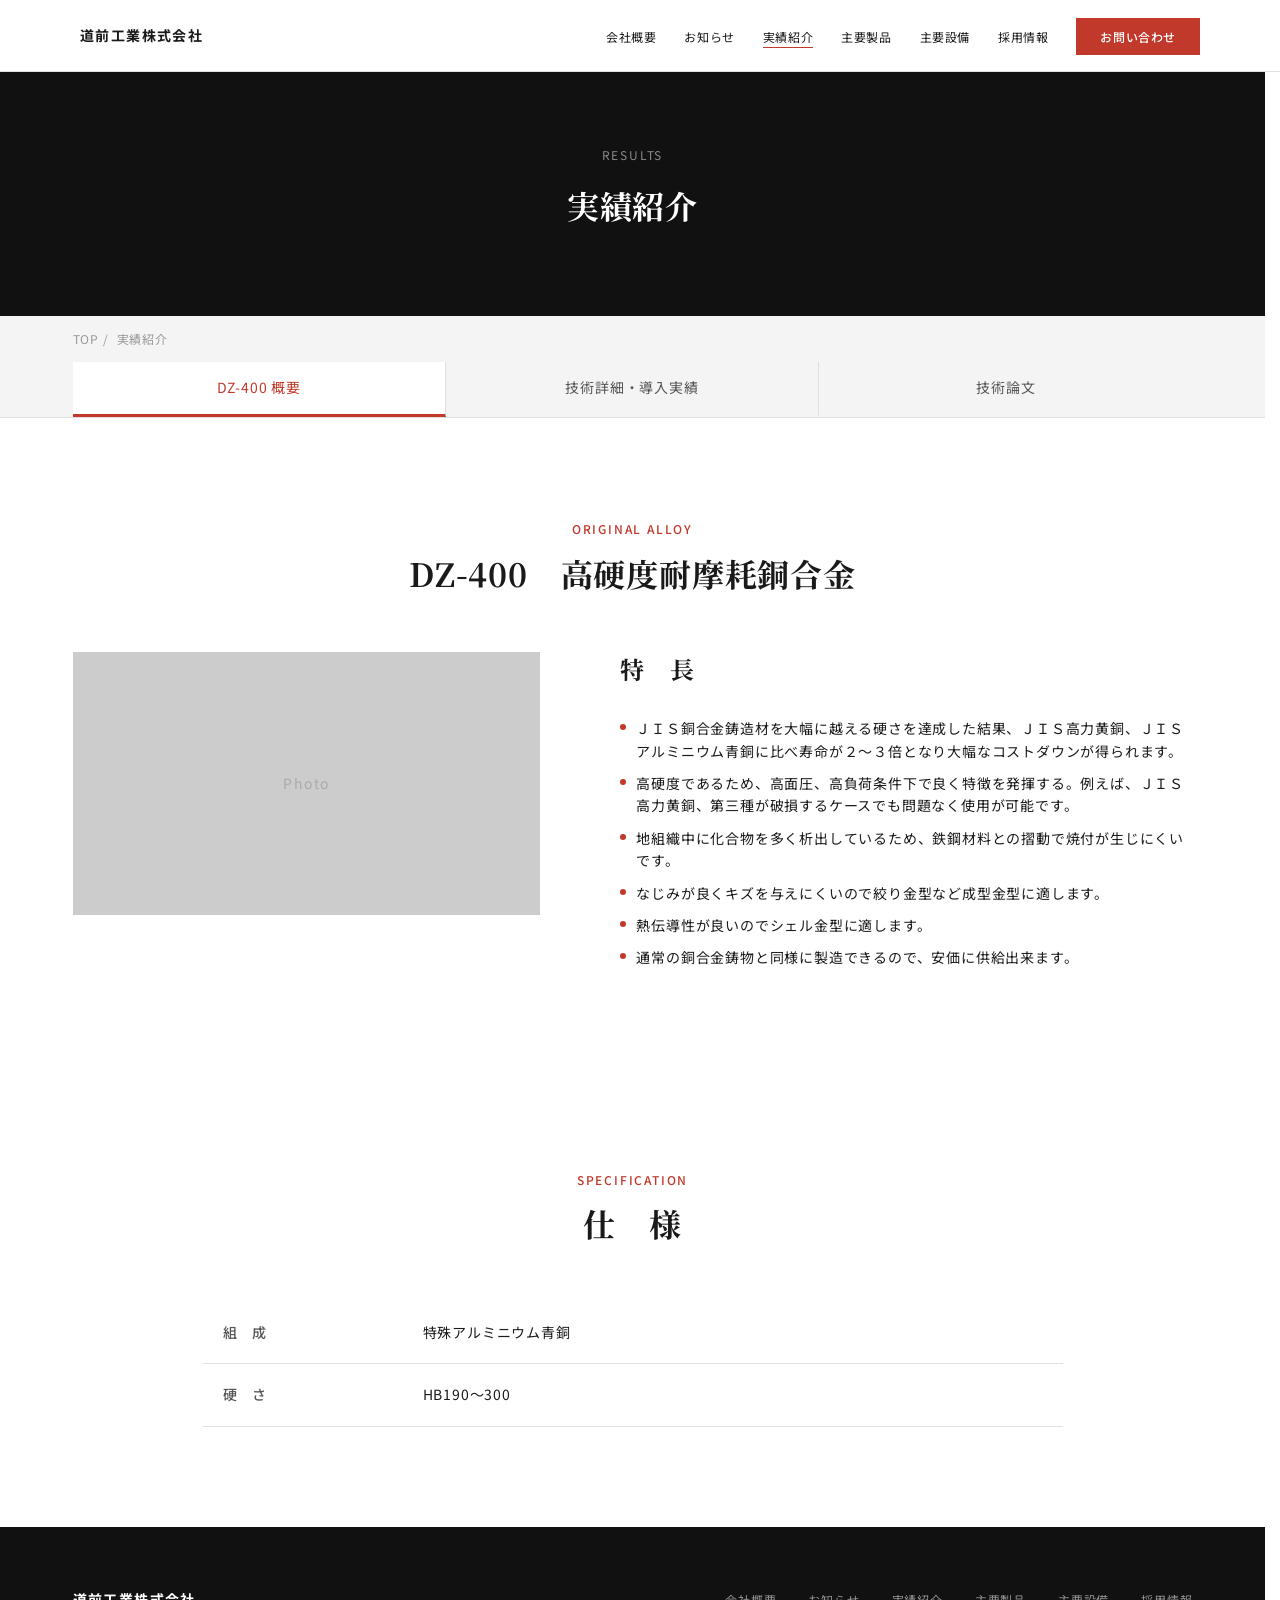
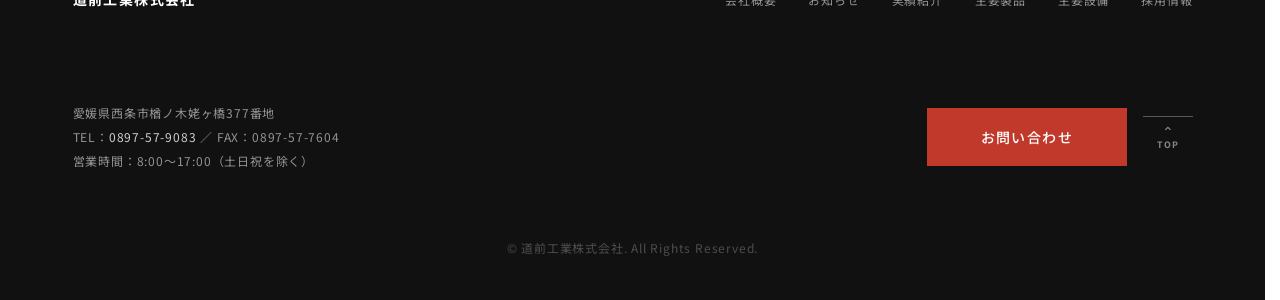
<file: results.html>
<!DOCTYPE html>
<html lang="ja">
<head>
  <meta charset="UTF-8">
  <meta name="viewport" content="width=device-width, initial-scale=1.0">
  <title>実績紹介 | 道前工業株式会社</title>
  <link rel="preconnect" href="https://fonts.googleapis.com">
  <link rel="preconnect" href="https://fonts.gstatic.com" crossorigin>
  <link href="https://fonts.googleapis.com/css2?family=Noto+Sans+JP:wght@300;400;500;700&family=Noto+Serif+JP:wght@400;700&display=swap" rel="stylesheet">
  <link rel="stylesheet" href="css/style.css">
  <link rel="stylesheet" href="css/reset.css">
</head>
<body>

  <header class="site-header">
    <div class="header-inner container">
      <div class="site-logo">
        <a href="index.html"><span class="logo-text">道前工業株式会社</span></a>
      </div>
      <nav class="global-nav" aria-label="グローバルナビゲーション">
        <ul>
          <li><a href="about.html">会社概要</a></li>
          <li><a href="news.html">お知らせ</a></li>
          <li><a href="results.html" class="current">実績紹介</a></li>
          <li><a href="products.html">主要製品</a></li>
          <li><a href="equipment.html">主要設備</a></li>
          <li><a href="recruit.html">採用情報</a></li>
          <li><a href="contact.html" class="nav-contact">お問い合わせ</a></li>
        </ul>
      </nav>
      <button class="menu-toggle" aria-label="メニューを開く" aria-expanded="false">
        <span></span><span></span><span></span>
      </button>
    </div>
  </header>

  <div class="page-hero">
    <div class="container">
      <p class="page-hero-en">Results</p>
      <h1 class="page-hero-title">実績紹介</h1>
    </div>
  </div>

  <nav class="breadcrumb">
    <div class="container">
      <ol>
        <li><a href="index.html">TOP</a></li>
        <li>実績紹介</li>
      </ol>
    </div>
  </nav>

  <!-- サブページナビ -->
  <nav class="results-subnav">
    <div class="container">
      <div class="results-subnav-inner">
        <div class="results-subnav-item"><a href="results.html" class="current">DZ-400 概要</a></div>
        <div class="results-subnav-item"><a href="results-dz400.html">技術詳細・導入実績</a></div>
        <div class="results-subnav-item"><a href="results-paper.html">技術論文</a></div>
      </div>
    </div>
  </nav>

  <main>

    <!-- ========== DZ-400 概要 ========== -->
    <section class="sec-dz400-intro">
      <div class="container">

        <div class="sec-head" data-animate>
          <span class="sec-label">Original Alloy</span>
          <h2 class="sec-title">DZ-400　高硬度耐摩耗銅合金</h2>
        </div>

        <div class="dz400-intro-inner" data-animate>
          <div class="dz400-intro-img">
            <div class="placeholder-img" style="aspect-ratio: 16 / 9;">
              <!-- <img src="images/dz400.jpg" alt="DZ-400"> -->
              <!-- 旧HP画像: http://www.dozen.co.jp/jpg/DZ-400.jpg -->
            </div>
          </div>
          <div class="dz400-intro-body">
            <h3 class="dz400-intro-title">特　長</h3>
            <ul class="dz400-features-list">
              <li class="dz400-feature-item">ＪＩＳ銅合金鋳造材を大幅に越える硬さを達成した結果、ＪＩＳ高力黄銅、ＪＩＳアルミニウム青銅に比べ寿命が２～３倍となり大幅なコストダウンが得られます。</li>
              <li class="dz400-feature-item">高硬度であるため、高面圧、高負荷条件下で良く特徴を発揮する。例えば、ＪＩＳ高力黄銅、第三種が破損するケースでも問題なく使用が可能です。</li>
              <li class="dz400-feature-item">地組織中に化合物を多く析出しているため、鉄鋼材料との摺動で焼付が生じにくいです。</li>
              <li class="dz400-feature-item">なじみが良くキズを与えにくいので絞り金型など成型金型に適します。</li>
              <li class="dz400-feature-item">熱伝導性が良いのでシェル金型に適します。</li>
              <li class="dz400-feature-item">通常の銅合金鋳物と同様に製造できるので、安価に供給出来ます。</li>
            </ul>
          </div>
        </div>

      </div>
    </section>


    <!-- ========== 仕様 ========== -->
    <section class="sec-dz400-specs">
      <div class="container">

        <div class="sec-head" data-animate>
          <span class="sec-label">Specification</span>
          <h2 class="sec-title">仕　様</h2>
        </div>

        <div class="company-table-wrap" data-animate>
          <table class="company-table">
            <tbody>
              <tr>
                <th>組　成</th>
                <td>特殊アルミニウム青銅</td>
              </tr>
              <tr>
                <th>硬　さ</th>
                <td>HB190〜300</td>
              </tr>
            </tbody>
          </table>
        </div>

      </div>
    </section>


  </main>


  <!-- ========== Footer ========== -->
  <footer class="site-footer">
    <div class="container">

      <div class="footer-top">
        <div class="footer-logo">
          <span class="logo-text">道前工業株式会社</span>
        </div>
        <nav class="footer-nav" aria-label="フッターナビゲーション">
          <ul>
            <li><a href="about.html">会社概要</a></li>
            <li><a href="news.html">お知らせ</a></li>
            <li><a href="results.html">実績紹介</a></li>
            <li><a href="products.html">主要製品</a></li>
            <li><a href="equipment.html">主要設備</a></li>
            <li><a href="recruit.html">採用情報</a></li>
          </ul>
        </nav>
      </div>

      <div class="footer-bottom">
        <div class="footer-info">
          <p>愛媛県西条市楢ノ木姥ヶ橋377番地</p>
          <p>TEL：<a href="tel:0897579083">0897-57-9083</a> ／ FAX：0897-57-7604</p>
          <p>営業時間：8:00〜17:00（土日祝を除く）</p>
        </div>
        <a href="contact.html" class="footer-contact-btn">お問い合わせ</a>
        <button class="page-top-btn" onclick="window.scrollTo({top:0,behavior:'smooth'})" aria-label="ページトップへ戻る">
          <span class="page-top-arrow">&#8963;</span>
          <span class="page-top-text">TOP</span>
        </button>
      </div>

      <p class="copyright">&copy; 道前工業株式会社. All Rights Reserved.</p>

    </div>
  </footer>

  <script src="js/main.js"></script>
</body>
</html>
</file>
<file: css/style.css>
/* ============================================
   道前工業株式会社 - Stylesheet
   ============================================ */

/* ============================================
   CSS Custom Properties (Design Tokens)
   ============================================ */
:root {
  /* --- Colors --- */
  --color-bg: #ffffff;
  --color-bg-light: #f4f4f4;
  --color-bg-dark: #111111;
  --color-bg-darkest: #0d0d0d;
  --color-text-primary: #1a1a1a;
  --color-text-secondary: #555555;
  --color-text-light: #999999;
  --color-accent: #c0392b;
  --color-accent-hover: #a93226;
  --color-border: #e0e0e0;
  --color-placeholder: #cccccc;

  /* --- Typography --- */
  --font-base: 'Noto Sans JP', sans-serif;
  --font-heading: 'Noto Serif JP', serif;

  --fs-xs: 0.75rem;
  --fs-sm: 0.875rem;
  --fs-base: 1rem;
  --fs-md: 1.125rem;
  --fs-lg: 1.5rem;
  --fs-xl: 2rem;
  --fs-2xl: 3rem;

  --fw-normal: 400;
  --fw-medium: 500;
  --fw-bold: 700;

  --lh-base: 1.9;
  --lh-heading: 1.4;
  --ls-base: 0.05em;
  --ls-wide: 0.1em;
  --ls-wider: 0.15em;

  /* --- Spacing --- */
  --section-py: 100px;
  --container-max: 1200px;
  --container-px: 40px;
  --gap-xs: 8px;
  --gap-sm: 16px;
  --gap-md: 32px;
  --gap-lg: 56px;
  --gap-xl: 80px;

  /* --- Misc --- */
  --radius-sm: 2px;
  --radius: 4px;
  --transition: 0.3s ease;
  --header-h: 72px;
}


/* ============================================
   Base
   ============================================ */
html {
  font-size: 16px;
  scroll-behavior: smooth;
  scrollbar-gutter: stable;
}

body {
  font-family: var(--font-base);
  font-size: var(--fs-base);
  color: var(--color-text-primary);
  background-color: var(--color-bg);
  line-height: var(--lh-base);
  letter-spacing: var(--ls-base);
  -webkit-font-smoothing: antialiased;
}

img {
  max-width: 100%;
  height: auto;
  display: block;
}

a {
  color: inherit;
  text-decoration: none;
  transition: var(--transition);
}

ul {
  list-style: none;
}

.container {
  max-width: var(--container-max);
  margin: 0 auto;
  padding: 0 var(--container-px);
}

section {
  padding: var(--section-py) 0;
}


/* ============================================
   Scroll Animation
   ============================================ */
[data-animate] {
  opacity: 0;
  transform: translateY(12px);
  transition: opacity 1.4s ease, transform 1.4s ease;
}

[data-animate].is-visible {
  opacity: 1;
  transform: none;
}

[data-delay="100"] {
  transition-delay: 0.1s;
}

[data-delay="150"] {
  transition-delay: 0.15s;
}

[data-delay="200"] {
  transition-delay: 0.2s;
}

[data-delay="300"] {
  transition-delay: 0.3s;
}

[data-delay="400"] {
  transition-delay: 0.4s;
}

/* PC：ディレイなしで一括表示 */
@media (min-width: 769px) {
  [data-delay] {
    transition-delay: 0s !important;
  }
}


/* ============================================
   Placeholder Image
   ============================================ */
.placeholder-img {
  background-color: var(--color-placeholder);
  width: 100%;
  display: flex;
  align-items: center;
  justify-content: center;
  position: relative;
  overflow: hidden;
}

.placeholder-img::after {
  content: 'Photo';
  font-size: var(--fs-sm);
  color: #aaa;
  letter-spacing: var(--ls-wide);
}

.placeholder-img img {
  position: absolute;
  inset: 0;
  width: 100%;
  height: 100%;
  object-fit: cover;
}

.placeholder-img:has(img)::after {
  display: none;
}


/* ============================================
   Buttons
   ============================================ */
.btn-primary {
  display: inline-block;
  padding: 16px 48px;
  background-color: var(--color-accent);
  color: #fff;
  font-size: var(--fs-sm);
  font-weight: var(--fw-medium);
  letter-spacing: var(--ls-wide);
  border: 2px solid var(--color-accent);
  transition: var(--transition);
  cursor: pointer;
  min-width: 200px;
  text-align: center;
}

.btn-primary:hover {
  background-color: var(--color-accent-hover);
  border-color: var(--color-accent-hover);
}

.btn-outline {
  display: inline-block;
  padding: 14px 40px;
  background-color: transparent;
  color: var(--color-text-primary);
  font-size: var(--fs-sm);
  font-weight: var(--fw-medium);
  letter-spacing: var(--ls-wide);
  border: 1px solid var(--color-text-primary);
  transition: var(--transition);
  cursor: pointer;
  min-width: 200px;
  /* ★ ボタン幅を広く */
  text-align: center;
}

.btn-outline:hover {
  background-color: var(--color-text-primary);
  color: var(--color-bg);
}

/* テキストリンク（小）*/
.btn-text {
  display: inline-flex;
  align-items: center;
  gap: 6px;
  font-size: var(--fs-sm);
  color: var(--color-text-light);
  transition: color var(--transition);
}

.btn-text:hover {
  color: var(--color-accent);
}


/* ============================================
   Section Header
   ============================================ */
.sec-label {
  display: block;
  font-size: var(--fs-xs);
  font-weight: var(--fw-medium);
  letter-spacing: var(--ls-wider);
  color: var(--color-accent);
  text-transform: uppercase;
  margin-bottom: 10px;
}

.sec-title {
  font-family: var(--font-heading);
  font-size: var(--fs-xl);
  font-weight: var(--fw-bold);
  line-height: var(--lh-heading);
  margin-bottom: var(--gap-lg);
}

.sec-head {
  text-align: center;
  margin-bottom: var(--gap-lg);
}

.equip-sub-title {
  margin: 0 auto;
}

.sec-head-row {
  display: flex;
  justify-content: space-between;
  align-items: flex-end;
  margin-bottom: var(--gap-md);
}


/* ============================================
   Header
   ============================================ */
.site-header {
  position: fixed;
  top: 0;
  left: 0;
  width: 100%;
  height: var(--header-h);
  background-color: var(--color-bg);
  border-bottom: 1px solid var(--color-border);
  z-index: 1000;
  transition: box-shadow var(--transition);
}

.site-header.scrolled {
  box-shadow: 0 2px 16px rgba(0, 0, 0, 0.08);
}

.header-inner {
  display: flex;
  align-items: center;
  justify-content: space-between;
  height: 100%;
}

.site-logo a {
  display: flex;
  align-items: center;
}

.logo-text {
  font-size: var(--fs-sm);
  font-weight: var(--fw-bold);
  letter-spacing: var(--ls-wide);
}

.site-logo img {
  height: 40px;
  width: auto;
}

.global-nav ul {
  display: flex;
  align-items: center;
  gap: 28px;
}

.global-nav a {
  font-size: var(--fs-xs);
  letter-spacing: var(--ls-base);
  position: relative;
}

.global-nav a:not(.nav-contact)::after {
  content: '';
  position: absolute;
  bottom: -3px;
  left: 0;
  width: 0;
  height: 1px;
  background-color: var(--color-accent);
  transition: width var(--transition);
}

.global-nav a:not(.nav-contact):hover::after,
.global-nav a.current::after {
  width: 100%;
}

/* ★ お問い合わせボタン（赤塗り） */
.nav-contact {
  padding: 10px 24px;
  background-color: var(--color-accent);
  color: #fff !important;
  font-size: var(--fs-xs);
  font-weight: var(--fw-medium);
  letter-spacing: var(--ls-wide);
}

.nav-contact:hover {
  background-color: var(--color-accent-hover);
}

/* Hamburger */
.menu-toggle {
  display: none;
  flex-direction: column;
  justify-content: center;
  gap: 6px;
  background: none;
  border: none;
  cursor: pointer;
  padding: 4px;
  width: 32px;
  height: 32px;
}

.menu-toggle span {
  display: block;
  width: 24px;
  height: 1.5px;
  background-color: var(--color-text-primary);
  transition: var(--transition);
}

.menu-toggle.open span:nth-child(1) {
  transform: translateY(7.5px) rotate(45deg);
}

.menu-toggle.open span:nth-child(2) {
  opacity: 0;
}

.menu-toggle.open span:nth-child(3) {
  transform: translateY(-7.5px) rotate(-45deg);
}


/* ============================================
   Hero
   ============================================ */
.hero {
  position: relative;
  height: calc(100vh - var(--header-h));
  min-height: 560px;
  max-height: 900px;
  margin-top: var(--header-h);
  overflow: hidden;
}

.hero-slider {
  position: absolute;
  inset: 0;
}

.hero-slide {
  position: absolute;
  inset: 0;
  opacity: 0;
  transition: opacity 1.2s ease;
}

.hero-slide.active {
  opacity: 1;
}

.slide-bg {
  width: 100%;
  height: 100%;
  background-color: #2e2e2e;
}

.hero-slide:nth-child(1) .slide-bg {
  background-color: #2e2e2e;
}

.hero-slide:nth-child(2) .slide-bg {
  background-color: #383838;
}

.hero-slide:nth-child(3) .slide-bg {
  background-color: #323232;
}

.slide-bg img {
  width: 100%;
  height: 100%;
  object-fit: cover;
}

.hero-overlay {
  position: absolute;
  inset: 0;
  background: linear-gradient(to right,
      rgba(0, 0, 0, 0.65) 0%,
      rgba(0, 0, 0, 0.3) 55%,
      rgba(0, 0, 0, 0.1) 100%);
}

.hero-content {
  position: absolute;
  inset: 0;
  display: flex;
  flex-direction: column;
  justify-content: center;
  padding: 0 var(--container-px);
  max-width: var(--container-max);
  left: 50%;
  transform: translateX(-50%);
  width: 100%;
}

.hero-sub {
  font-size: var(--fs-sm);
  color: rgba(255, 255, 255, 0.7);
  letter-spacing: var(--ls-wider);
  margin-bottom: 20px;
  animation: heroFadeUp 1s ease 0.2s both;
}

.hero-title {
  font-family: var(--font-heading);
  font-size: clamp(2rem, 3.8vw, 3.6rem);
  font-weight: var(--fw-bold);
  color: #fff;
  line-height: 1.55;
  letter-spacing: 0.04em;
  animation: heroFadeUp 1s ease 0.4s both;
}

@keyframes heroFadeUp {
  from {
    opacity: 0;
    transform: translateY(20px);
  }

  to {
    opacity: 1;
    transform: none;
  }
}

.hero-indicators {
  position: absolute;
  bottom: 36px;
  left: 50%;
  transform: translateX(-50%);
  display: flex;
  gap: 10px;
}

.indicator {
  width: 36px;
  height: 2px;
  background-color: rgba(255, 255, 255, 0.3);
  border: none;
  cursor: pointer;
  transition: background-color var(--transition);
  padding: 0;
}

.indicator.active {
  background-color: #fff;
}


/* ============================================
   当社の強み
   ★ 数字：大きく薄いデザイン装飾
   ★ 赤ライン：タイトル下に配置
   ★ reverseレイアウト：order で制御（direction:rtlは廃止）
   ============================================ */
.sec-strengths {
  background-color: var(--color-bg);
}

.strength-list {
  display: flex;
  flex-direction: column;
  gap: var(--gap-xl);
}

.strength-item {
  display: grid;
  grid-template-columns: 55fr 45fr;
  /* ★ %→fr でgap分のはみ出しを防止 */
  gap: 72px;
  align-items: center;
}

/* ★ reverseは order で制御して画像幅を正しく保つ */
.strength-item.reverse {
  grid-template-columns: 45fr 55fr;
}

.strength-item.reverse .strength-img {
  order: 2;
  /* 画像を右へ（55% 列） */
}

.strength-item.reverse .strength-body {
  order: 1;
  /* テキストを左へ（45% 列） */
}

.strength-img {
  overflow: hidden;
}

.strength-img .placeholder-img {
  aspect-ratio: 4 / 3;
  transition: transform 0.8s ease;
}

.strength-item:hover .placeholder-img {
  transform: scale(1.03);
}

/* ★ 番号：大きく薄い装飾文字 */
.strength-num {
  display: block;
  font-family: var(--font-base);
  font-size: 3.5rem;
  font-weight: 300;
  color: rgba(0, 0, 0, 0.08);
  line-height: 1;
  letter-spacing: -0.04em;
  margin-bottom: 4px;
}

/* ★ タイトル：下に赤ライン */
.strength-title {
  font-family: var(--font-heading);
  font-size: var(--fs-lg);
  font-weight: var(--fw-bold);
  line-height: var(--lh-heading);
  padding-bottom: var(--gap-sm);
  margin-bottom: var(--gap-sm);
  border-bottom: 2px solid var(--color-accent);
  /* ← 赤ラインを下へ */
}

.strength-text {
  color: var(--color-text-secondary);
  margin-bottom: var(--gap-md);
  line-height: var(--lh-base);
}

/* ★ DZ-400ボタン：アウトラインボタンで目立たせる */
.strength-body .btn-strength-link {
  display: inline-block;
  padding: 12px 32px;
  border: 1px solid var(--color-text-primary);
  font-size: var(--fs-sm);
  font-weight: var(--fw-medium);
  letter-spacing: var(--ls-wide);
  color: var(--color-text-primary);
  transition: var(--transition);
  min-width: 0;
}

.strength-body .btn-strength-link:hover {
  background-color: var(--color-text-primary);
  color: #fff;
}


/* ============================================
   お知らせ（コンパクト）
   ============================================ */
.sec-news {
  background-color: var(--color-bg-light);
}

.sec-news .sec-title {
  font-size: var(--fs-lg);
  /* 小さく */
  margin-bottom: 0;
}

.news-list {
  border-top: 1px solid var(--color-border);
}

.news-item {
  display: flex;
  align-items: center;
  gap: var(--gap-md);
  padding: 16px 0;
  /* コンパクトに */
  border-bottom: 1px solid var(--color-border);
}

.news-date {
  font-size: var(--fs-xs);
  color: var(--color-text-light);
  white-space: nowrap;
  flex-shrink: 0;
  min-width: 80px;
}

.news-link {
  font-size: var(--fs-sm);
  color: var(--color-text-secondary);
  transition: color var(--transition);
}

.news-link:hover {
  color: var(--color-accent);
}


/* ============================================
   3カード（実績・製品・設備）
   ★ ダーク背景でインパクト強化
   ★ カード全体クリック可能（<a>タグ）
   ============================================ */
.sec-cards {
  background-color: var(--color-bg-dark);
}

.cards-grid {
  display: grid;
  grid-template-columns: repeat(3, 1fr);
  gap: 40px;
}

/* カード全体を <a> タグに */
.card {
  display: flex;
  flex-direction: column;
  background-color: var(--color-bg);
  text-decoration: none;
  color: var(--color-text-primary);
  /* border-top: 3px solid var(--color-accent); */
  transition: transform var(--transition), box-shadow var(--transition);
}

.card:hover {
  transform: translateY(-8px);
  box-shadow: 0 20px 60px rgba(0, 0, 0, 0.5);
}

.card-img {
  overflow: hidden;
}

.card-img .placeholder-img {
  aspect-ratio: 4 / 3;
  transition: transform 0.6s ease;
}

.card:hover .placeholder-img {
  transform: scale(1.05);
}

.card-body {
  padding: 20px 24px 24px;
  display: flex;
  justify-content: space-between;
  align-items: center;
  flex: 1;
}

.card-title {
  font-size: var(--fs-md);
  font-weight: var(--fw-bold);
}

.card-more {
  font-size: var(--fs-sm);
  color: var(--color-accent);
  letter-spacing: var(--ls-wide);
  white-space: nowrap;
}


/* ============================================
   YouTube
   ★ 見出し削除・シンプルに動画だけ
   ============================================ */
.sec-youtube {
  background-color: var(--color-bg);
}

.youtube-wrap {
  max-width: 860px;
  margin: 0 auto;
}

.youtube-embed {
  aspect-ratio: 16 / 9;
  background-color: #111;
}

.youtube-embed iframe {
  width: 100%;
  height: 100%;
  border: none;
  display: block;
}


/* ============================================
   採用情報
   ============================================ */
.sec-recruit {
  background-color: var(--color-bg-light);
}

.recruit-inner {
  display: grid;
  grid-template-columns: 1fr 1fr;
  gap: var(--gap-xl);
  align-items: center;
}

.recruit-title {
  font-family: var(--font-heading);
  font-size: var(--fs-xl);
  font-weight: var(--fw-bold);
  line-height: var(--lh-heading);
  margin-bottom: var(--gap-sm);
}

.recruit-text {
  color: var(--color-text-secondary);
  margin-bottom: var(--gap-md);
}

.recruit-img .placeholder-img {
  aspect-ratio: 4 / 3;
}


/* ============================================
   お問い合わせ CTA
   ★ ダーク背景 + 左=情報 / 右=大きな赤エリア
   ★ 動線設計：ボタンエリア全体がクリッカブル
   ============================================ */
.sec-contact-cta {
  padding: 0;
  /* 内部グリッドでコントロール */
  background-color: var(--color-bg-dark);
  /* ★ フッターと色統一 */
  color: #fff;
}

.contact-cta-grid {
  display: grid;
  grid-template-columns: 1fr 1fr;
  /* ★ 黒:赤 = 1:1 */
  min-height: 360px;
}

.contact-cta-info {
  /* ★ 左余白をコンテナ位置に合わせてテキスト揃え */
  padding: var(--section-py) var(--gap-xl) var(--section-py) max(var(--container-px), calc((100vw - var(--container-max)) / 2 + var(--container-px)));
  display: flex;
  flex-direction: column;
  justify-content: center;
}

.contact-cta-info .sec-label {
  color: rgba(255, 255, 255, 0.5);
  letter-spacing: var(--ls-wider);
}

.contact-cta-title {
  font-family: var(--font-heading);
  font-size: var(--fs-xl);
  font-weight: var(--fw-bold);
  color: #fff;
  line-height: var(--lh-heading);
  margin-bottom: var(--gap-sm);
}

.contact-cta-lead {
  font-size: var(--fs-sm);
  color: rgba(255, 255, 255, 0.6);
  margin-bottom: var(--gap-md);
  line-height: var(--lh-base);
}

.contact-cta-tel {
  font-size: var(--fs-xs);
  color: rgba(255, 255, 255, 0.6);
}

.contact-cta-tel a {
  display: block;
  font-size: var(--fs-lg);
  font-weight: var(--fw-bold);
  color: #fff;
  letter-spacing: 0.04em;
  margin-bottom: 4px;
  transition: color var(--transition);
}

.contact-cta-tel a:hover {
  color: rgba(255, 255, 255, 0.8);
}

.contact-cta-sub {
  font-size: var(--fs-xs);
  color: rgba(255, 255, 255, 0.4);
}

/* ★ 右側：クリッカブルな赤エリア */
.contact-cta-action {
  background-color: var(--color-accent);
  display: flex;
  flex-direction: column;
  align-items: center;
  justify-content: center;
  text-decoration: none;
  padding: var(--gap-xl) var(--gap-md);
  text-align: center;
  transition: background-color var(--transition);
  gap: 16px;
  cursor: pointer;
}

.contact-cta-action:hover {
  background-color: var(--color-accent-hover);
}

.contact-cta-action-label {
  font-size: var(--fs-xs);
  color: rgba(255, 255, 255, 0.75);
  letter-spacing: var(--ls-wider);
  text-transform: uppercase;
}

.contact-cta-action-text {
  font-family: var(--font-heading);
  font-size: var(--fs-lg);
  font-weight: var(--fw-bold);
  color: #fff;
  line-height: 1.5;
}

.contact-cta-action-icon {
  width: 40px;
  height: 40px;
  border: 1px solid rgba(255, 255, 255, 0.5);
  border-radius: 50%;
  display: flex;
  align-items: center;
  justify-content: center;
  color: #fff;
  font-size: var(--fs-lg);
  transition: var(--transition);
}

.contact-cta-action:hover .contact-cta-action-icon {
  background-color: rgba(255, 255, 255, 0.15);
}


/* ============================================
   Footer
   ============================================ */
.site-footer {
  background-color: var(--color-bg-dark);
  color: rgba(255, 255, 255, 0.55);
  padding: 56px 0 40px;
}

.footer-top {
  display: flex;
  justify-content: space-between;
  align-items: flex-start;
  margin-bottom: var(--gap-lg);
}

.footer-logo .logo-text {
  color: #fff;
  font-size: var(--fs-sm);
  font-weight: var(--fw-bold);
}

.footer-logo img {
  height: 36px;
  width: auto;
}

.footer-nav ul {
  display: flex;
  flex-wrap: wrap;
  gap: var(--gap-xs) var(--gap-md);
  justify-content: flex-end;
}

.footer-nav a {
  font-size: var(--fs-xs);
  color: rgba(255, 255, 255, 0.55);
  transition: color var(--transition);
}

.footer-nav a:hover {
  color: #fff;
}

.footer-bottom {
  display: flex;
  justify-content: flex-start;
  align-items: center;
  gap: var(--gap-sm);
  padding-top: var(--gap-md);
}

.footer-info {
  font-size: var(--fs-xs);
  line-height: 2;
  color: rgba(255, 255, 255, 0.55);
}

.footer-info a {
  color: rgba(255, 255, 255, 0.8);
  transition: color var(--transition);
}

.footer-info a:hover {
  color: #fff;
}

/* ★ フッターお問い合わせ：赤塗りボタン */
.footer-contact-btn {
  display: inline-block;
  flex-shrink: 0;
  margin-left: auto;
  padding: 16px 48px;
  background-color: var(--color-accent);
  color: #fff;
  font-size: var(--fs-sm);
  font-weight: var(--fw-medium);
  letter-spacing: var(--ls-wide);
  white-space: nowrap;
  min-width: 200px;
  text-align: center;
  transition: background-color var(--transition);
}

.footer-contact-btn:hover {
  background-color: var(--color-accent-hover);
}

.copyright {
  display: block;
  font-size: var(--fs-xs);
  text-align: center;
  color: rgba(255, 255, 255, 0.25);
  margin-top: var(--gap-md);
  padding-top: var(--gap-md);
}


/* ============================================
   Inner Page Common
   ============================================ */
.page-hero {
  margin-top: var(--header-h);
  background-color: var(--color-bg-dark);
  color: #fff;
  padding: 72px 0;
  text-align: center;
}

.page-hero-title {
  font-family: var(--font-heading);
  font-size: var(--fs-xl);
  font-weight: var(--fw-bold);
  margin-bottom: 8px;
}

.page-hero-en {
  font-size: var(--fs-xs);
  letter-spacing: var(--ls-wider);
  color: rgba(255, 255, 255, 0.5);
  text-transform: uppercase;
  margin-bottom: 8px;
}

.breadcrumb {
  padding: 12px 0;
  background-color: var(--color-bg-light);
}

.breadcrumb ol {
  display: flex;
  flex-wrap: wrap;
  gap: 4px;
  font-size: var(--fs-xs);
  color: var(--color-text-light);
}

.breadcrumb li+li::before {
  content: ' / ';
  margin-right: 4px;
}

.breadcrumb a {
  color: var(--color-text-light);
}

.breadcrumb a:hover {
  color: var(--color-accent);
}


/* ============================================
   Recruit Page — 採用情報ページ拡張スタイル
   ============================================ */
.sec-work {
  background-color: var(--color-bg-light);
}

.work-grid {
  display: grid;
  grid-template-columns: repeat(3, 1fr);
  gap: var(--gap-md);
}

.work-item {
  background-color: var(--color-bg);
  padding: var(--gap-md);
  border-top: 3px solid var(--color-accent);
}

.work-item-num {
  font-size: 2.5rem;
  font-weight: 300;
  color: rgba(0, 0, 0, 0.08);
  line-height: 1;
  letter-spacing: -0.04em;
  margin-bottom: var(--gap-xs);
}

.work-item-title {
  font-family: var(--font-heading);
  font-size: var(--fs-md);
  font-weight: var(--fw-bold);
  margin-bottom: var(--gap-sm);
  color: var(--color-text-primary);
}

.work-item-text {
  font-size: var(--fs-sm);
  color: var(--color-text-secondary);
  line-height: var(--lh-base);
}

.sec-requirements {
  background-color: var(--color-bg);
}

.recruit-table-wrap {
  max-width: 860px;
  margin: 0 auto;
}

.recruit-cta {
  text-align: center;
  margin-top: var(--gap-xl);
}

.sec-workplace {
  background-color: var(--color-bg-light);
}

.workplace-grid {
  display: grid;
  grid-template-columns: repeat(3, 1fr);
  gap: var(--gap-md);
}

.workplace-item {}

.workplace-caption {
  font-size: var(--fs-xs);
  color: var(--color-text-light);
  margin-top: 10px;
  letter-spacing: var(--ls-wide);
}


/* ============================================
   About Page — 代表メッセージ
   ============================================ */
.message-inner {
  display: grid;
  grid-template-columns: 260px 1fr;
  gap: var(--gap-xl);
  align-items: flex-start;
}

.message-photo .placeholder-img {
  aspect-ratio: 3 / 4;
  margin-bottom: var(--gap-sm);
}

.message-photo-caption {
  font-size: var(--fs-sm);
  color: var(--color-text-secondary);
  text-align: center;
  line-height: 1.8;
}

.message-title {
  font-family: var(--font-heading);
  font-size: var(--fs-xl);
  font-weight: var(--fw-bold);
  line-height: var(--lh-heading);
  margin-bottom: var(--gap-md);
  padding-bottom: var(--gap-sm);
  border-bottom: 2px solid var(--color-accent);
}

.message-text {
  color: var(--color-text-secondary);
  margin-bottom: var(--gap-sm);
  line-height: var(--lh-base);
}

.message-sign {
  margin-top: var(--gap-md);
  font-size: var(--fs-sm);
  color: var(--color-text-primary);
  font-weight: var(--fw-medium);
  line-height: 2;
  padding-top: var(--gap-sm);
  border-top: 1px solid var(--color-border);
}


/* ============================================
   About Page — 会社概要テーブル
   ============================================ */
.sec-company-info {
  background-color: var(--color-bg-light);
}

.company-table-wrap {
  overflow-x: auto;
  -webkit-overflow-scrolling: touch;
  max-width: 860px;
  /* ★ PC時に中央寄せ */
  margin: 0 auto;
}

.company-table {
  width: 100%;
  border-collapse: collapse;
  font-size: var(--fs-sm);
}

.company-table th,
.company-table td {
  padding: 18px 20px;
  text-align: left;
  border-bottom: 1px solid var(--color-border);
  line-height: 1.8;
}

.company-table th {
  width: 200px;
  color: var(--color-text-secondary);
  font-weight: var(--fw-medium);
  white-space: nowrap;
  background-color: transparent;
  /* ★ タイトル側は背景なし */
}

.company-table td {
  color: var(--color-text-primary);
  /* 白背景なし — セクション背景に合わせる */
}

.company-table a {
  color: var(--color-text-primary);
  border-bottom: 1px solid var(--color-border);
  transition: color var(--transition), border-color var(--transition);
}

.company-table a:hover {
  color: var(--color-accent);
  border-color: var(--color-accent);
}


/* ============================================
   About Page — 取引先
   ============================================ */
.clients-list {
  display: grid;
  grid-template-columns: repeat(3, 1fr);
  gap: 1px;
  background-color: var(--color-border);
  border: 1px solid var(--color-border);
}

.clients-item {
  background-color: var(--color-bg);
  padding: 24px var(--gap-md);
  font-size: var(--fs-sm);
  font-weight: var(--fw-medium);
  color: var(--color-text-primary);
  letter-spacing: var(--ls-base);
  position: relative;
}

.clients-item::before {
  content: '';
  display: inline-block;
  width: 4px;
  height: 4px;
  background-color: var(--color-accent);
  border-radius: 50%;
  margin-right: 10px;
  vertical-align: middle;
}


/* ============================================
   About Page — 沿革
   ============================================ */
.sec-history {
  background-color: var(--color-bg-light);
}

.history-list {
  position: relative;
  padding-left: 120px;
}

.history-list::before {
  content: '';
  position: absolute;
  left: 90px;
  top: 8px;
  bottom: 8px;
  width: 1px;
  background-color: var(--color-border);
}

.history-item {
  display: flex;
  align-items: flex-start;
  gap: var(--gap-md);
  position: relative;
  margin-bottom: var(--gap-md);
}

.history-item:last-child {
  margin-bottom: 0;
}

.history-year {
  position: absolute;
  left: -120px;
  top: 2px;
  width: 80px;
  text-align: right;
  font-size: var(--fs-xs);
  font-weight: var(--fw-bold);
  color: var(--color-accent);
  letter-spacing: var(--ls-base);
  white-space: nowrap;
}

.history-content {
  padding-left: var(--gap-md);
  position: relative;
}

.history-content::before {
  content: '';
  position: absolute;
  left: calc(-1 * var(--gap-md) - 4px);
  top: 8px;
  width: 8px;
  height: 8px;
  border-radius: 50%;
  background-color: var(--color-accent);
  border: 2px solid var(--color-bg-light);
}

.history-event {
  font-size: var(--fs-sm);
  color: var(--color-text-secondary);
  line-height: var(--lh-base);
}


/* ============================================
   About Page — アクセス
   ============================================ */
.access-inner {
  display: grid;
  grid-template-columns: 1fr 300px;
  gap: var(--gap-xl);
  align-items: flex-start;
}

.access-map iframe {
  display: block;
  width: 100%;
  height: 420px;
  border: 0;
}

.access-dl {
  margin-bottom: var(--gap-md);
}

.access-dl dt {
  font-size: var(--fs-xs);
  font-weight: var(--fw-bold);
  color: var(--color-accent);
  letter-spacing: var(--ls-wider);
  text-transform: uppercase;
  margin-top: var(--gap-sm);
  margin-bottom: 4px;
}

.access-dl dt:first-child {
  margin-top: 0;
}

.access-dl dd {
  font-size: var(--fs-sm);
  color: var(--color-text-secondary);
  line-height: 1.8;
}

.access-dl a {
  color: var(--color-text-primary);
  font-weight: var(--fw-bold);
  transition: color var(--transition);
}

.access-dl a:hover {
  color: var(--color-accent);
}

.access-map-btn {
  display: block;
  text-align: center;
  min-width: 0;
  font-size: var(--fs-xs);
}


/* ============================================
   Contact Page
   ============================================ */
.contact-info-block {
  display: grid;
  grid-template-columns: 1fr 1fr;
  /* ACCESS削除で2列に */
  gap: var(--gap-md);
  margin-bottom: var(--gap-xl);
}

.contact-info-item {
  padding: var(--gap-md);
  border: 1px solid var(--color-border);
}

.contact-info-item h3 {
  font-size: var(--fs-xs);
  font-weight: var(--fw-medium);
  letter-spacing: var(--ls-wider);
  color: var(--color-accent);
  margin-bottom: var(--gap-xs);
}

.contact-info-item p {
  font-size: var(--fs-sm);
  color: var(--color-text-secondary);
  line-height: 1.8;
}

.contact-info-item strong {
  display: block;
  font-size: var(--fs-lg);
  font-weight: var(--fw-bold);
  color: var(--color-text-primary);
}

.contact-info-item a {
  color: var(--color-text-primary);
  transition: color var(--transition);
}

.contact-info-item a:hover {
  color: var(--color-accent);
}

/* Form */
.form-wrap {
  max-width: 640px;
  /* ★ フォーム最大幅 */
  margin: 0 auto;
  /* ★ 中央揃え */
}

.form-group {
  margin-bottom: var(--gap-md);
}

.form-group label {
  display: block;
  font-size: var(--fs-sm);
  font-weight: var(--fw-medium);
  margin-bottom: 8px;
}

.form-group label .required {
  color: var(--color-accent);
  font-size: var(--fs-xs);
  margin-left: 6px;
}

.form-group input,
.form-group select,
.form-group textarea {
  width: 100%;
  padding: 12px 16px;
  font-size: var(--fs-sm);
  color: var(--color-text-primary);
  background-color: var(--color-bg);
  border: 1px solid var(--color-border);
  border-radius: var(--radius-sm);
  transition: border-color var(--transition);
  appearance: none;
}

.form-group input:focus,
.form-group select:focus,
.form-group textarea:focus {
  outline: none;
  border-color: var(--color-text-primary);
}

.form-group textarea {
  min-height: 160px;
  resize: vertical;
}

.form-note {
  font-size: var(--fs-xs);
  color: var(--color-text-light);
  margin-bottom: var(--gap-lg);
  line-height: 1.8;
}

.privacy-block {
  margin-bottom: var(--gap-lg);
  padding: var(--gap-md);
  background-color: var(--color-bg-light);
  border: 1px solid var(--color-border);
  font-size: var(--fs-xs);
  color: var(--color-text-secondary);
  line-height: 1.9;
}

.privacy-block h3 {
  font-size: var(--fs-sm);
  font-weight: var(--fw-bold);
  margin-bottom: var(--gap-xs);
  color: var(--color-text-primary);
}

.form-agree {
  display: flex;
  align-items: center;
  justify-content: center;
  gap: 10px;
  margin-bottom: var(--gap-lg);
  font-size: var(--fs-sm);
  cursor: pointer;
}

.form-agree input[type="checkbox"] {
  width: 18px;
  height: 18px;
  flex-shrink: 0;
  cursor: pointer;
}

.form-submit {
  text-align: center;
}

.form-submit button {
  font-family: var(--font-base);
}


/* ============================================
   News Page — お知らせ
   ============================================ */
.news-list {
  list-style: none;
  padding: 0;
}

.news-item {
  display: flex;
  align-items: baseline;
  gap: var(--gap-md);
  padding: 20px 0;
  border-bottom: 1px solid var(--color-border);
}

.news-item:last-child {
  border-bottom: none;
}

.news-meta {
  display: flex;
  align-items: center;
  gap: var(--gap-sm);
  flex-shrink: 0;
}

.news-date {
  font-size: var(--fs-sm);
  color: var(--color-text-light);
  white-space: nowrap;
}

.news-cat {
  font-size: var(--fs-xs);
  color: var(--color-accent);
  border: 1px solid var(--color-accent);
  padding: 2px 8px;
  white-space: nowrap;
  border-radius: 2px;
}

.news-title {
  font-size: var(--fs-base);
  color: var(--color-text-primary);
  line-height: var(--lh-heading);
}

.news-title a {
  color: inherit;
  text-decoration: none;
  transition: color var(--transition);
}

.news-title a:hover {
  color: var(--color-accent);
}


/* ============================================
   Results Subpage Navigation
   ============================================ */
.results-subnav {
  background-color: var(--color-bg-light);
  border-bottom: 1px solid var(--color-border);
  padding: 0;
}

.results-subnav-inner {
  display: flex;
  gap: 0;
}

.results-subnav-item {
  flex: 1;
}

.results-subnav-item a {
  display: block;
  text-align: center;
  padding: 16px 12px;
  font-size: var(--fs-sm);
  color: var(--color-text-secondary);
  text-decoration: none;
  border-right: 1px solid var(--color-border);
  border-bottom: 3px solid transparent;
  transition: color var(--transition), border-color var(--transition), background-color var(--transition);
  line-height: 1.4;
}

.results-subnav-item:last-child a {
  border-right: none;
}

.results-subnav-item a:hover,
.results-subnav-item a.current {
  color: var(--color-accent);
  border-bottom-color: var(--color-accent);
  background-color: var(--color-bg);
}

/* ============================================
   Results Page — DZ-400 / 実績紹介
   ============================================ */

/* DZ-400 intro section */
.dz400-intro-inner {
  display: grid;
  grid-template-columns: 45fr 55fr;
  gap: var(--gap-xl);
  align-items: start;
}

.dz400-intro-title {
  font-family: var(--font-heading);
  font-size: var(--fs-lg);
  font-weight: var(--fw-bold);
  line-height: var(--lh-heading);
  margin-bottom: var(--gap-md);
  color: var(--color-text-primary);
}

.dz400-intro-text {
  font-size: var(--fs-base);
  color: var(--color-text-secondary);
  line-height: var(--lh-base);
  margin-bottom: var(--gap-sm);
}

.dz400-features-list {
  list-style: none;
  padding: 0;
  margin-top: var(--gap-md);
  display: flex;
  flex-direction: column;
  gap: 10px;
}

.dz400-feature-item {
  display: flex;
  align-items: flex-start;
  gap: 10px;
  font-size: var(--fs-sm);
  color: var(--color-text-primary);
  line-height: 1.6;
}

.dz400-feature-item::before {
  content: '';
  flex-shrink: 0;
  width: 6px;
  height: 6px;
  border-radius: 50%;
  background-color: var(--color-accent);
  margin-top: 7px;
}

/* DZ-400 specs table */
.dz400-specs-table thead th {
  background-color: var(--color-bg-dark);
  color: #fff;
  text-align: center;
  padding: 14px 16px;
}

.dz400-specs-table tbody td {
  text-align: center;
}

.dz400-col {
  background-color: #fdf2f1;
  color: var(--color-accent);
}

.dz400-specs-table thead .dz400-col {
  background-color: var(--color-accent);
  color: #fff;
}

.table-note {
  font-size: var(--fs-xs);
  color: var(--color-text-light);
  margin-top: var(--gap-sm);
}

/* Case studies */
.cases-lead {
  font-size: var(--fs-base);
  color: var(--color-text-secondary);
  line-height: var(--lh-base);
  margin-bottom: var(--gap-xl);
  max-width: 800px;
}

.case-item {
  border: 1px solid var(--color-border);
  border-radius: var(--radius);
  margin-bottom: var(--gap-lg);
  overflow: hidden;
}

.case-item:last-child {
  margin-bottom: 0;
}

.case-item-header {
  display: flex;
  align-items: center;
  gap: var(--gap-md);
  background-color: var(--color-bg-light);
  padding: var(--gap-md) var(--gap-lg);
  border-bottom: 1px solid var(--color-border);
}

.case-num {
  font-family: var(--font-heading);
  font-size: 2rem;
  font-weight: var(--fw-bold);
  color: var(--color-accent);
  line-height: 1;
  flex-shrink: 0;
}

.case-title {
  font-size: var(--fs-md);
  font-weight: var(--fw-bold);
  color: var(--color-text-primary);
  line-height: var(--lh-heading);
  margin-bottom: 4px;
}

.case-sub {
  font-size: var(--fs-xs);
  color: var(--color-text-light);
}

.case-body {
  display: grid;
  grid-template-columns: 1fr 1fr;
}

.case-col {
  padding: var(--gap-md) var(--gap-lg);
}

.case-col+.case-col {
  border-left: 1px solid var(--color-border);
}

.case-col-title {
  font-size: var(--fs-sm);
  font-weight: var(--fw-bold);
  margin-bottom: var(--gap-sm);
  padding-bottom: 8px;
  border-bottom: 2px solid transparent;
}

.case-col-title.before {
  color: var(--color-text-secondary);
  border-color: var(--color-border);
}

.case-col-title.after {
  color: var(--color-accent);
  border-color: var(--color-accent);
}

.case-list {
  list-style: none;
  padding: 0;
  display: flex;
  flex-direction: column;
  gap: 8px;
}

.case-list li {
  font-size: var(--fs-sm);
  color: var(--color-text-secondary);
  line-height: 1.7;
  padding-left: 14px;
  position: relative;
}

.case-list li::before {
  content: '–';
  position: absolute;
  left: 0;
  color: var(--color-text-light);
}

/* Results CTA */
.sec-results-cta {
  padding: var(--section-py) 0;
  background-color: var(--color-bg-light);
}

.results-cta-inner {
  text-align: center;
  max-width: 700px;
  margin: 0 auto;
}

.results-cta-title {
  font-family: var(--font-heading);
  font-size: var(--fs-lg);
  font-weight: var(--fw-bold);
  line-height: var(--lh-heading);
  margin-bottom: var(--gap-md);
  color: var(--color-text-primary);
}

.results-cta-text {
  font-size: var(--fs-base);
  color: var(--color-text-secondary);
  line-height: var(--lh-base);
  margin-bottom: var(--gap-lg);
}


/* ============================================
   Products Page — 主要製品
   ============================================ */

.products-lead {
  font-size: var(--fs-base);
  color: var(--color-text-secondary);
  line-height: var(--lh-base);
  margin-bottom: var(--gap-xl);
}

.products-category {
  margin-bottom: var(--gap-xl);
}

.products-category:last-child {
  margin-bottom: 0;
}

.products-cat-title {
  font-size: var(--fs-md);
  font-weight: var(--fw-bold);
  color: var(--color-text-primary);
  padding-bottom: var(--gap-sm);
  border-bottom: 2px solid var(--color-accent);
  margin-bottom: var(--gap-lg);
  display: inline-block;
}

.products-grid {
  display: grid;
  grid-template-columns: repeat(3, 1fr);
  gap: var(--gap-md);
}

.product-card {
  border: 1px solid var(--color-border);
  border-radius: var(--radius);
  overflow: hidden;
  background-color: var(--color-bg);
  transition: box-shadow var(--transition);
}

.product-card:hover {
  box-shadow: 0 4px 20px rgba(0, 0, 0, 0.08);
}

.product-card-img {
  width: 100%;
}

.product-card-body {
  padding: var(--gap-md);
}

.product-name {
  font-size: var(--fs-md);
  font-weight: var(--fw-bold);
  color: var(--color-text-primary);
  margin-bottom: 8px;
}

.product-desc {
  font-size: var(--fs-sm);
  color: var(--color-text-secondary);
  line-height: 1.7;
  margin-bottom: 12px;
}

.product-material {
  font-size: var(--fs-xs);
  color: var(--color-text-light);
  border-top: 1px solid var(--color-border);
  padding-top: 10px;
  margin-top: auto;
}

/* 名称のみ表示の製品カード */
.product-card-body--simple {
  padding: 12px 14px;
  text-align: center;
}

.product-name--simple {
  font-size: var(--fs-sm);
  font-weight: var(--fw-medium);
  color: var(--color-text-primary);
}

/* 設備写真グリッド（工場概要に4枚） */
.equip-photos-grid {
  display: grid;
  grid-template-columns: repeat(4, 1fr);
  gap: var(--gap-sm);
  margin-top: var(--gap-md);
}

.equip-photo-item .placeholder-img {
  aspect-ratio: 4 / 3;
}

.equip-photo-caption {
  font-size: var(--fs-xs);
  color: var(--color-text-light);
  text-align: center;
  margin-top: 6px;
}

/* 論文ページ用 */
.paper-section {
  margin-bottom: var(--gap-xl);
}

.paper-section-title {
  font-size: var(--fs-md);
  font-weight: var(--fw-bold);
  color: var(--color-text-primary);
  border-left: 4px solid var(--color-accent);
  padding-left: var(--gap-sm);
  margin-bottom: var(--gap-md);
  line-height: var(--lh-heading);
}

.paper-body {
  font-size: var(--fs-sm);
  color: var(--color-text-secondary);
  line-height: 2.0;
  margin-bottom: var(--gap-sm);
}

.paper-fig-grid {
  display: grid;
  grid-template-columns: repeat(2, 1fr);
  gap: var(--gap-md);
  margin: var(--gap-md) 0;
}

.paper-fig-item .placeholder-img {
  aspect-ratio: 4 / 3;
}

.paper-fig-caption {
  font-size: var(--fs-xs);
  color: var(--color-text-light);
  text-align: center;
  margin-top: 6px;
}

.paper-references {
  list-style: decimal;
  padding-left: 24px;
  margin: 0;
}

.paper-references li {
  font-size: var(--fs-xs);
  color: var(--color-text-secondary);
  line-height: 1.8;
  margin-bottom: 4px;
}

.paper-info {
  background-color: var(--color-bg-light);
  border: 1px solid var(--color-border);
  border-radius: var(--radius);
  padding: var(--gap-md) var(--gap-lg);
  margin-bottom: var(--gap-xl);
}

.paper-info-title {
  font-family: var(--font-heading);
  font-size: var(--fs-lg);
  font-weight: var(--fw-bold);
  color: var(--color-text-primary);
  line-height: var(--lh-heading);
  margin-bottom: 8px;
}

.paper-info-sub {
  font-size: var(--fs-sm);
  color: var(--color-text-secondary);
}


/* ============================================
   Equipment Page — 主要設備
   ============================================ */

/* 設備サブ見出し（銅合金工場・仕上工場 等） */
.equip-sub-head {
  margin-bottom: var(--gap-md);
}

.equip-sub-title {
  font-size: var(--fs-md);
  font-weight: var(--fw-bold);
  color: var(--color-text-primary);
  padding: 0 0.5em var(--gap-sm) 0.5em;
  border-bottom: 3px solid var(--color-accent);
  line-height: var(--lh-heading);
  display: block;
  width: fit-content;
}


/* ============================================
   Page Top Button
   ============================================ */
.page-top-btn {
  display: inline-flex;
  flex-direction: column;
  align-items: center;
  justify-content: center;
  padding: 8px 14px;
  background: transparent;
  border: none;
  border-top: 1px solid rgba(255, 255, 255, 0.3);
  color: rgba(255, 255, 255, 0.5);
  cursor: pointer;
  transition: color var(--transition), border-color var(--transition);
  flex-shrink: 0;
  gap: 2px;
}

.page-top-btn:hover {
  color: rgba(255, 255, 255, 0.9);
  border-top-color: rgba(255, 255, 255, 0.7);
}

.page-top-arrow {
  font-size: 0.85rem;
  line-height: 1;
  display: block;
}

.page-top-text {
  font-size: 0.55rem;
  font-weight: var(--fw-bold);
  letter-spacing: 0.1em;
  line-height: 1;
  display: block;
}


/* Factory overview cards */
.equip-overview-grid {
  display: grid;
  grid-template-columns: repeat(3, 1fr);
  gap: var(--gap-md);
  margin-bottom: 0;
}

.equip-overview-item {
  background-color: var(--color-bg-light);
  border: 1px solid var(--color-border);
  border-radius: var(--radius);
  padding: var(--gap-lg) var(--gap-md);
  text-align: center;
  display: flex;
  flex-direction: column;
  gap: 8px;
}

.equip-overview-label {
  font-size: var(--fs-xs);
  color: var(--color-text-light);
  letter-spacing: var(--ls-wide);
  text-transform: uppercase;
}

.equip-overview-value {
  font-family: var(--font-heading);
  font-size: var(--fs-xl);
  font-weight: var(--fw-bold);
  color: var(--color-text-primary);
  line-height: 1;
}

/* Equipment section (image + table layout) */
.equip-section-inner {
  display: grid;
  grid-template-columns: 45fr 55fr;
  gap: var(--gap-xl);
  align-items: start;
}

.equip-section-inner--reverse {
  grid-template-columns: 55fr 45fr;
}

.equip-section-inner--reverse .equip-section-img {
  order: 2;
}

.equip-section-inner--reverse .equip-section-body {
  order: 1;
}

.equip-section-desc {
  font-size: var(--fs-base);
  color: var(--color-text-secondary);
  line-height: var(--lh-base);
  margin-bottom: var(--gap-md);
}

.equip-table td {
  white-space: pre-line;
  font-size: var(--fs-sm);
  line-height: 1.8;
}


/* ============================================
   Responsive — Tablet（〜1024px）
   ============================================ */
@media (max-width: 1024px) {
  :root {
    --section-py: 80px;
    --container-px: 32px;
    --gap-xl: 56px;
  }

  .global-nav ul {
    gap: 20px;
  }

  .contact-cta-grid {
    grid-template-columns: 1fr 1fr;
  }

  /* Strength：タブレットではgapを縮小して余裕を持たせる */
  .strength-item,
  .strength-item.reverse {
    gap: var(--gap-lg);
  }

  /* Recruit */
  .recruit-inner {
    gap: var(--gap-lg);
  }

  /* About page */
  .message-inner {
    grid-template-columns: 200px 1fr;
    gap: var(--gap-lg);
  }

  .clients-list {
    grid-template-columns: repeat(2, 1fr);
  }

  .access-inner {
    grid-template-columns: 1fr 260px;
    gap: var(--gap-lg);
  }

  /* Recruit page */
  .work-grid {
    grid-template-columns: 1fr 1fr;
  }

  .workplace-grid {
    grid-template-columns: 1fr 1fr;
  }

  /* Results / Products / Equipment pages */
  .dz400-intro-inner {
    gap: var(--gap-lg);
  }

  .products-grid {
    grid-template-columns: repeat(2, 1fr);
  }

  .equip-overview-grid {
    grid-template-columns: repeat(2, 1fr);
  }

  .equip-photos-grid {
    grid-template-columns: repeat(2, 1fr);
  }

  .equip-section-inner,
  .equip-section-inner--reverse {
    gap: var(--gap-lg);
  }

  .results-subnav-inner {
    flex-wrap: wrap;
  }

  .results-subnav-item {
    flex: 1 1 50%;
  }

  .paper-fig-grid {
    grid-template-columns: 1fr;
  }
}


/* ============================================
   Responsive — Mobile（〜768px）
   ============================================ */
@media (max-width: 768px) {
  :root {
    --section-py: 72px;
    /* ★ 上下余白を広めに */
    --container-px: 24px;
    --gap-xl: 56px;
    --gap-lg: 48px;
    --fs-xl: 1.5rem;
    --fs-lg: 1.25rem;
    --header-h: 60px;
  }

  /* ★ モバイルドロワーメニュー */
  .global-nav {
    display: none;
    position: fixed;
    top: var(--header-h);
    left: 0;
    width: 100%;
    height: calc(100vh - var(--header-h));
    background-color: var(--color-bg);
    overflow-y: auto;
    z-index: 999;
    padding: 0;
  }

  .global-nav.open {
    display: block;
  }

  .global-nav ul {
    flex-direction: column;
    gap: 0;
    padding: 0;
  }

  .global-nav li {
    width: 100%;
  }

  .global-nav a {
    display: block;
    width: 100%;
    padding: 20px var(--container-px);
    font-size: var(--fs-base);
    border-bottom: 1px solid var(--color-bg-light);
  }

  /* ★ ドロワー内のアクティブリンク下線を非表示 */
  .global-nav a::after {
    display: none !important;
  }

  .nav-contact {
    margin-top: 0;
    border-bottom: none !important;
    display: block;
    text-align: center;
    padding: 20px var(--container-px);
    font-size: var(--fs-sm);
    width: 100%;
    background-color: var(--color-accent);
    color: #fff !important;
  }

  .menu-toggle {
    display: flex;
  }

  /* Strength ★ モバイルでは仕切りと余白でまとまり感を出す */
  .strength-list {
    gap: 0;
  }

  .strength-item,
  .strength-item.reverse {
    grid-template-columns: 1fr;
    gap: var(--gap-lg);
    /* ★ 画像とテキストの間隔を拡大 */
    padding: calc(var(--gap-xl) + 8px) 0;
    border-bottom: 1px solid var(--color-border);
  }

  .strength-item:last-child {
    border-bottom: none;
  }

  .strength-item.reverse .strength-img,
  .strength-item.reverse .strength-body {
    order: unset;
  }

  /* ★ 強みボディの最後要素のマージン統一（DZ-400ボタンなど） */
  .strength-body> :last-child {
    margin-bottom: 0;
  }

  /* Cards */
  .cards-grid {
    grid-template-columns: 1fr;
    gap: var(--gap-xl);
  }

  /* Recruit */
  .recruit-inner {
    grid-template-columns: 1fr;
    gap: var(--gap-md);
  }

  /* Contact CTA */
  .contact-cta-grid {
    grid-template-columns: 1fr;
    min-height: unset;
  }

  .contact-cta-info {
    padding: var(--section-py) var(--container-px);
    max-width: 100%;
  }

  .contact-cta-action {
    min-height: 200px;
  }

  /* Footer */
  .footer-top {
    flex-direction: column;
    gap: var(--gap-md);
  }

  .footer-nav ul {
    justify-content: flex-start;
  }

  .footer-bottom {
    flex-direction: column;
    align-items: flex-start;
    gap: var(--gap-md);
  }

  /* Contact page */
  .contact-info-block {
    grid-template-columns: 1fr;
  }

  .sec-head-row {
    flex-direction: column;
    align-items: flex-start;
    gap: var(--gap-sm);
  }

  /* Buttons on mobile */
  .btn-outline,
  .btn-primary {
    min-width: unset;
    width: 100%;
  }

  /* Recruit table mobile */
  .recruit-table-wrap {
    overflow-x: auto;
    -webkit-overflow-scrolling: touch;
  }

  /* Recruit page mobile */
  .work-grid {
    grid-template-columns: 1fr;
  }

  .workplace-grid {
    grid-template-columns: 1fr 1fr;
    gap: var(--gap-sm);
  }

  /* About page mobile */
  .message-inner {
    grid-template-columns: 1fr;
  }

  .message-photo {
    width: calc(100vw - 48px);
    max-width: 200px;
    margin: 0 auto;
  }

  .message-photo .placeholder-img {
    width: 100%;
    aspect-ratio: 3 / 4;
  }

  .message-title {
    font-size: var(--fs-lg);
  }

  .clients-list {
    grid-template-columns: 1fr;
  }

  .history-list {
    padding-left: 80px;
  }

  .history-list::before {
    left: 56px;
  }

  .history-year {
    left: -80px;
    width: 50px;
    font-size: 0.65rem;
  }

  .access-inner {
    grid-template-columns: 1fr;
  }

  .access-map iframe {
    height: 300px;
  }

  /* ★ テーブルをモバイルで縦積みにして横スクロールを防止 */
  .company-table,
  .company-table tbody,
  .company-table tr {
    display: block;
    width: 100%;
  }

  .company-table th,
  .company-table td {
    display: block;
    width: 100%;
    padding: 10px 14px;
    white-space: normal;
  }

  .company-table th {
    border-bottom: none;
    padding-bottom: 4px;
    font-size: var(--fs-xs);
    color: var(--color-text-light);
  }

  .company-table td {
    border-bottom: 1px solid var(--color-border);
    padding-top: 6px;
    padding-bottom: 14px;
  }

  .company-table tr:last-child td {
    border-bottom: none;
  }

  /* ★ 比較テーブルなど多列テーブルは横スクロール維持 */
  .company-table.dz400-specs-table,
  .company-table.dz400-specs-table thead,
  .company-table.dz400-specs-table tbody,
  .company-table.dz400-specs-table tr,
  .company-table.dz400-specs-table th,
  .company-table.dz400-specs-table td {
    display: table-cell;
  }

  .company-table.dz400-specs-table,
  .company-table.dz400-specs-table thead,
  .company-table.dz400-specs-table tbody,
  .company-table.dz400-specs-table tr {
    display: table;
  }

  .company-table.dz400-specs-table thead {
    display: table-header-group;
  }

  .company-table.dz400-specs-table tbody {
    display: table-row-group;
  }

  .company-table.dz400-specs-table tr {
    display: table-row;
  }

  .company-table.dz400-specs-table th,
  .company-table.dz400-specs-table td {
    padding: 10px 8px;
    font-size: var(--fs-xs);
  }

  .dz400-specs-table-wrap {
    overflow-x: auto;
    -webkit-overflow-scrolling: touch;
  }

  /* Results / Products / Equipment pages mobile */
  .dz400-intro-inner {
    grid-template-columns: 1fr;
    gap: var(--gap-lg);
  }

  .case-item-header {
    flex-direction: column;
    align-items: flex-start;
    gap: var(--gap-sm);
    padding: var(--gap-md);
  }

  .case-body {
    grid-template-columns: 1fr;
  }

  .case-col+.case-col {
    border-left: none;
    border-top: 1px solid var(--color-border);
  }

  .case-col {
    padding: var(--gap-md);
  }

  .products-grid {
    grid-template-columns: 1fr 1fr;
  }

  .equip-overview-grid {
    grid-template-columns: 1fr 1fr;
    gap: var(--gap-sm);
  }

  .equip-overview-item {
    padding: var(--gap-md);
  }

  .equip-overview-value {
    font-size: var(--fs-lg);
  }

  .equip-section-inner,
  .equip-section-inner--reverse {
    grid-template-columns: 1fr;
    gap: var(--gap-lg);
  }

  .equip-section-inner--reverse .equip-section-img,
  .equip-section-inner--reverse .equip-section-body {
    order: unset;
  }
}


/* ============================================
   Responsive — Small Mobile（〜480px）
   320px 最小保証
   ============================================ */
@media (max-width: 480px) {
  :root {
    --section-py: 48px;
    --container-px: 20px;
    --gap-lg: 40px;
    --gap-xl: 40px;
    --fs-xl: 1.375rem;
    --fs-lg: 1.125rem;
    --fs-2xl: 2rem;
  }

  /* Hero */
  .hero-title {
    font-size: clamp(1.5rem, 7vw, 2rem);
  }

  .hero-sub {
    font-size: var(--fs-xs);
  }

  /* 見出し */
  .sec-title {
    font-size: var(--fs-lg);
  }

  .page-hero-title {
    font-size: var(--fs-xl);
  }

  /* Cards 1列 */
  .cards-grid {
    gap: var(--gap-lg);
  }

  /* Footer nav wrap */
  .footer-nav ul {
    gap: var(--gap-xs) var(--gap-sm);
  }

  .footer-contact-btn {
    width: 100%;
    text-align: center;
    padding: 16px;
  }

  /* Table overflow */
  table {
    display: block;
    overflow-x: auto;
    -webkit-overflow-scrolling: touch;
  }

  /* Strength number: smaller on very small screens */
  .strength-num {
    font-size: 2.5rem;
  }

  /* Form wrap no max-width enforcement on tiny screens */
  .form-wrap {
    max-width: 100%;
  }

  /* Products / Equipment pages small mobile */
  .products-grid {
    grid-template-columns: 1fr 1fr;
  }

  .results-cta-title {
    font-size: var(--fs-md);
  }

  .equip-overview-grid {
    grid-template-columns: 1fr 1fr;
  }

  .equip-photos-grid {
    grid-template-columns: 1fr 1fr;
  }

  .results-subnav-item {
    flex: 1 1 100%;
  }

  .results-subnav-item a {
    border-right: none;
    border-bottom: 1px solid var(--color-border);
  }

  .news-item {
    flex-direction: column;
    gap: var(--gap-sm);
  }
}
</file>
